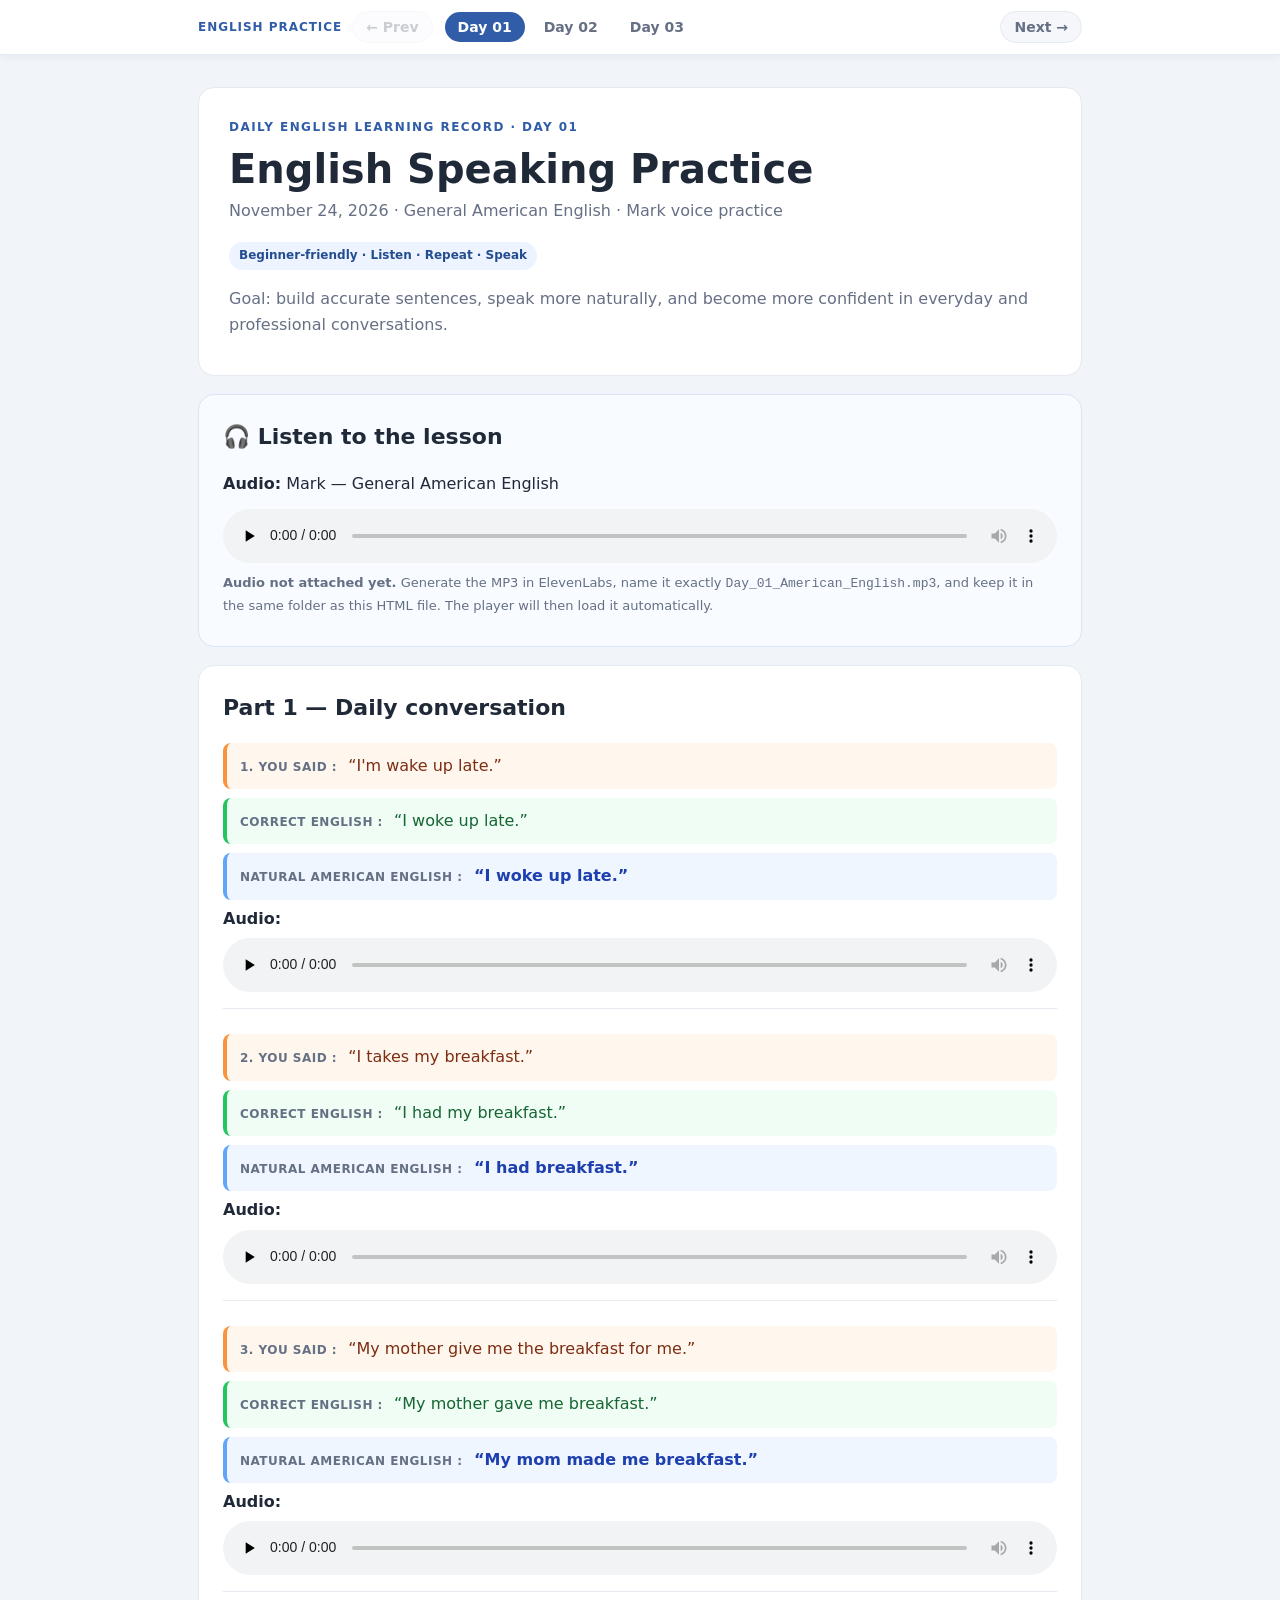
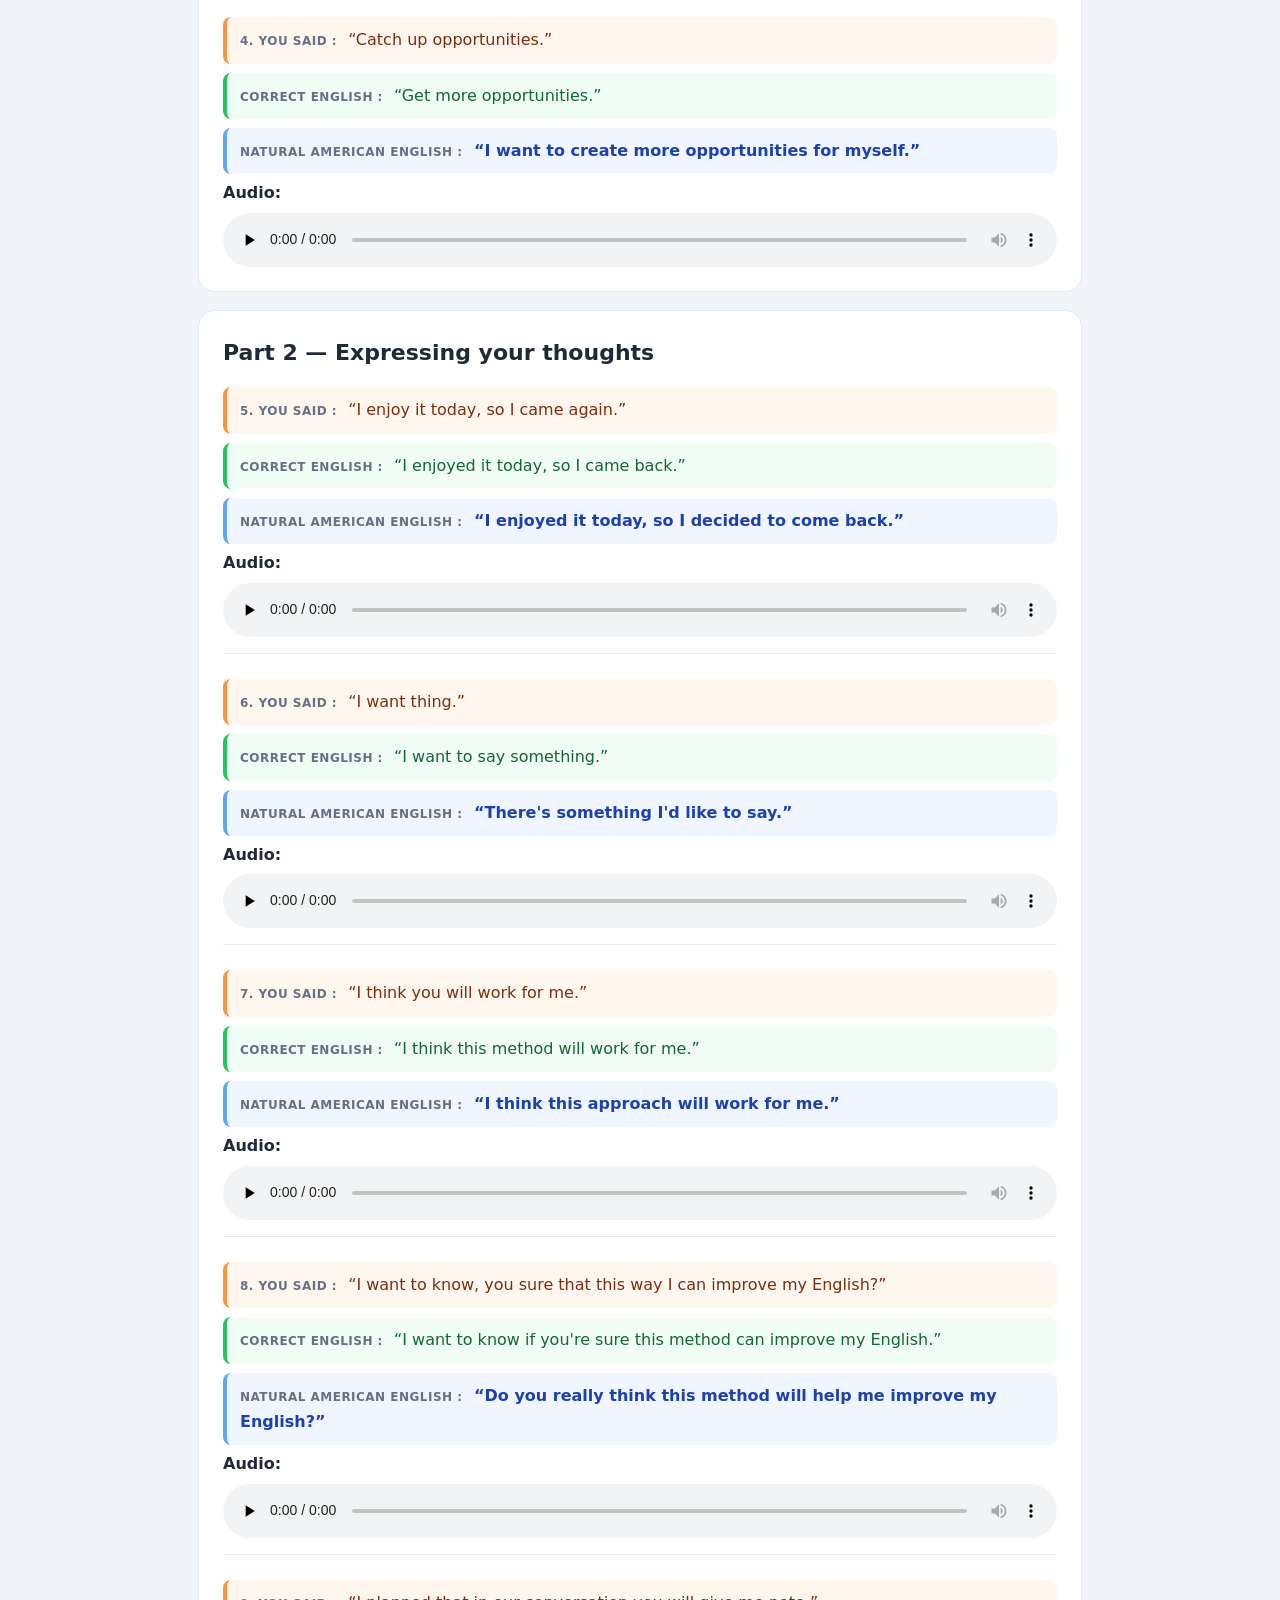
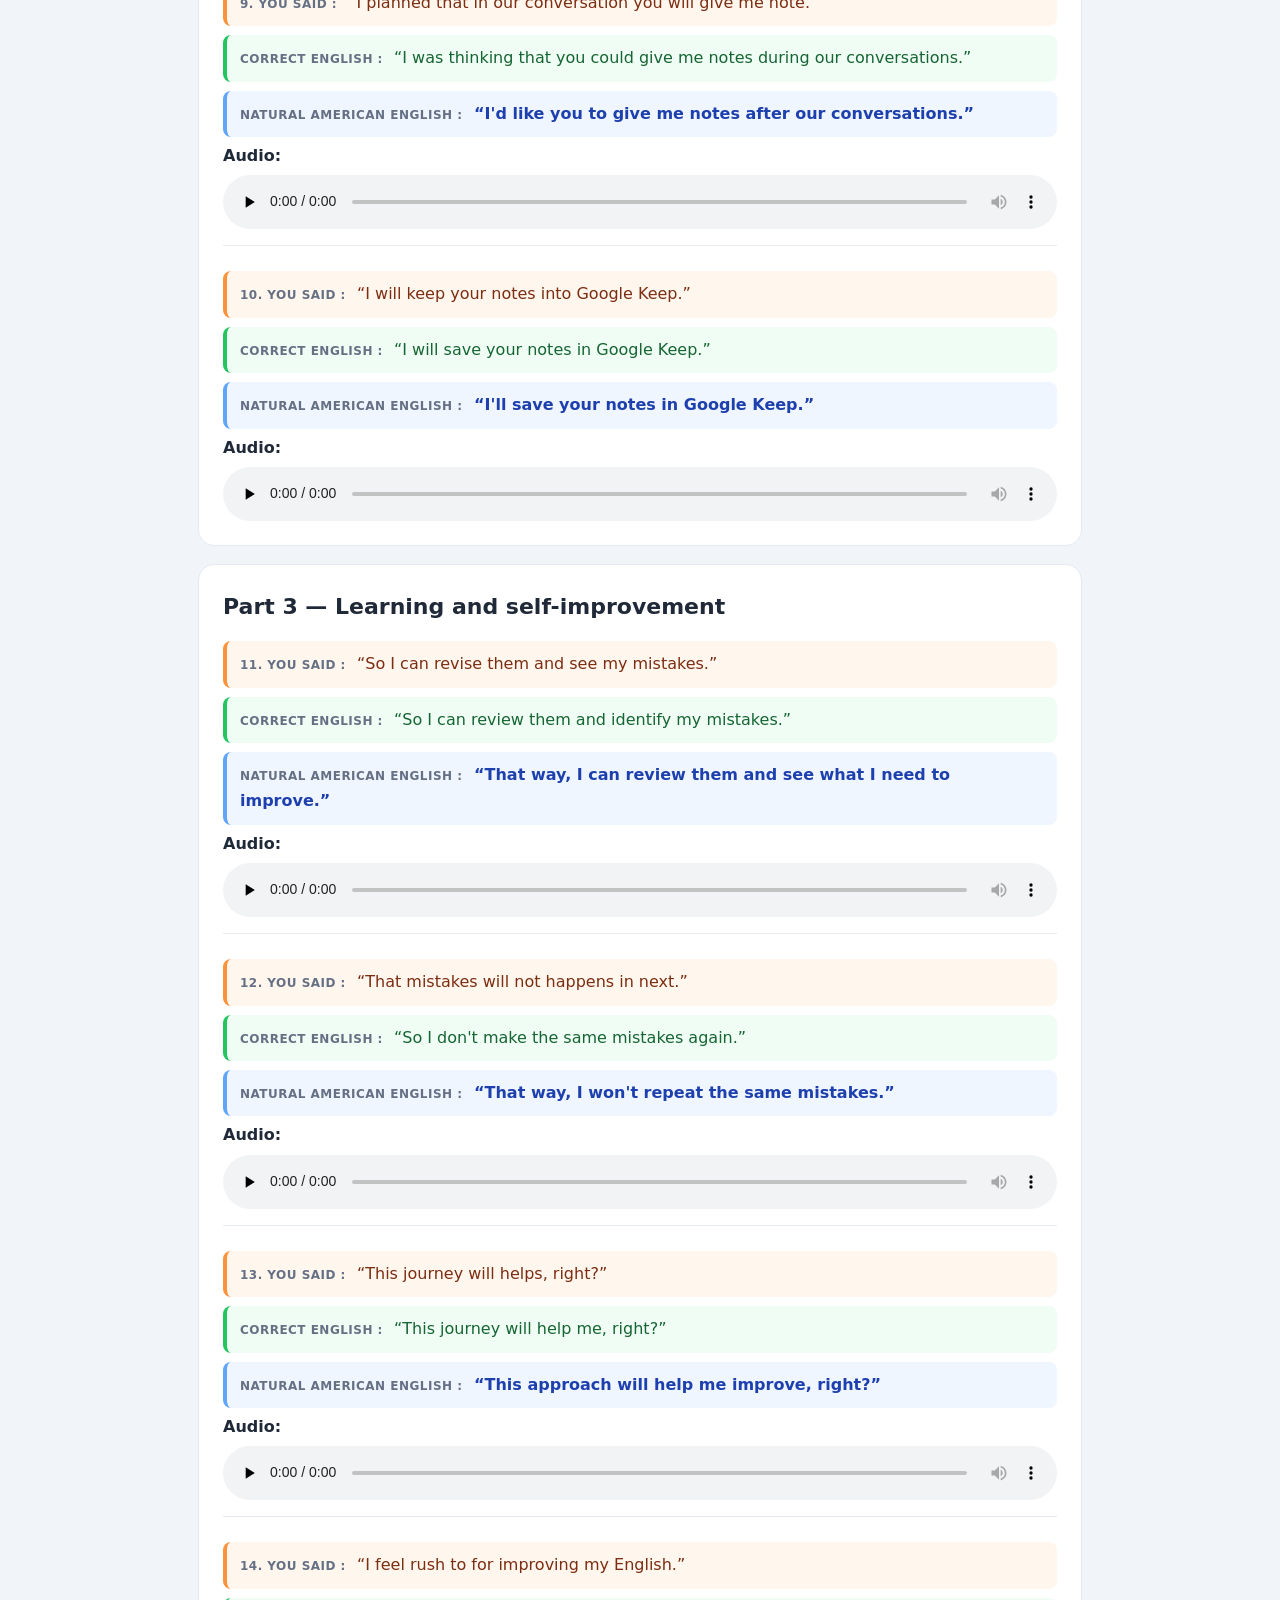
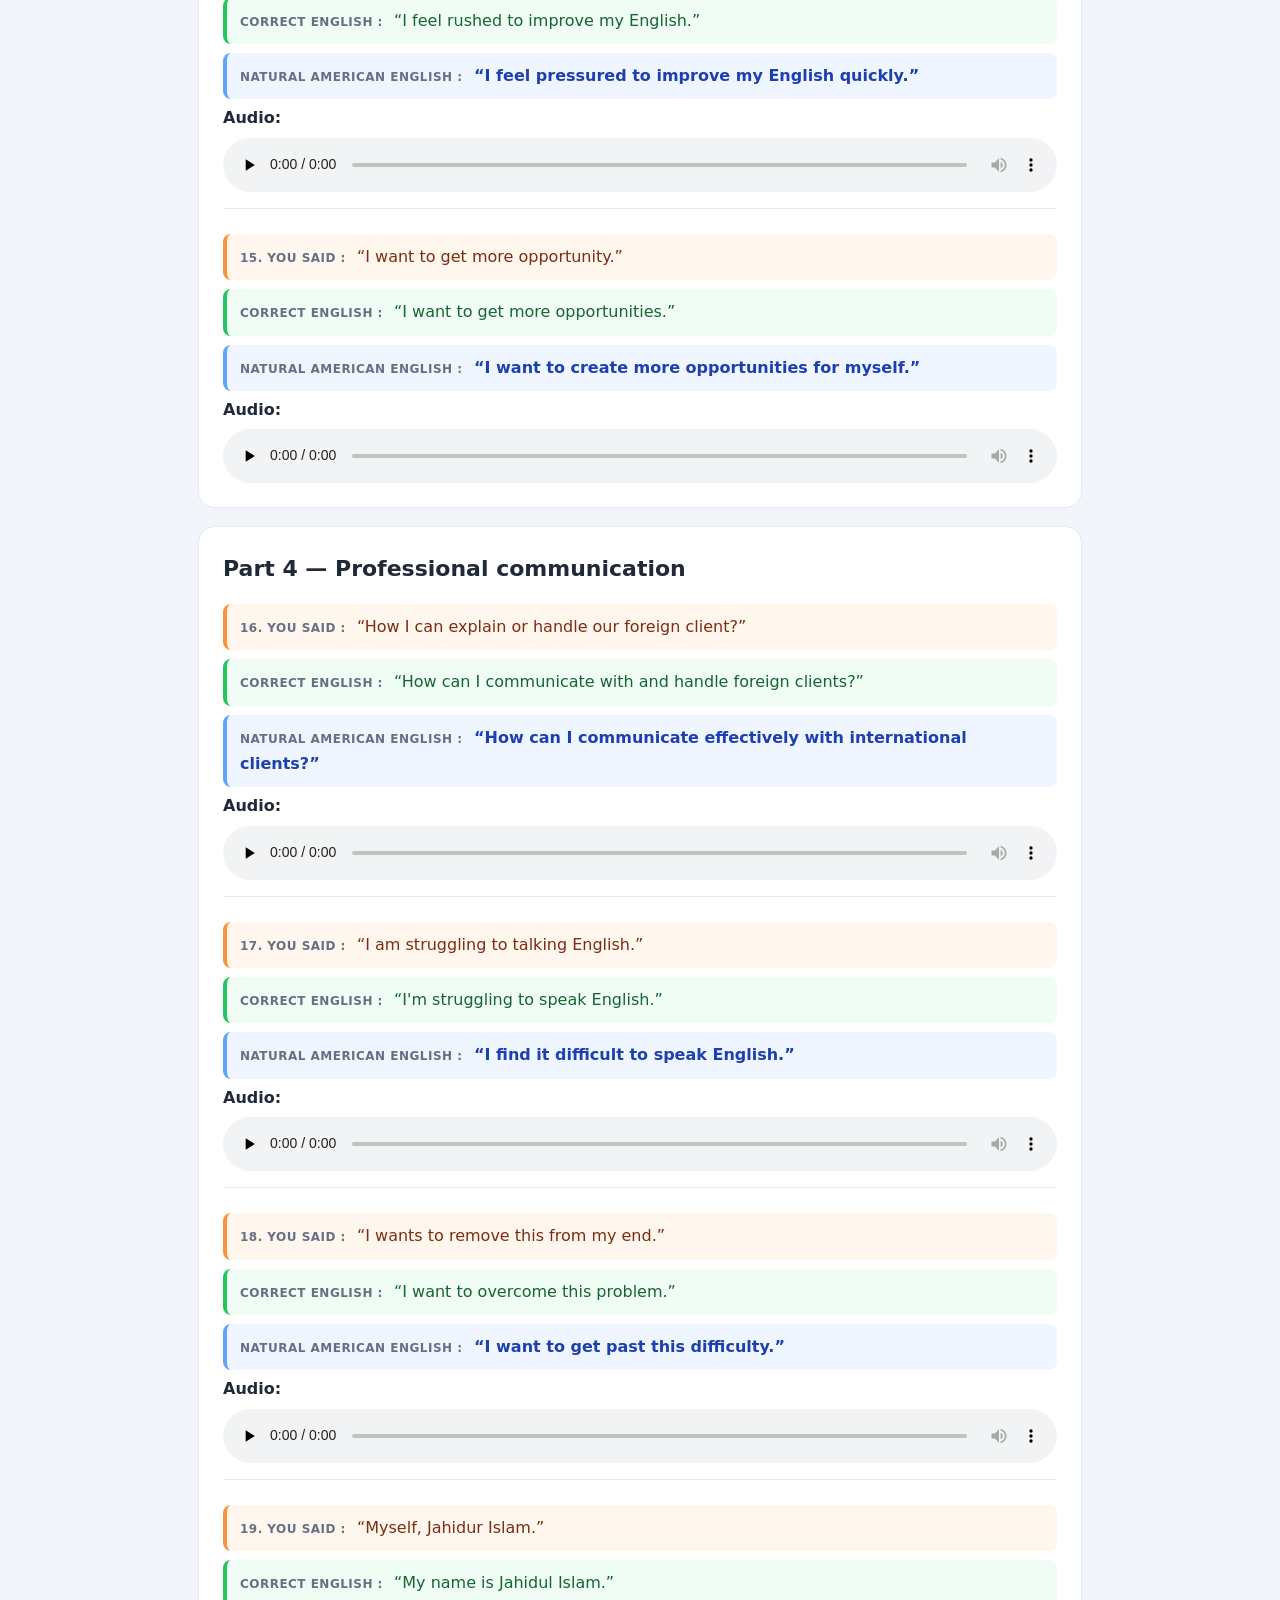
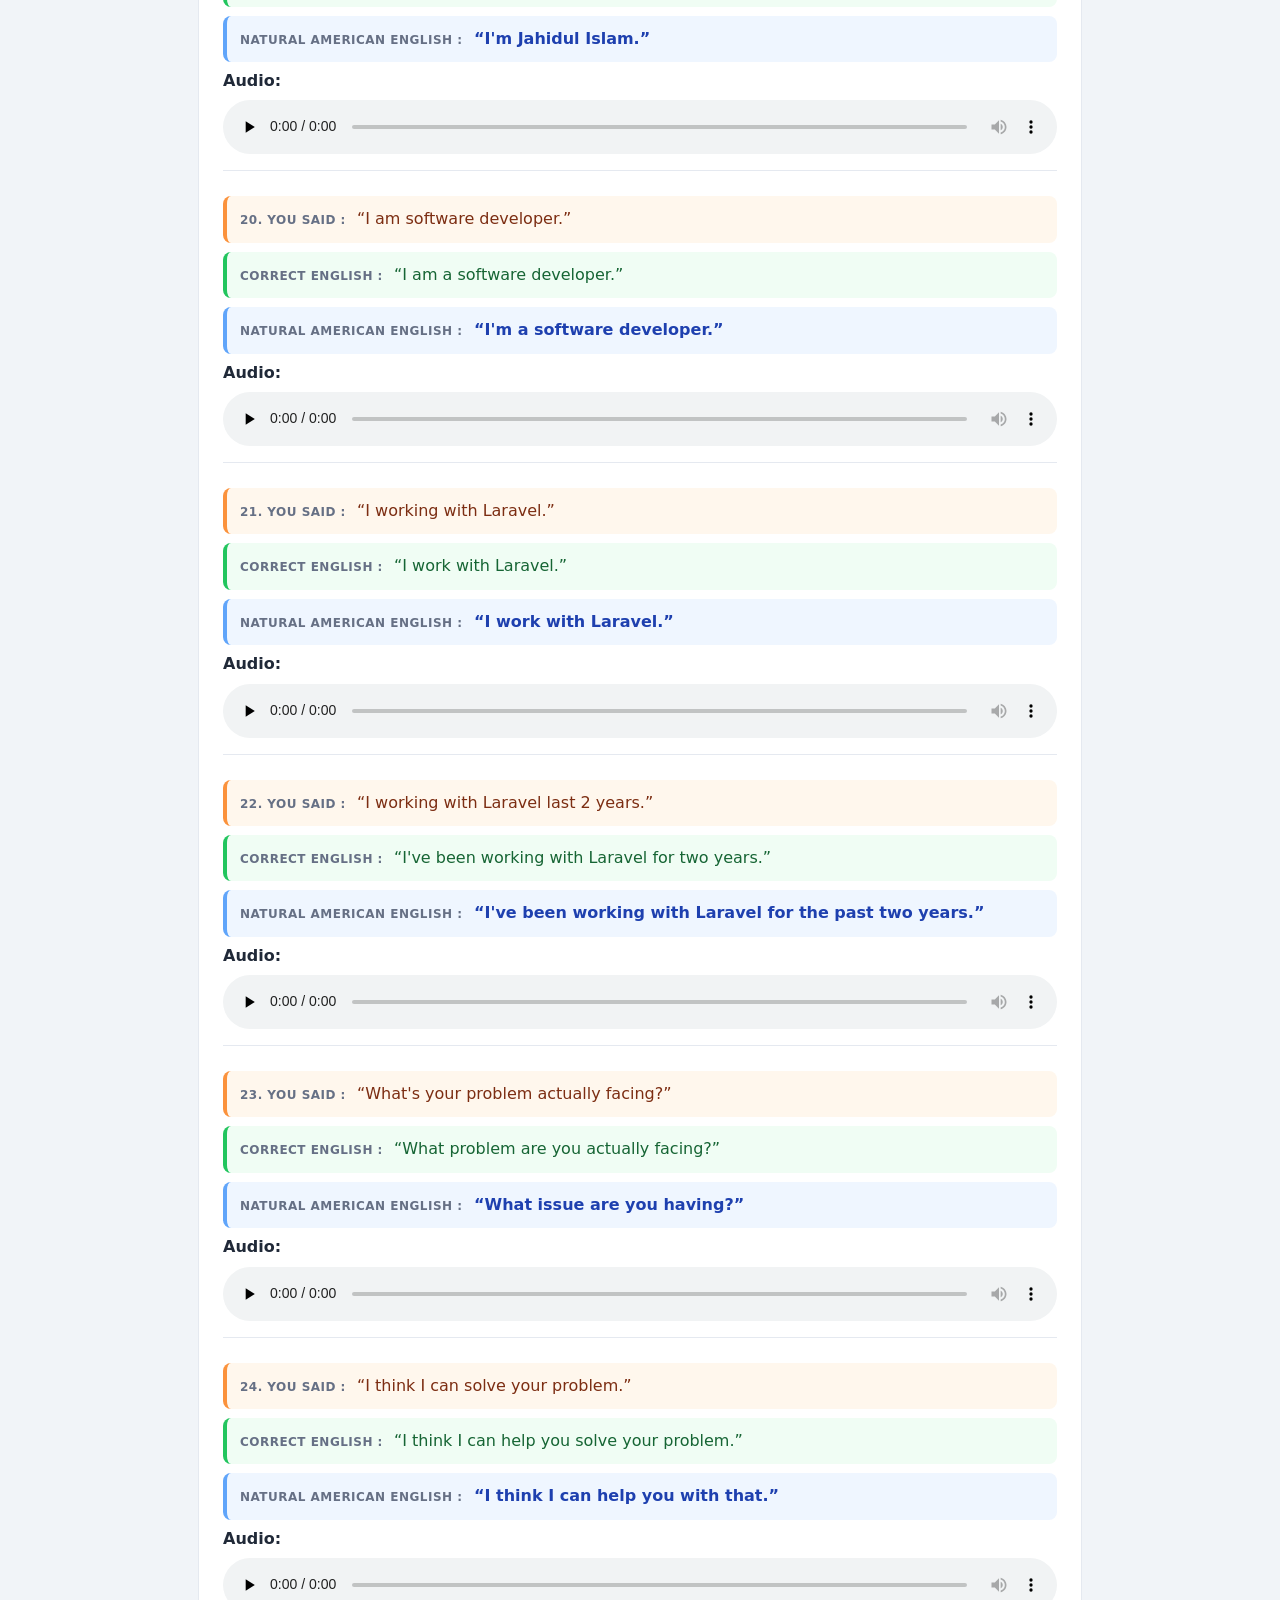
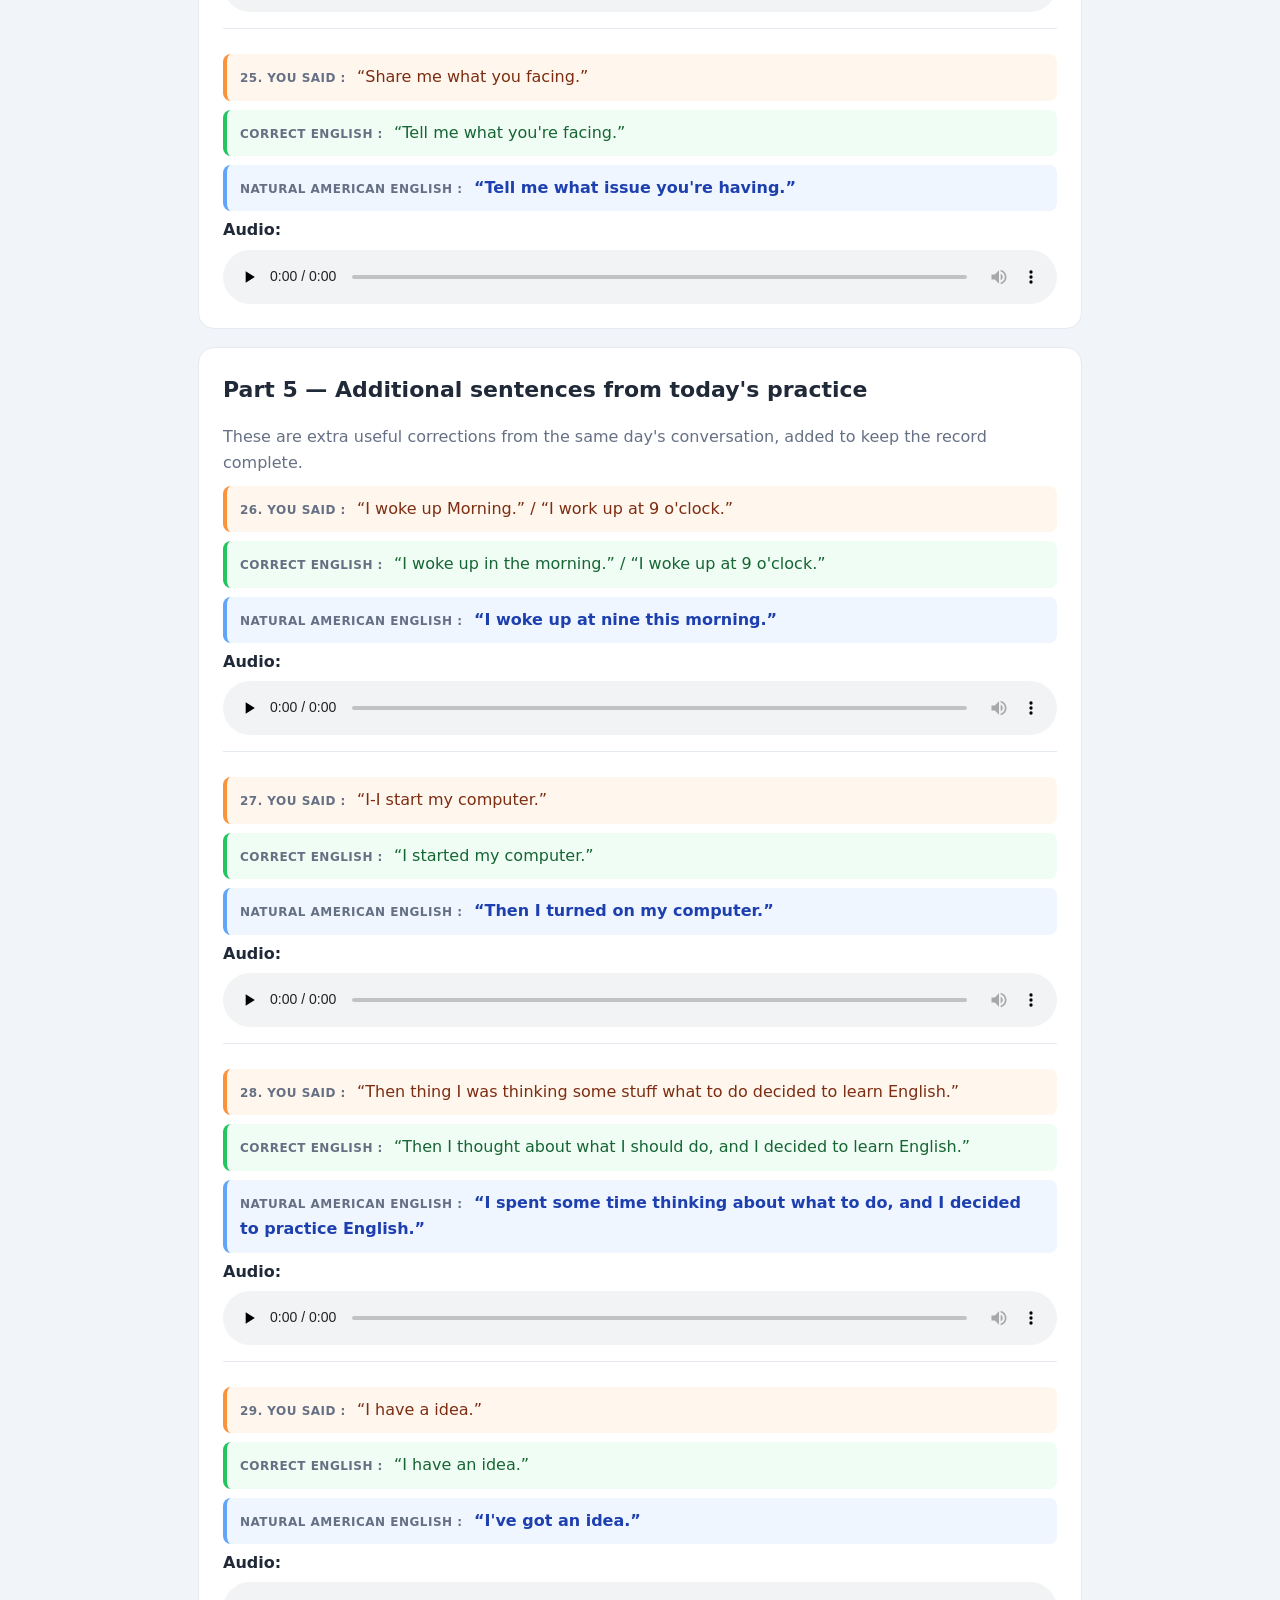
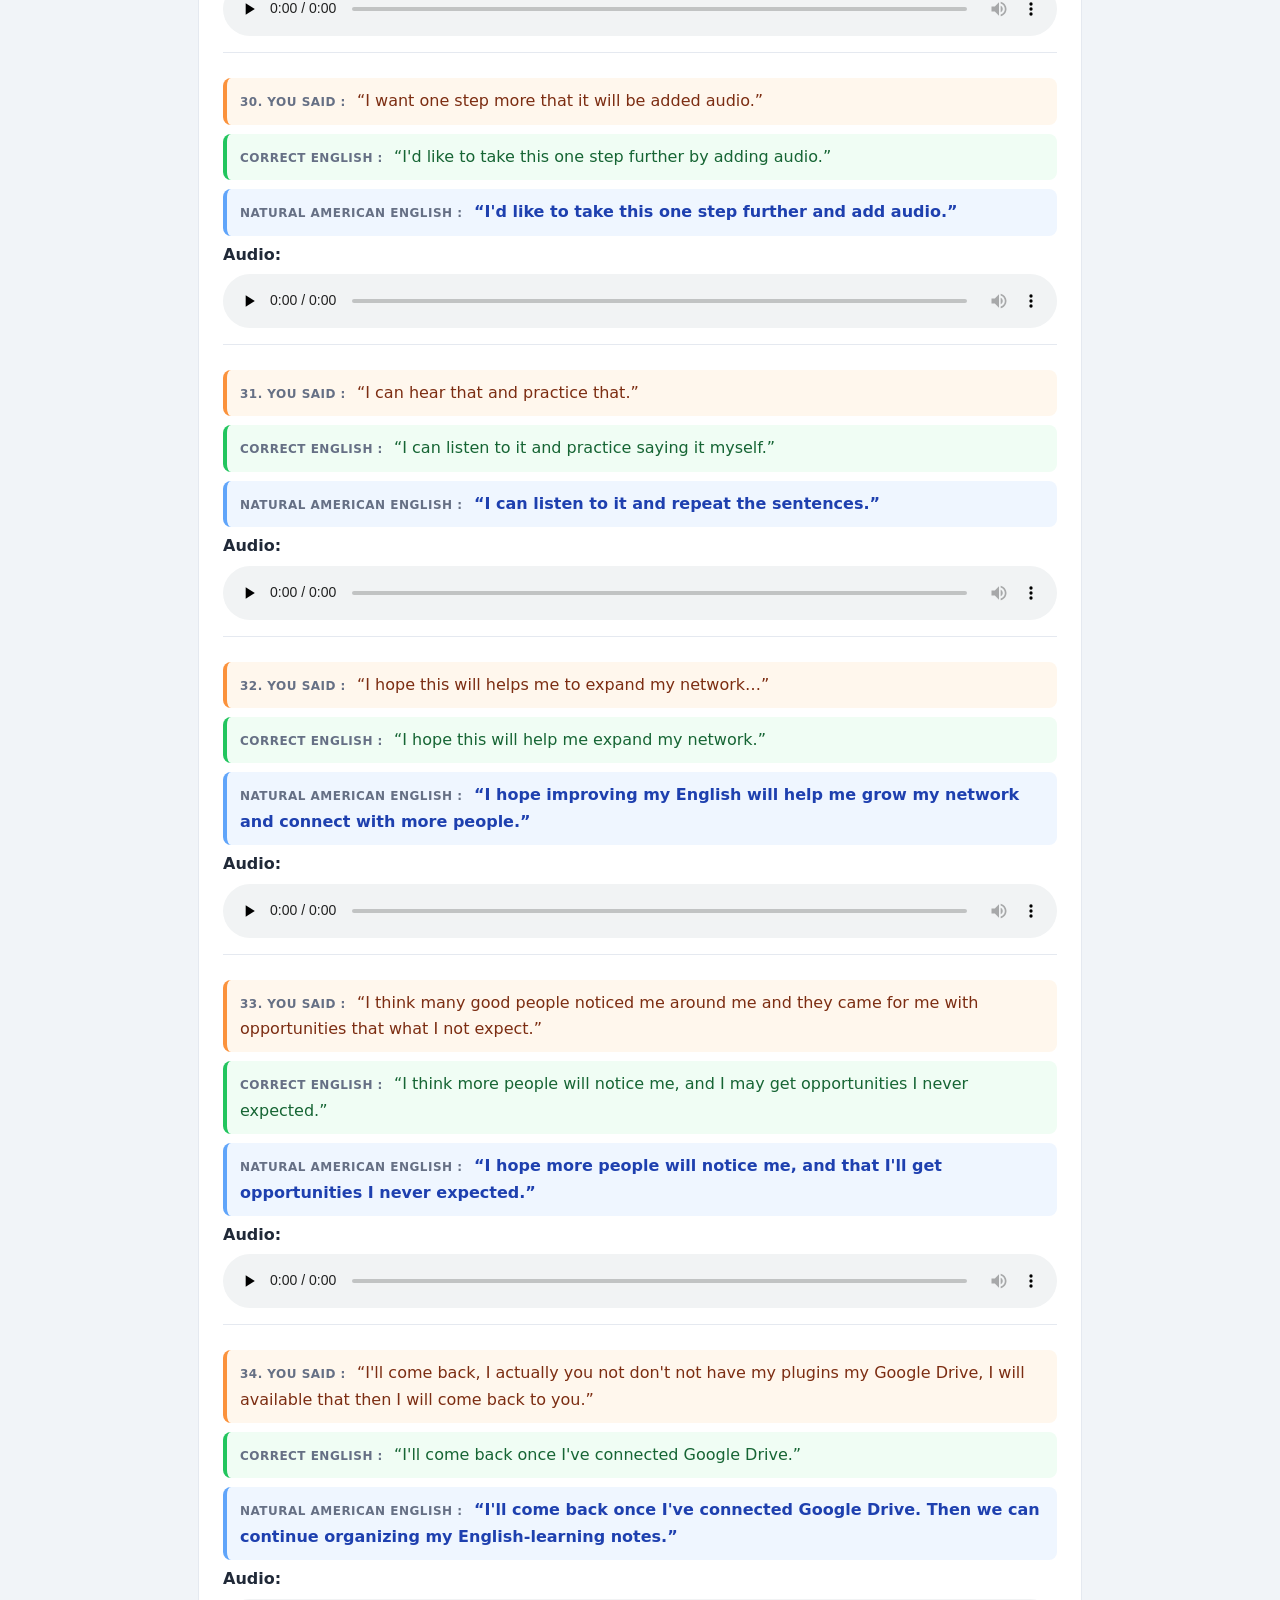
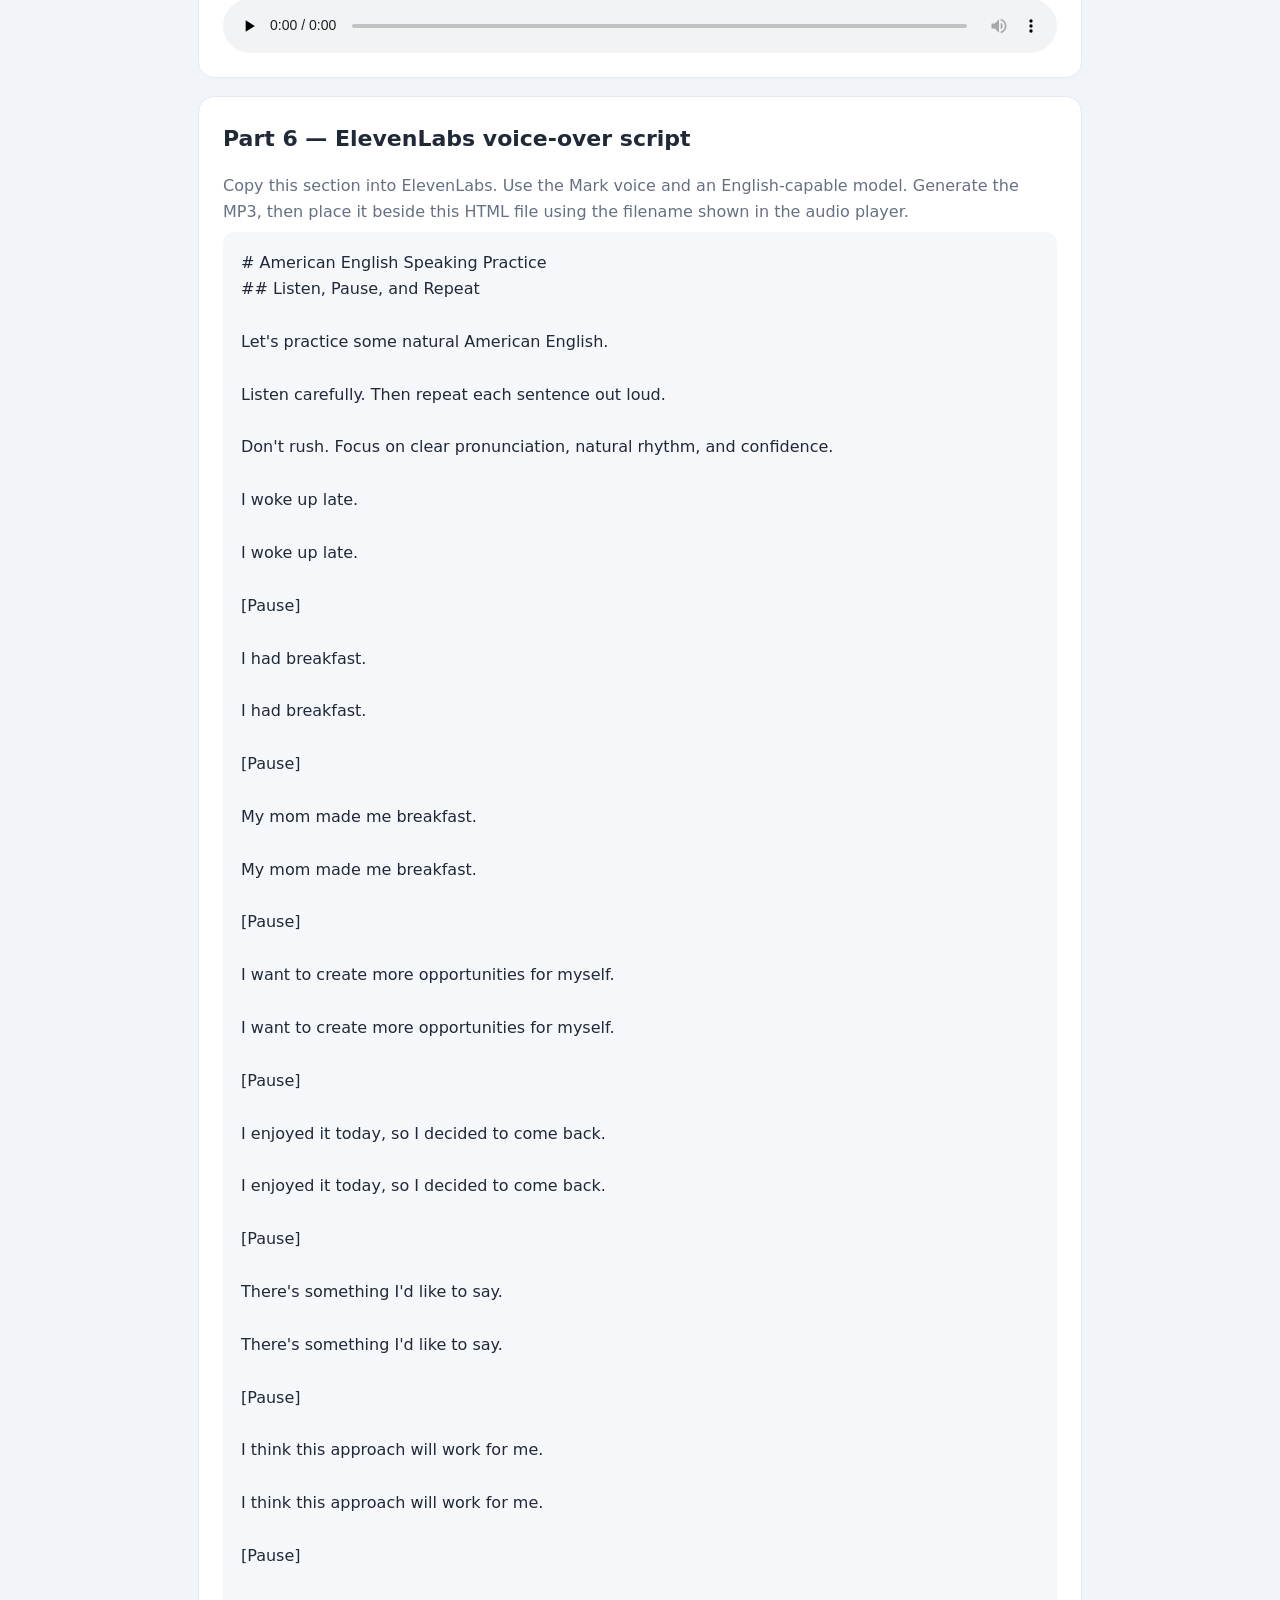
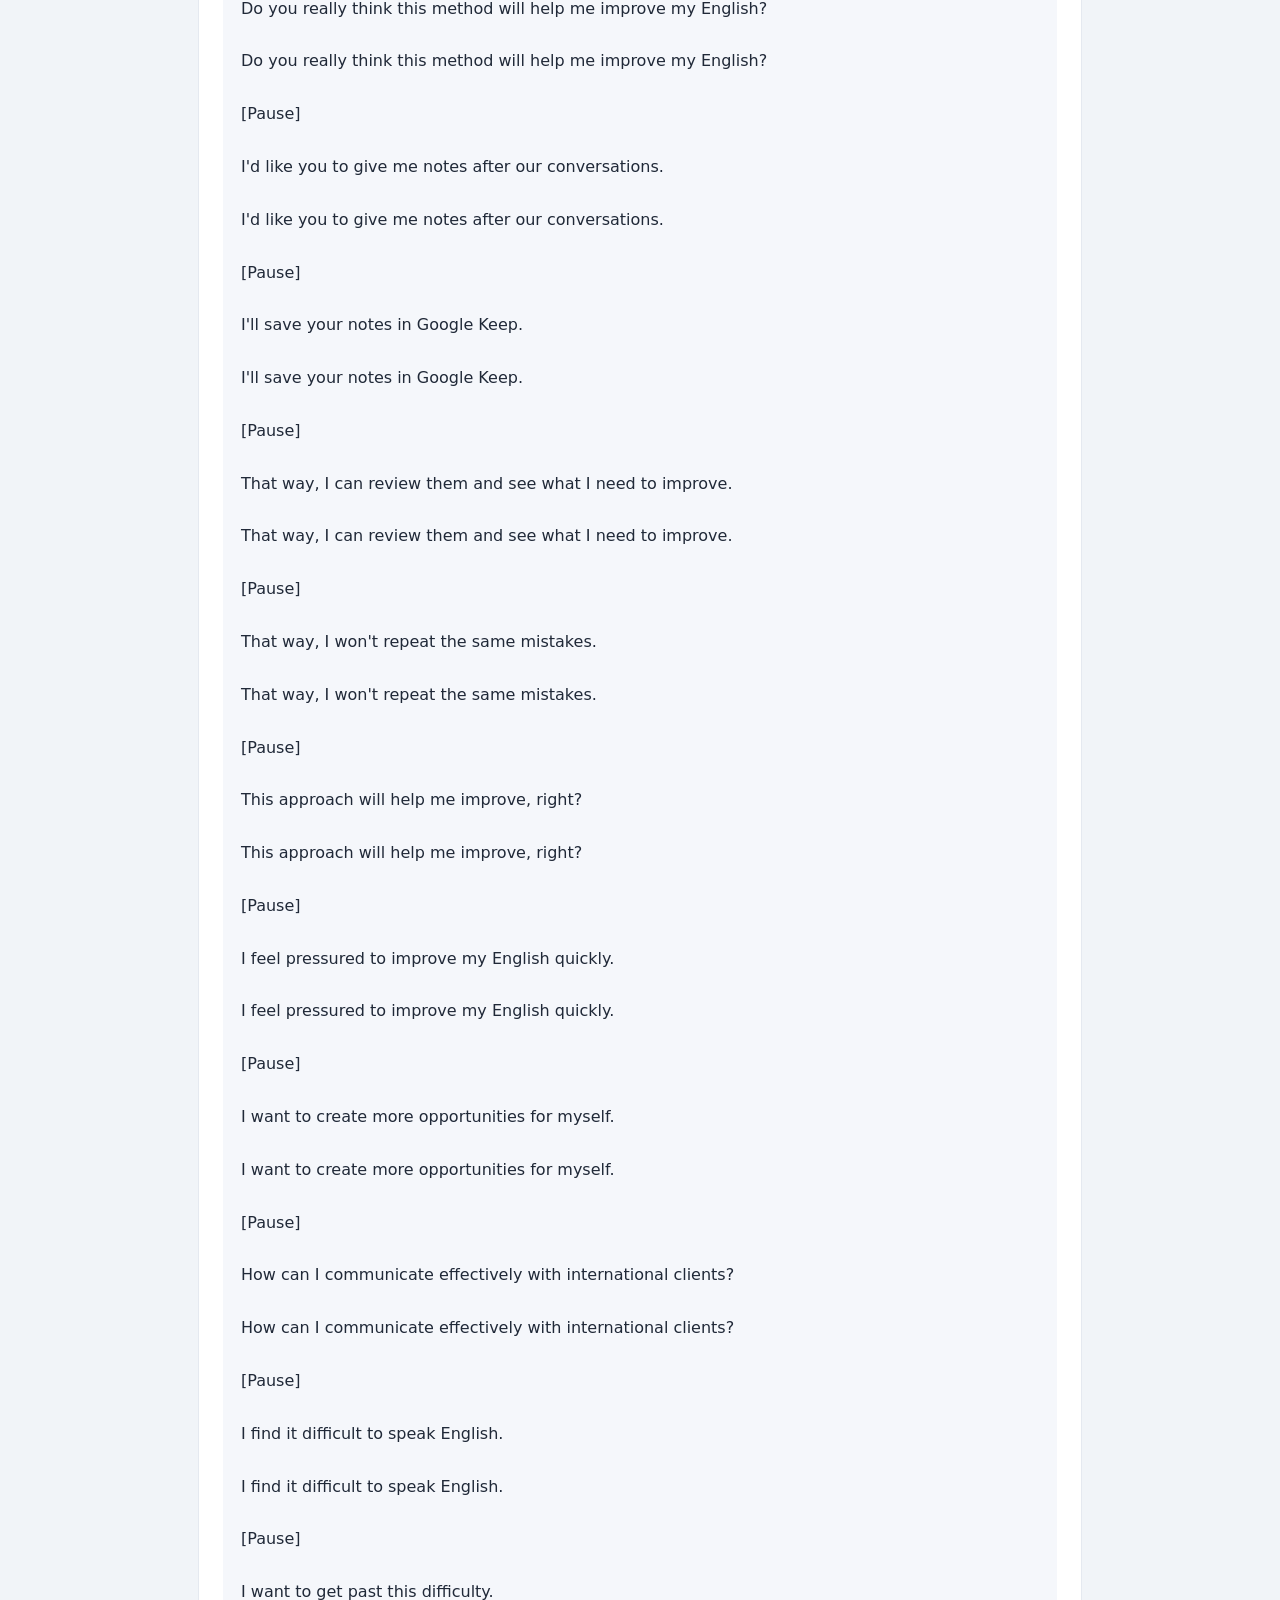
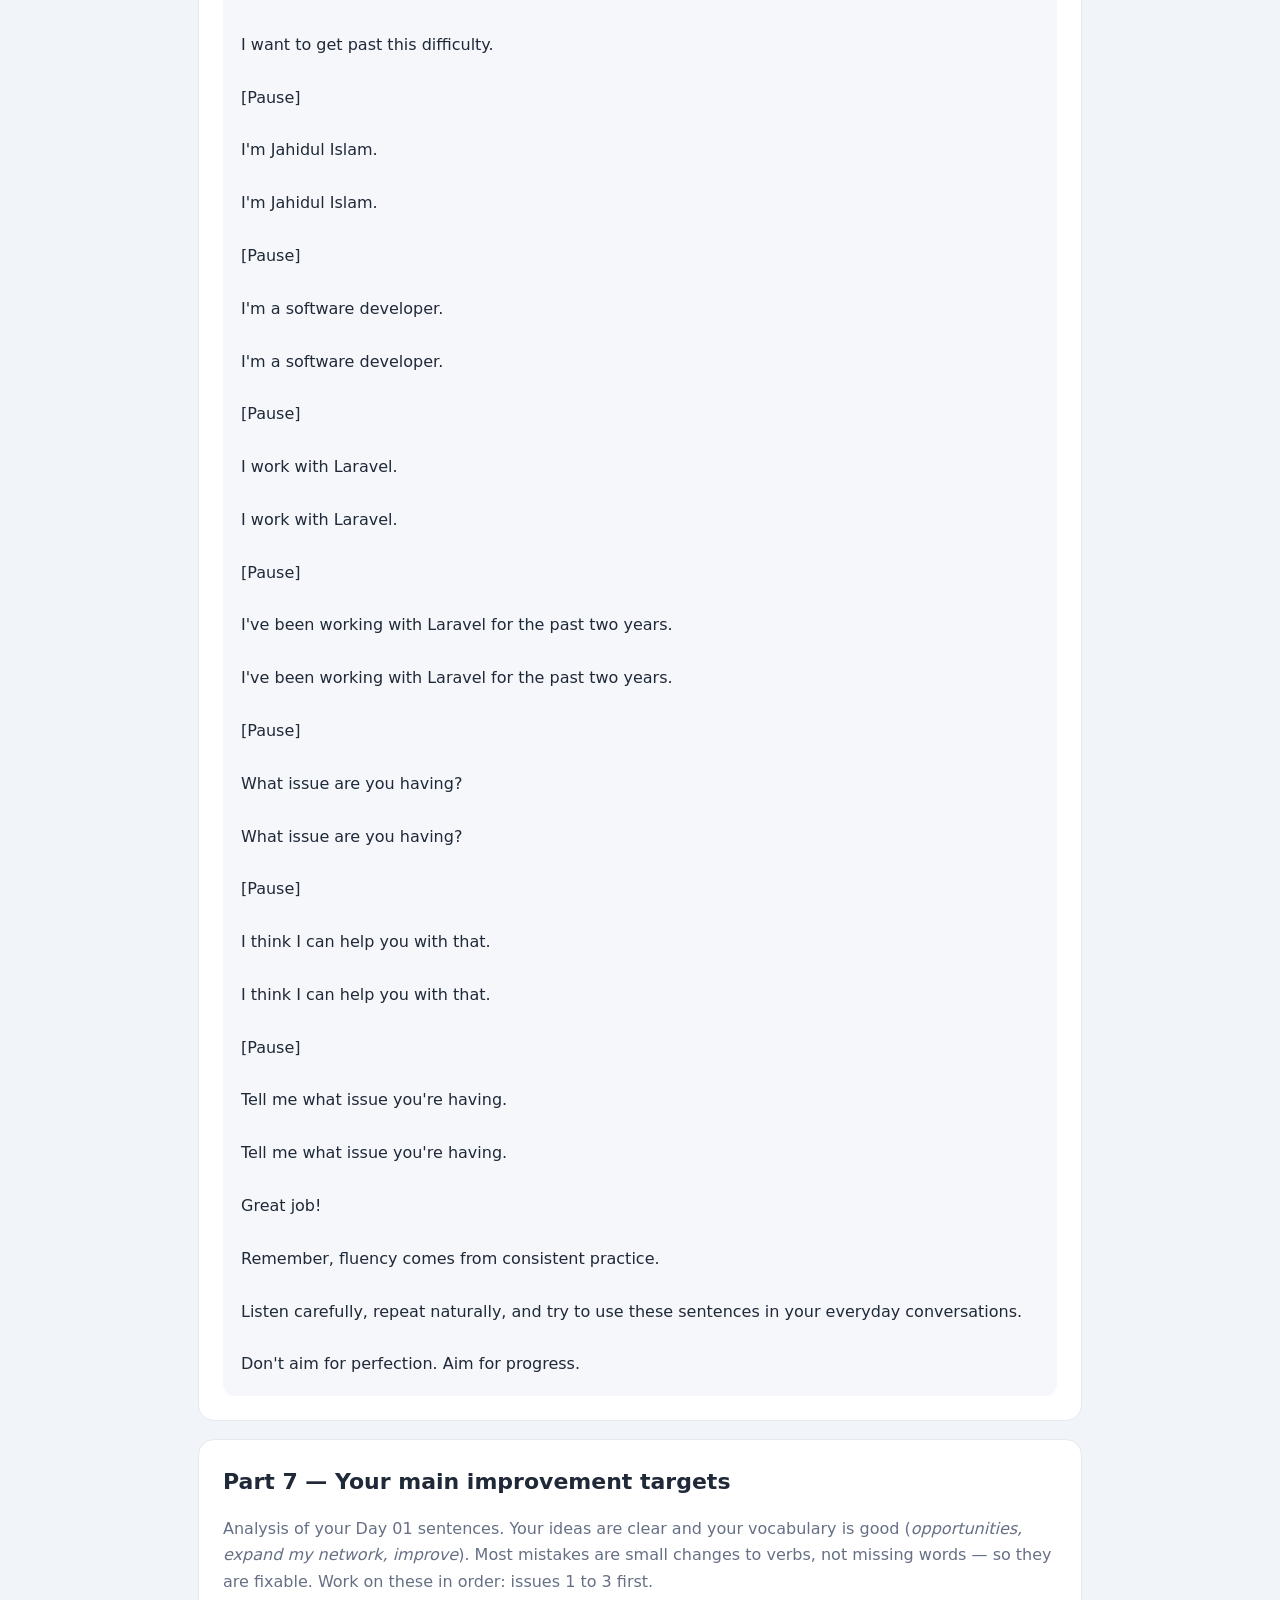
<file: index.html>
<!DOCTYPE html>
<html lang="en">
<head>
<meta charset="UTF-8">
<meta name="viewport" content="width=device-width, initial-scale=1.0">
<meta http-equiv="refresh" content="0; url=Day_01_English_Speaking_Practice.html">
<title>English Speaking Practice</title>
</head>
<body>
<p>Redirecting to <a href="Day_01_English_Speaking_Practice.html">Day 01</a>…</p>
</body>
</html>
</file>
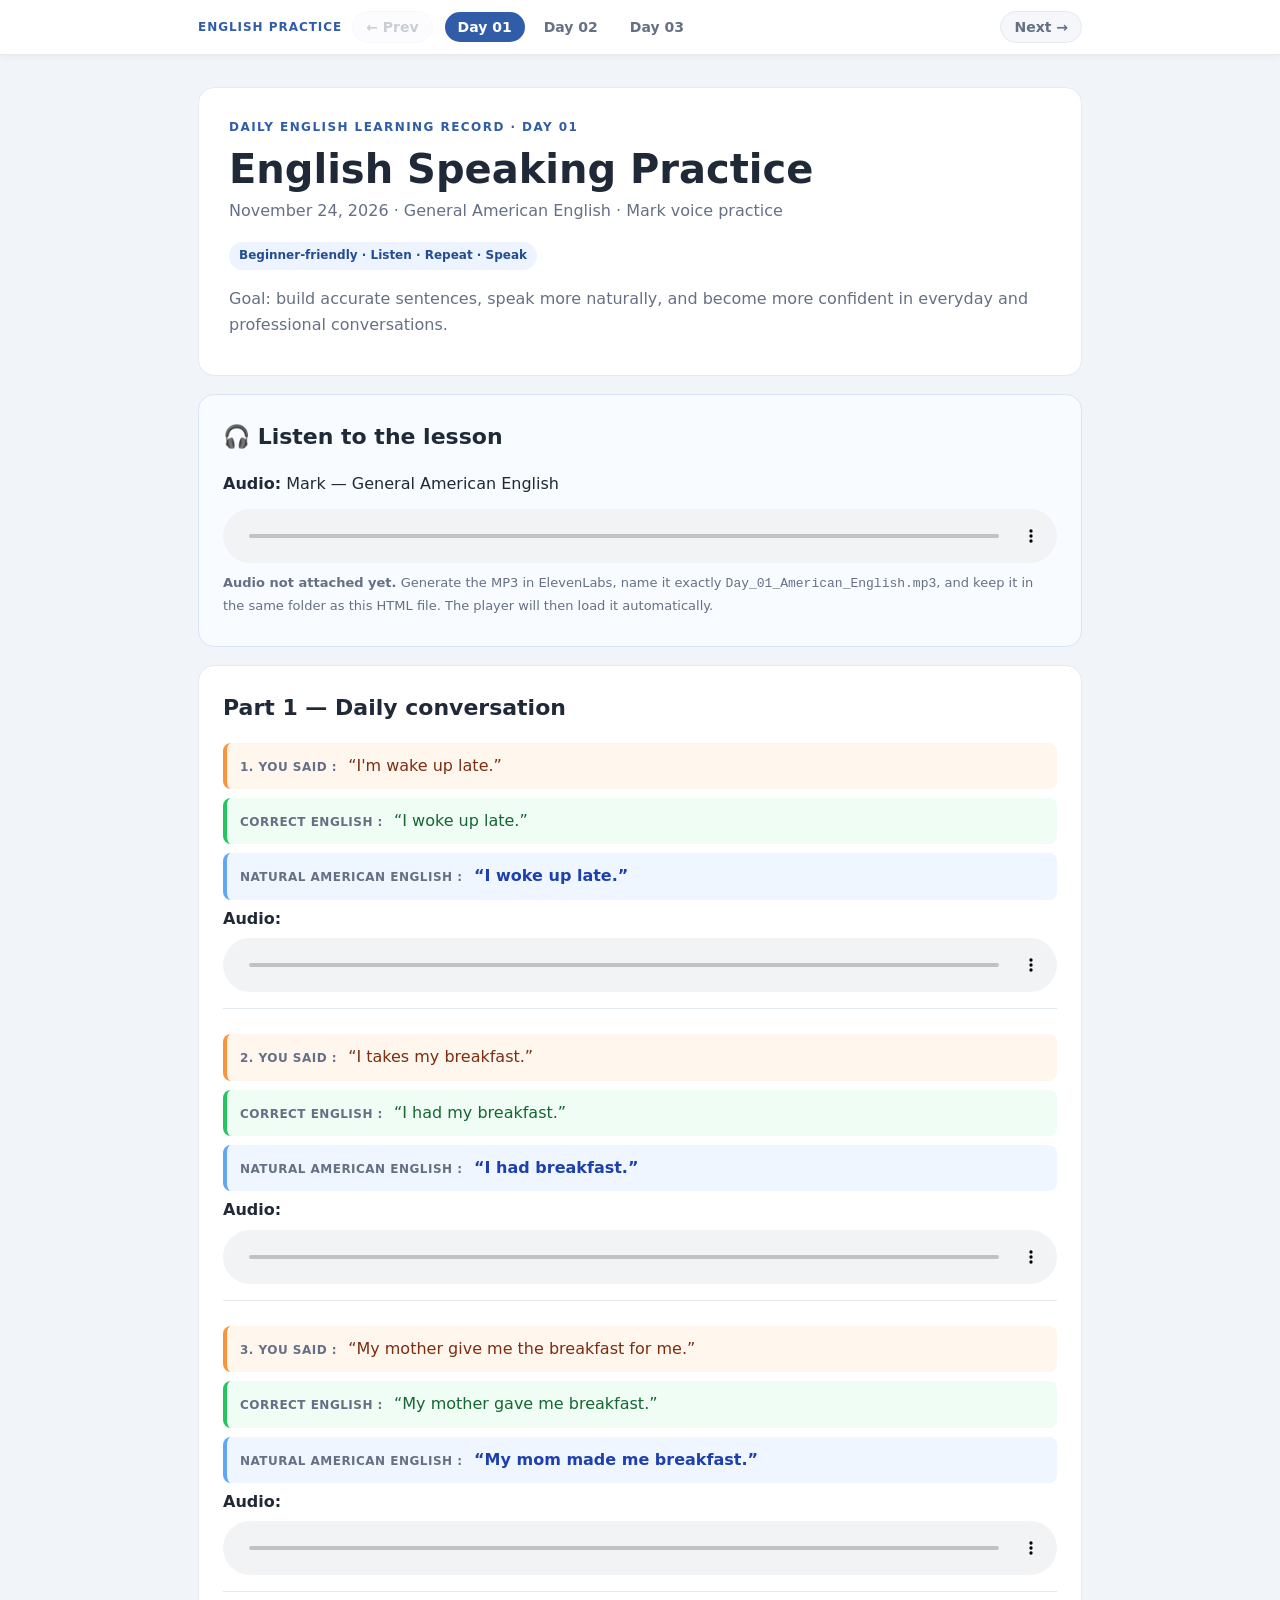
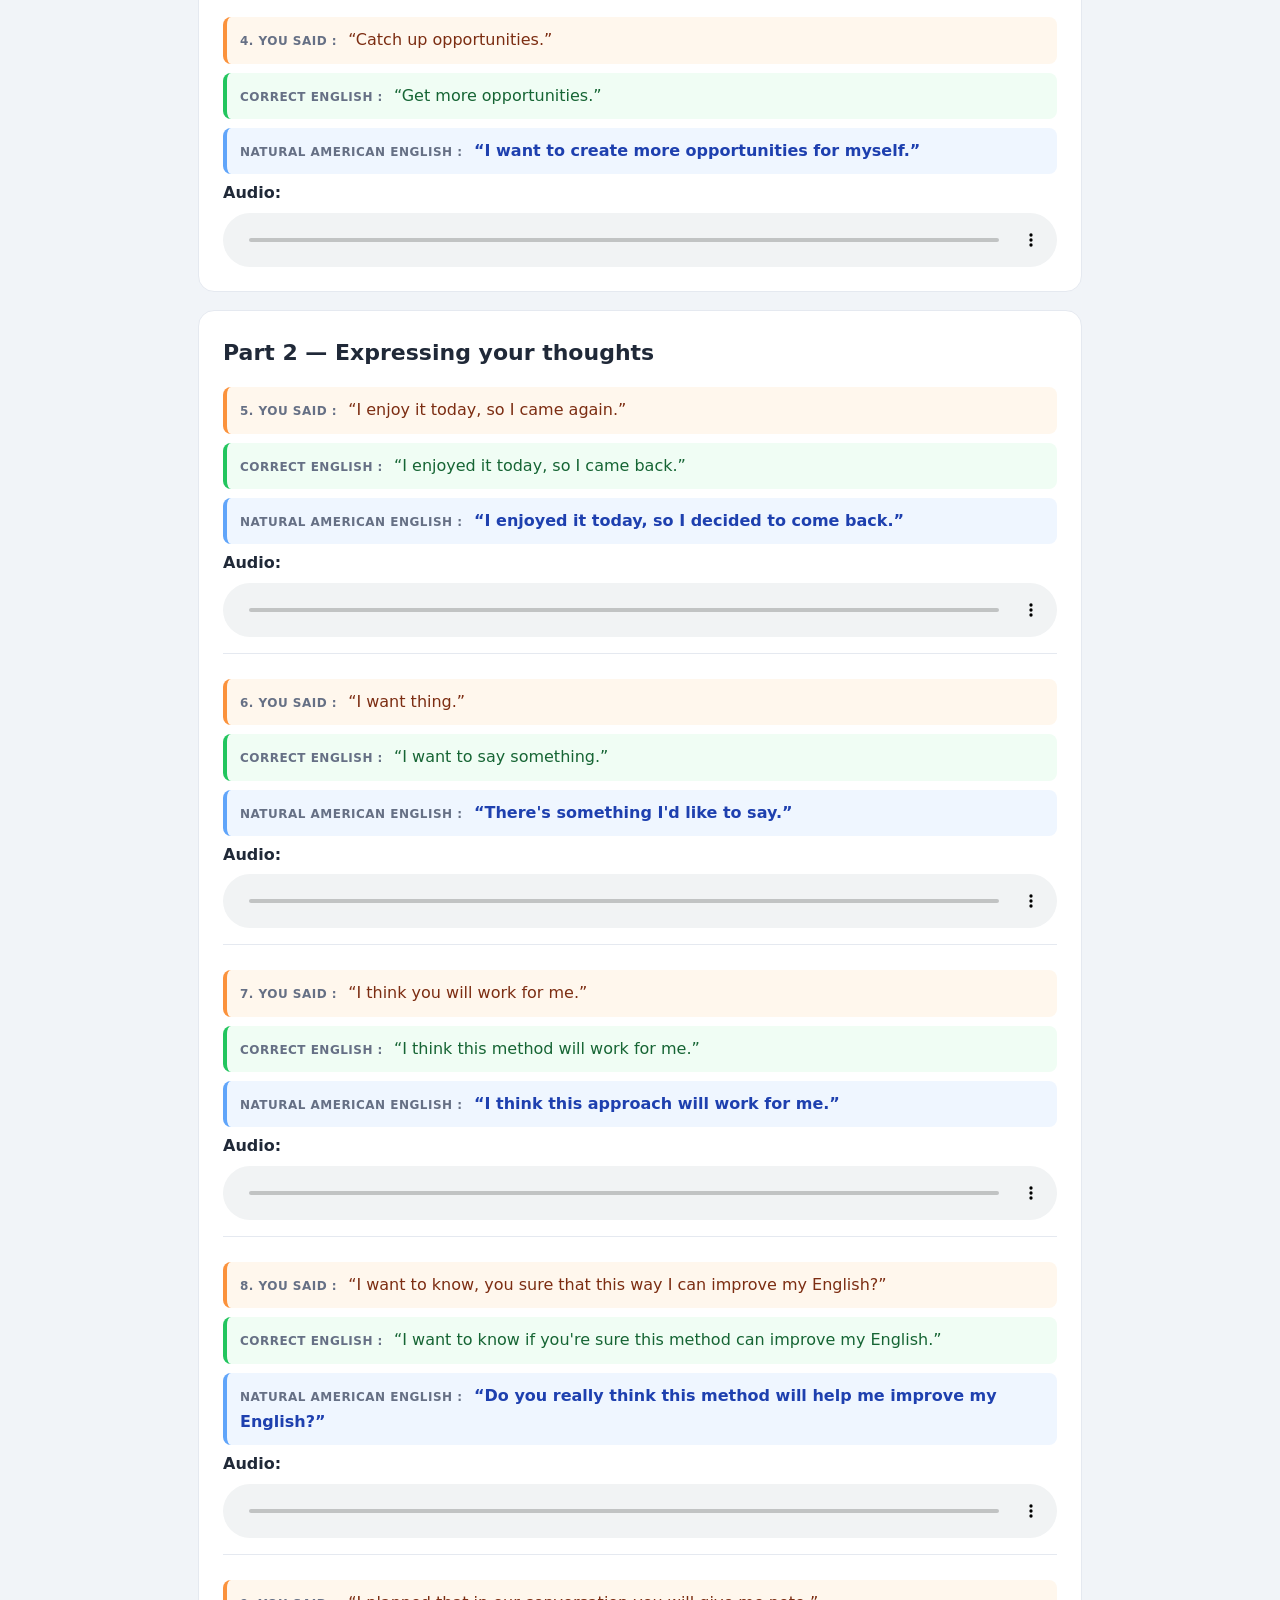
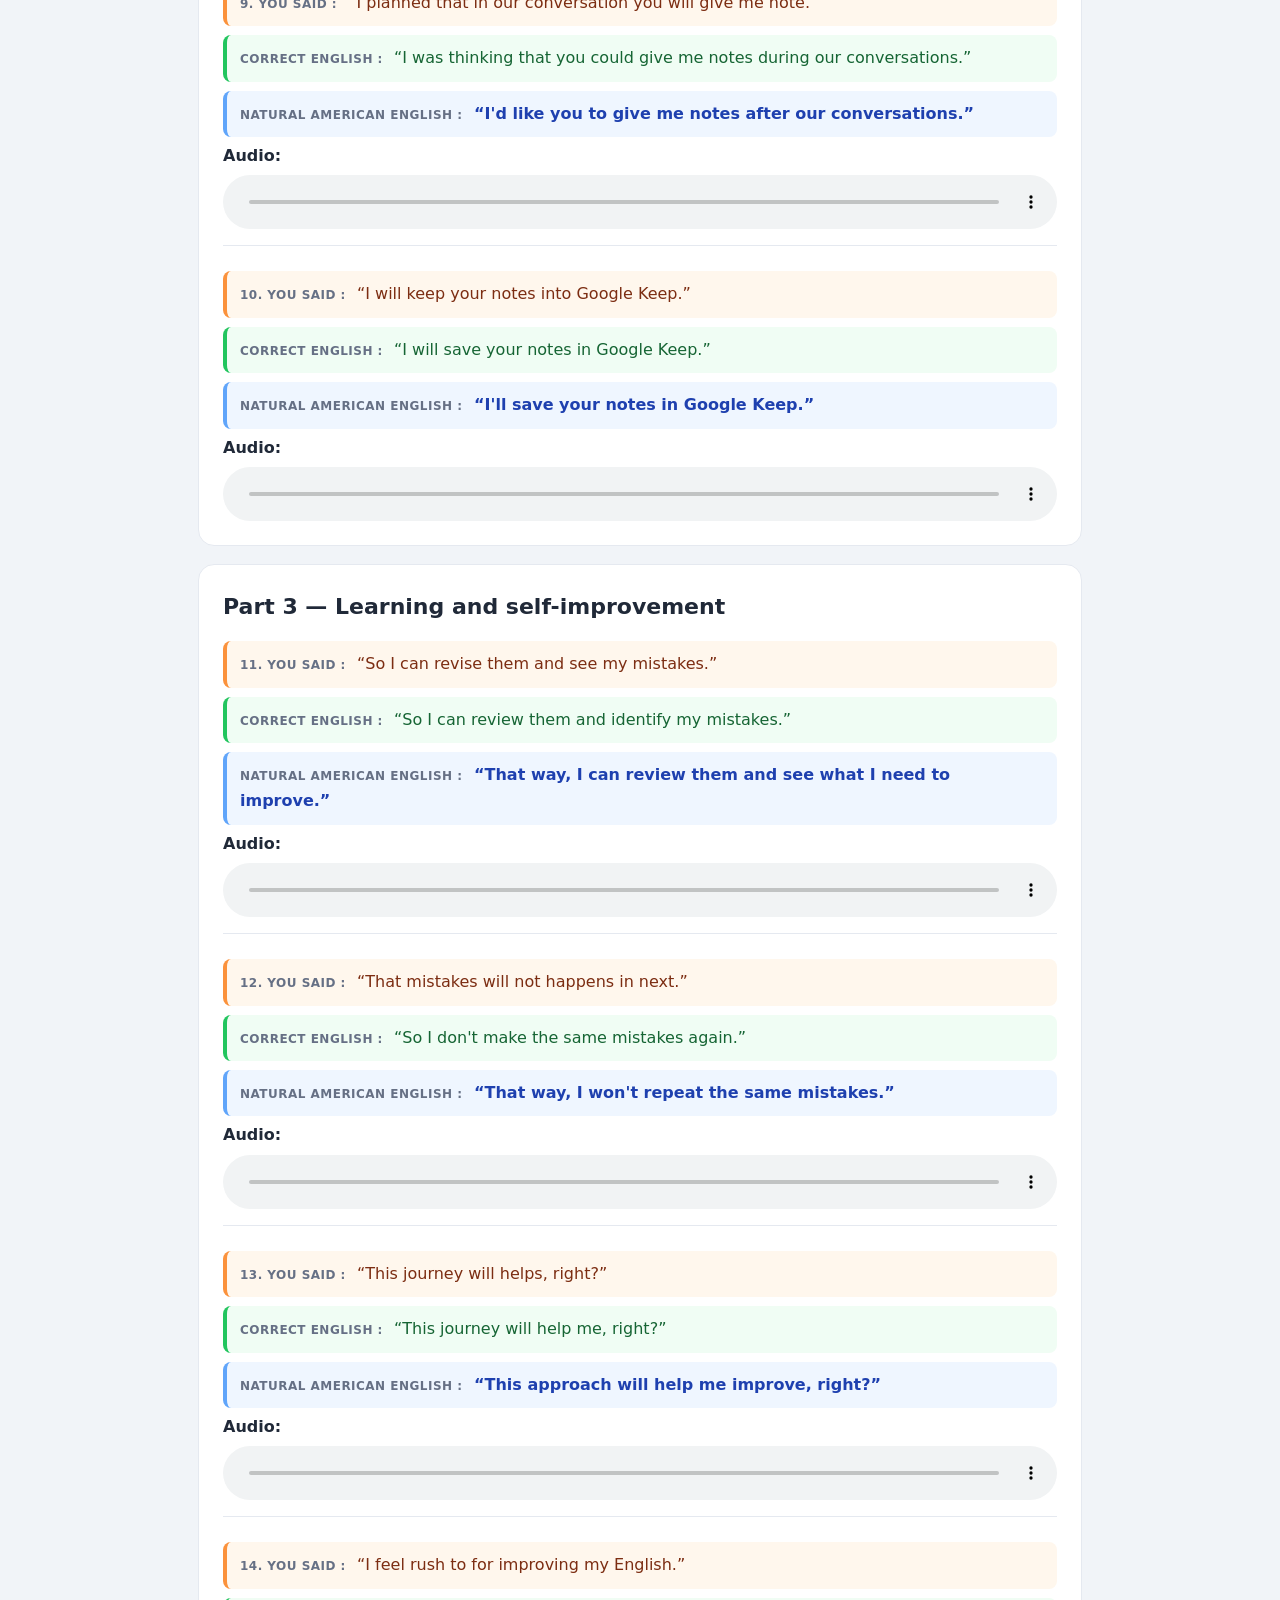
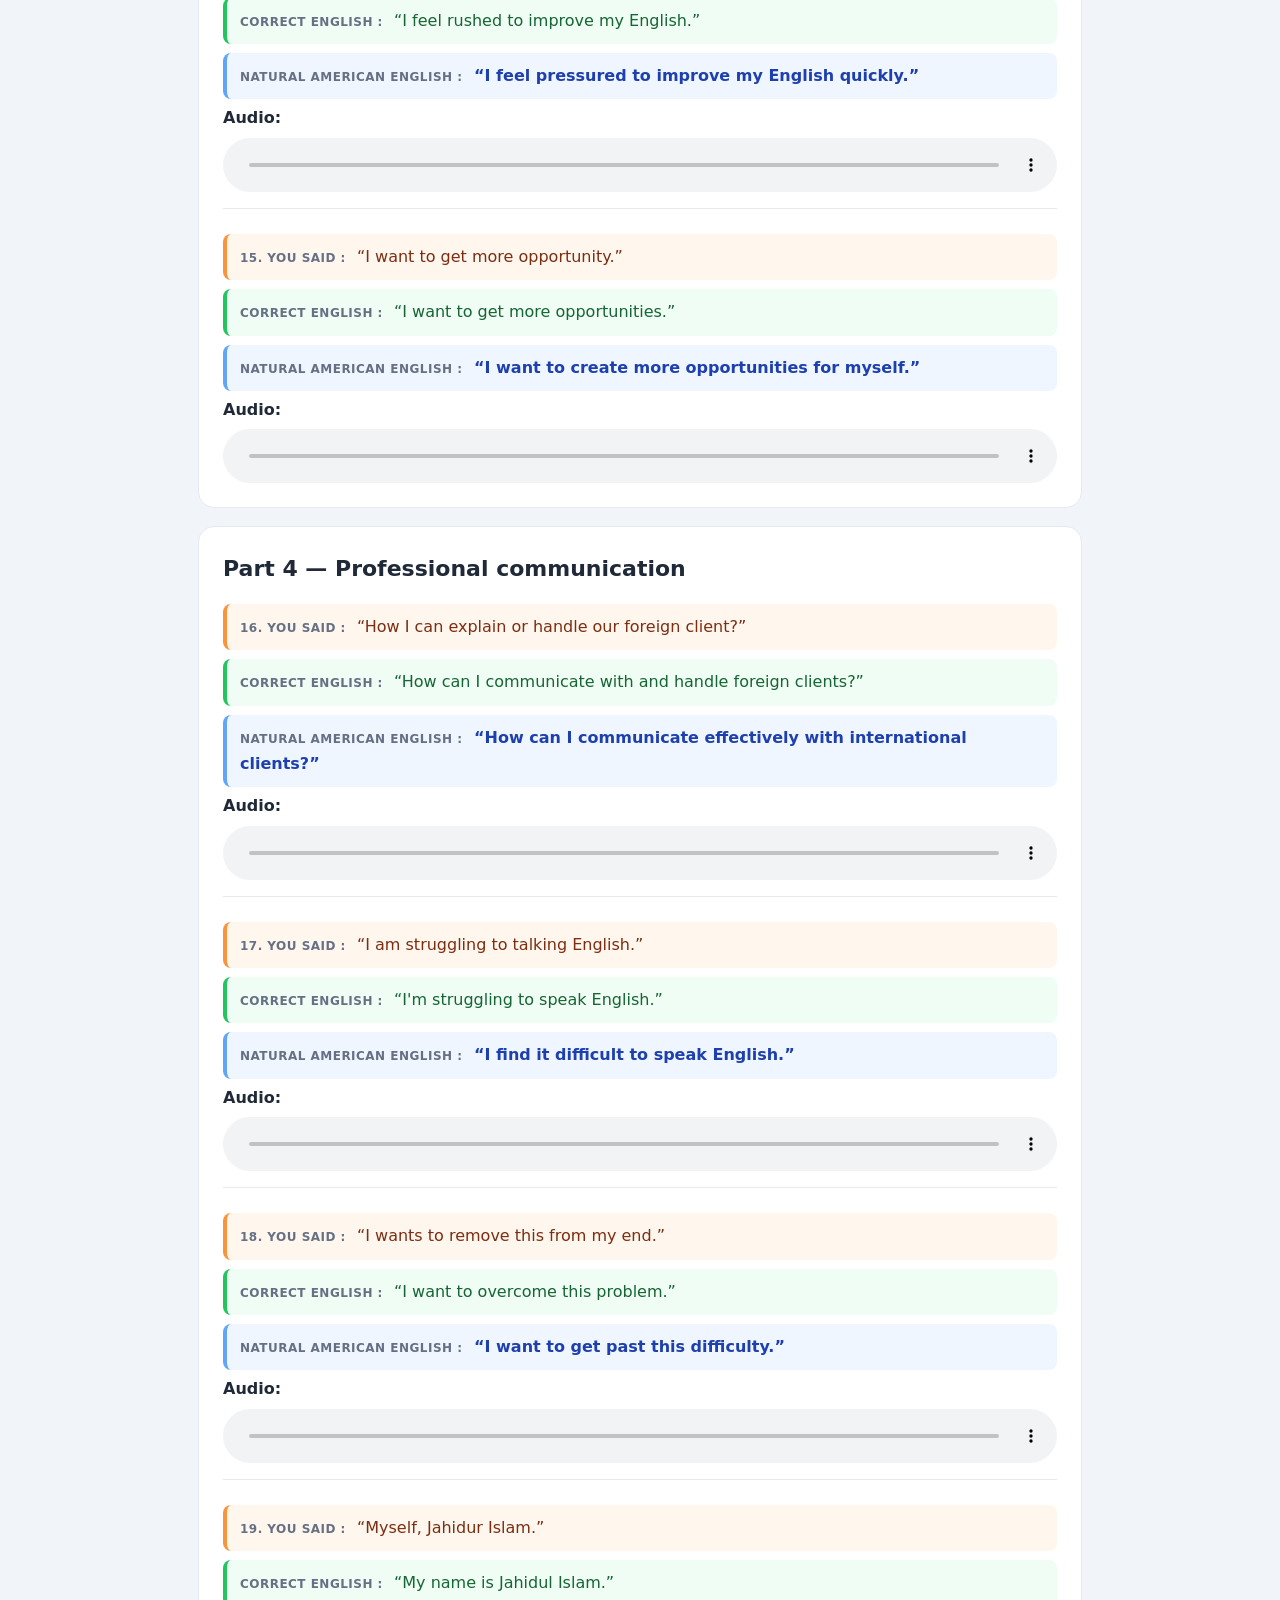
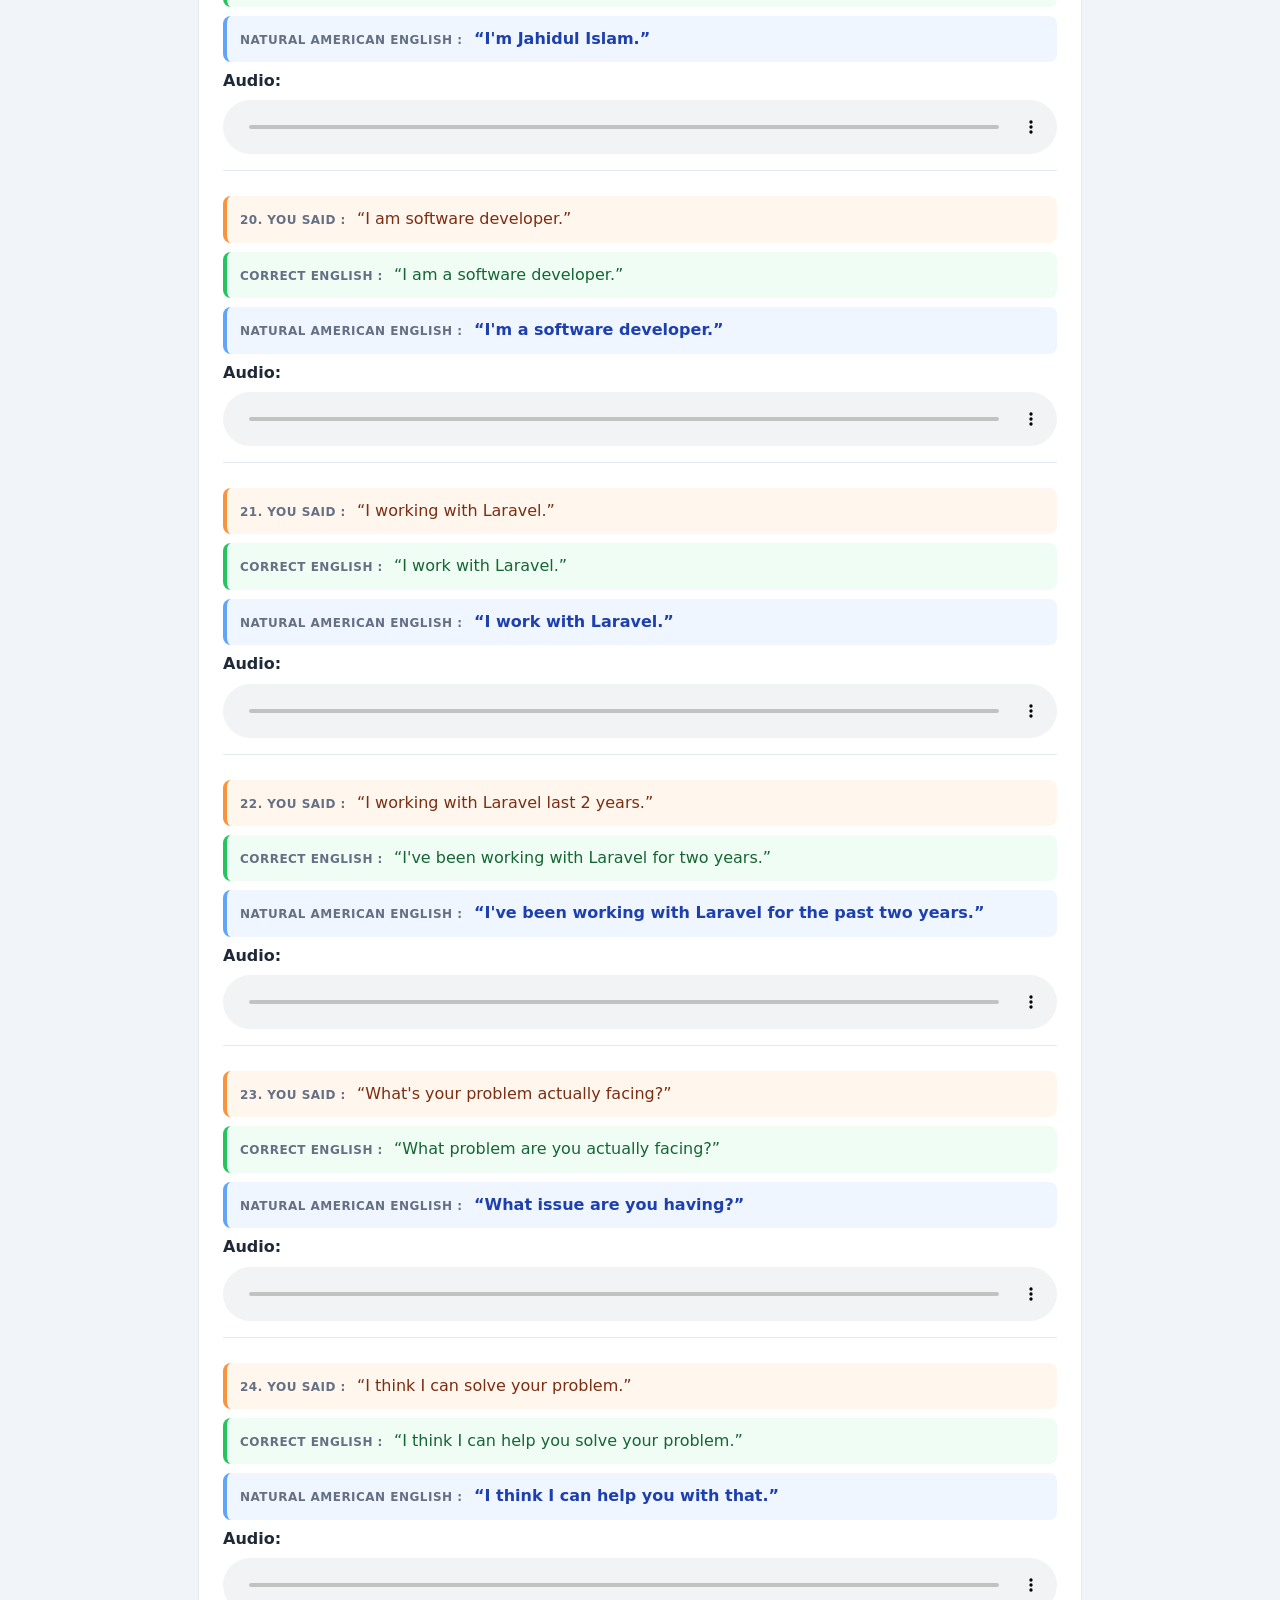
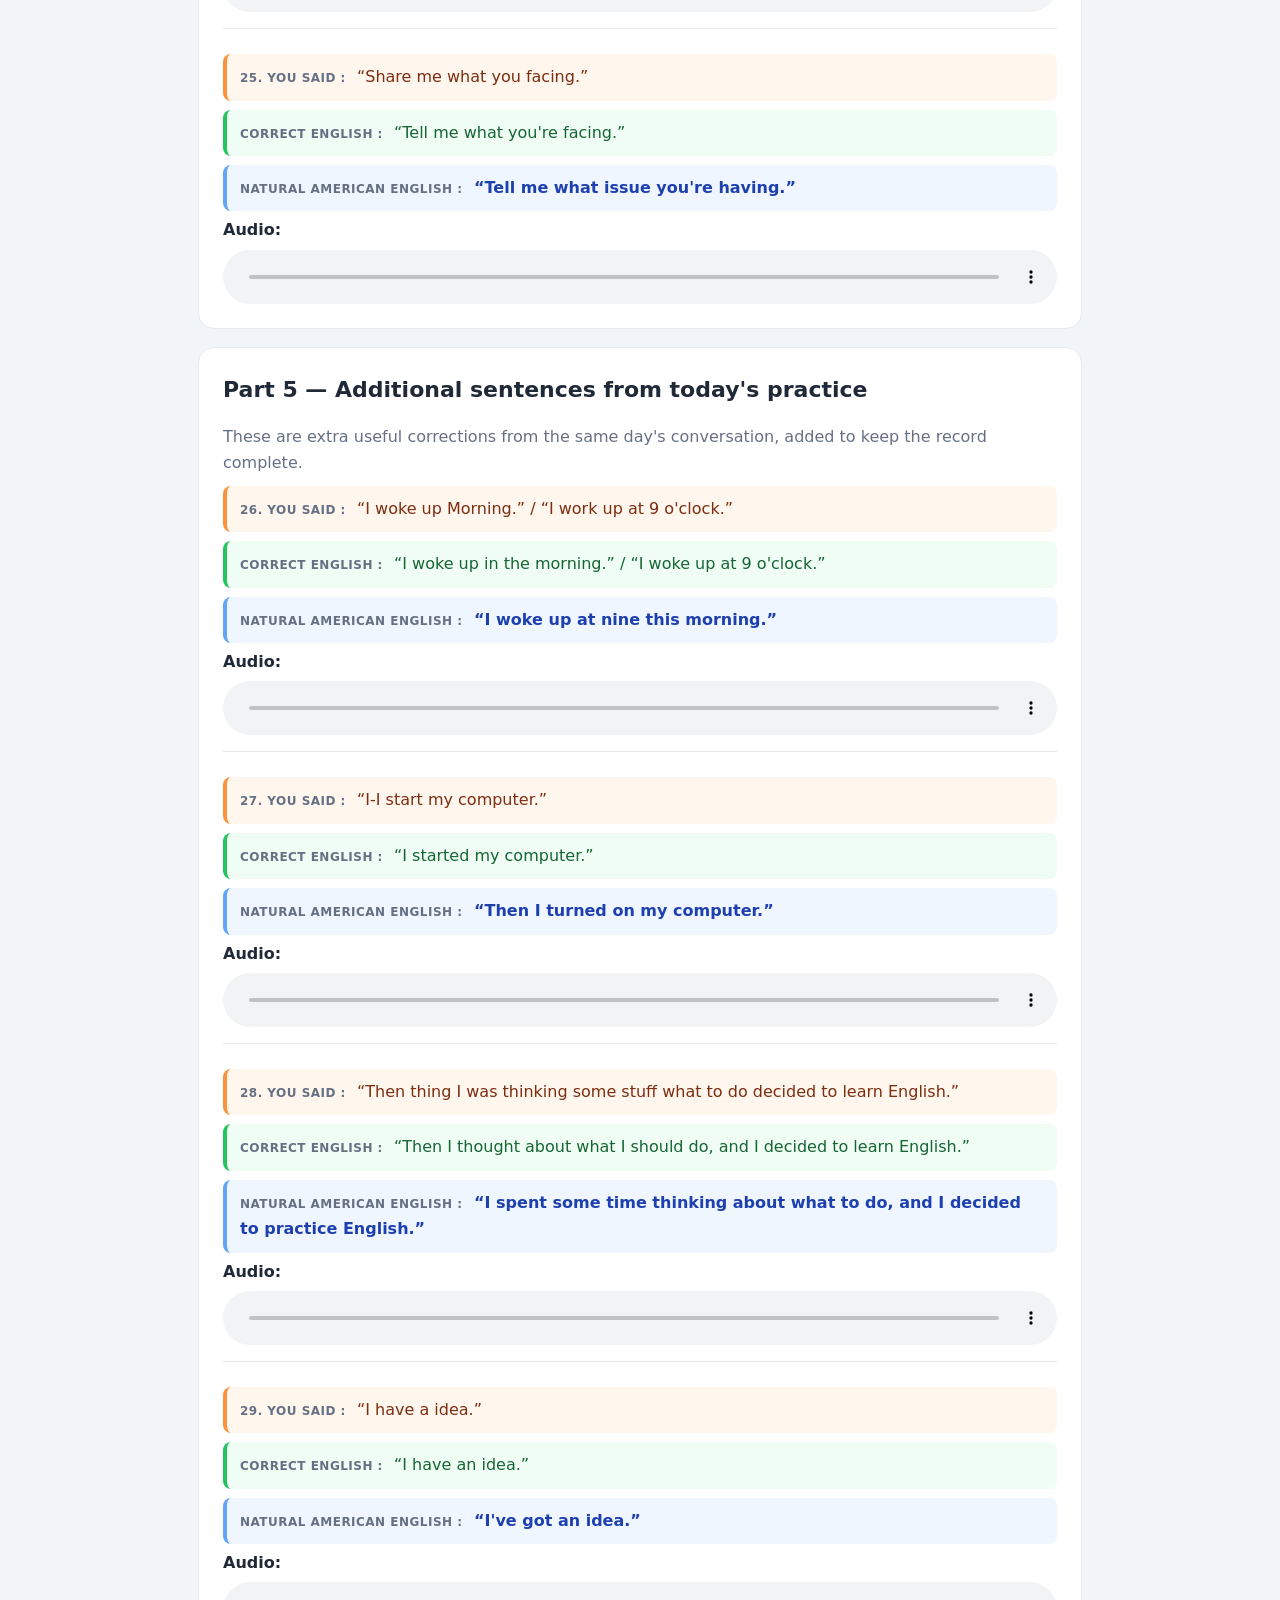
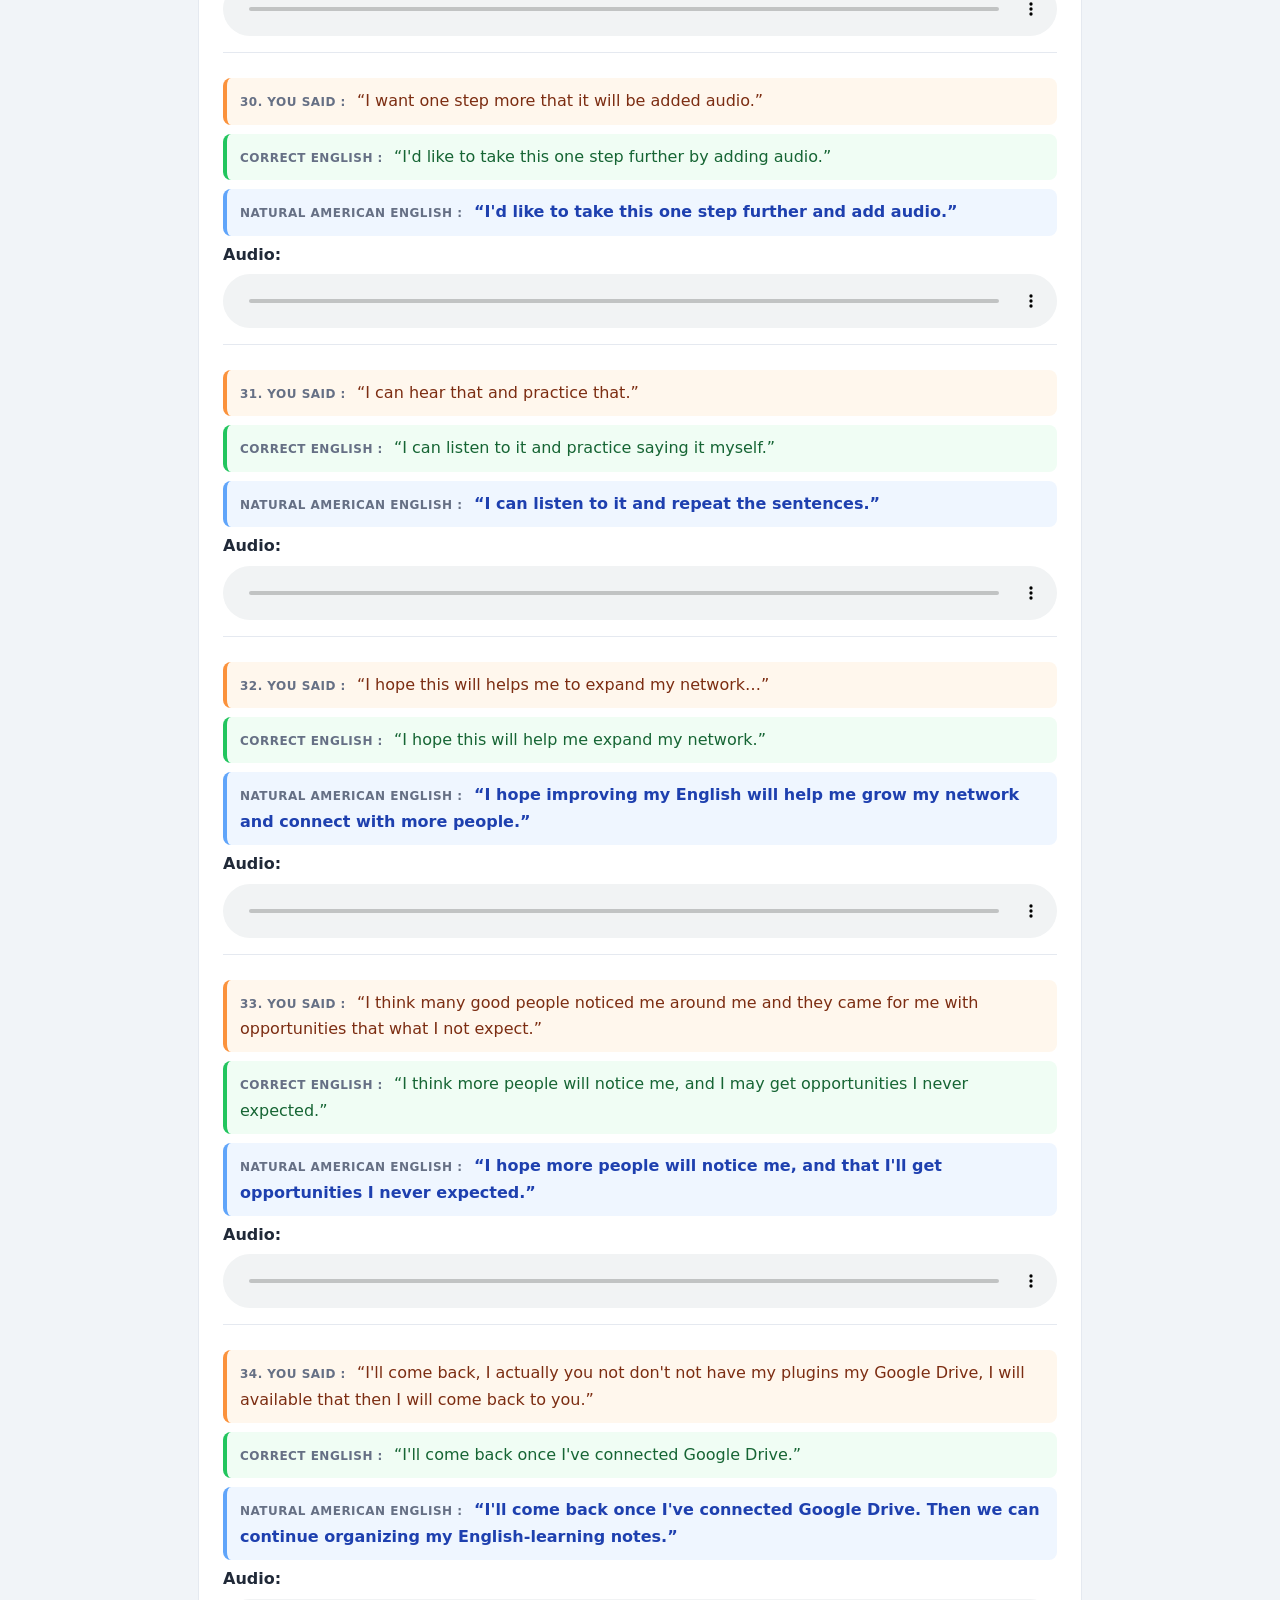
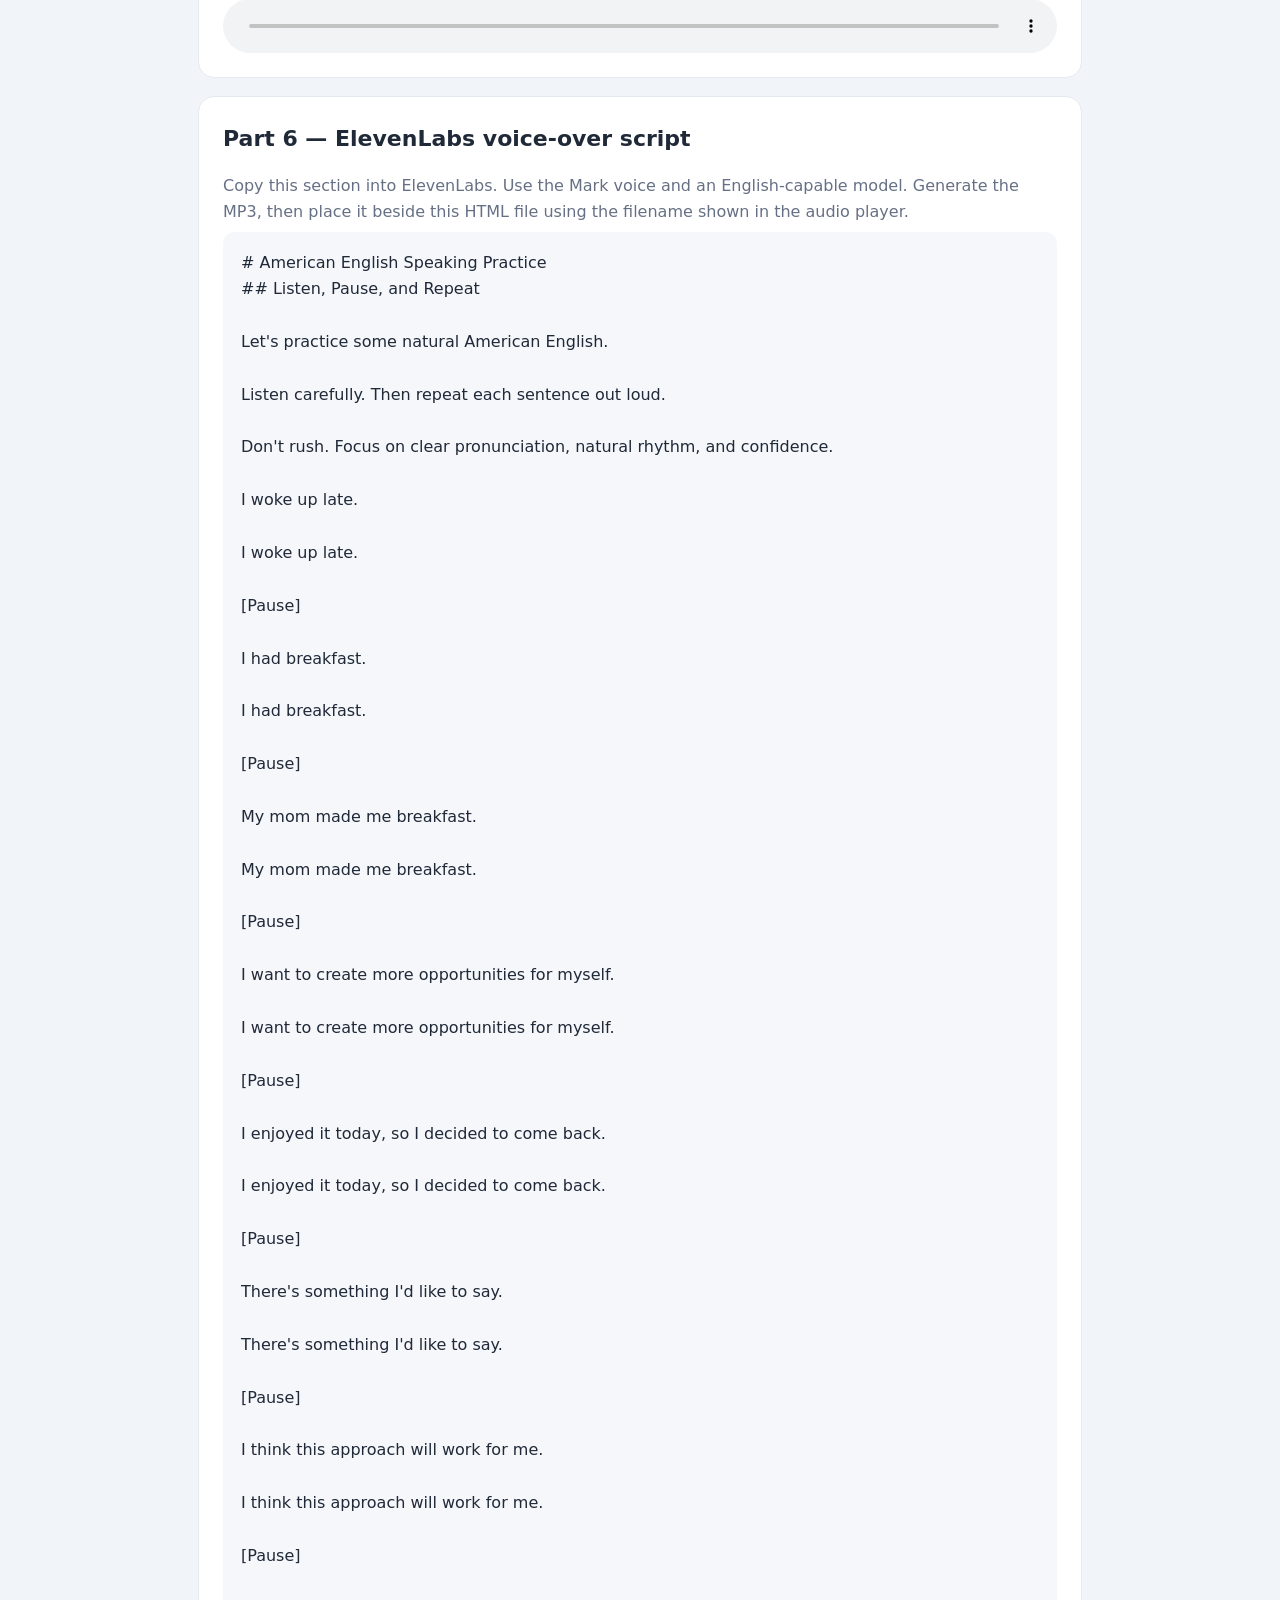
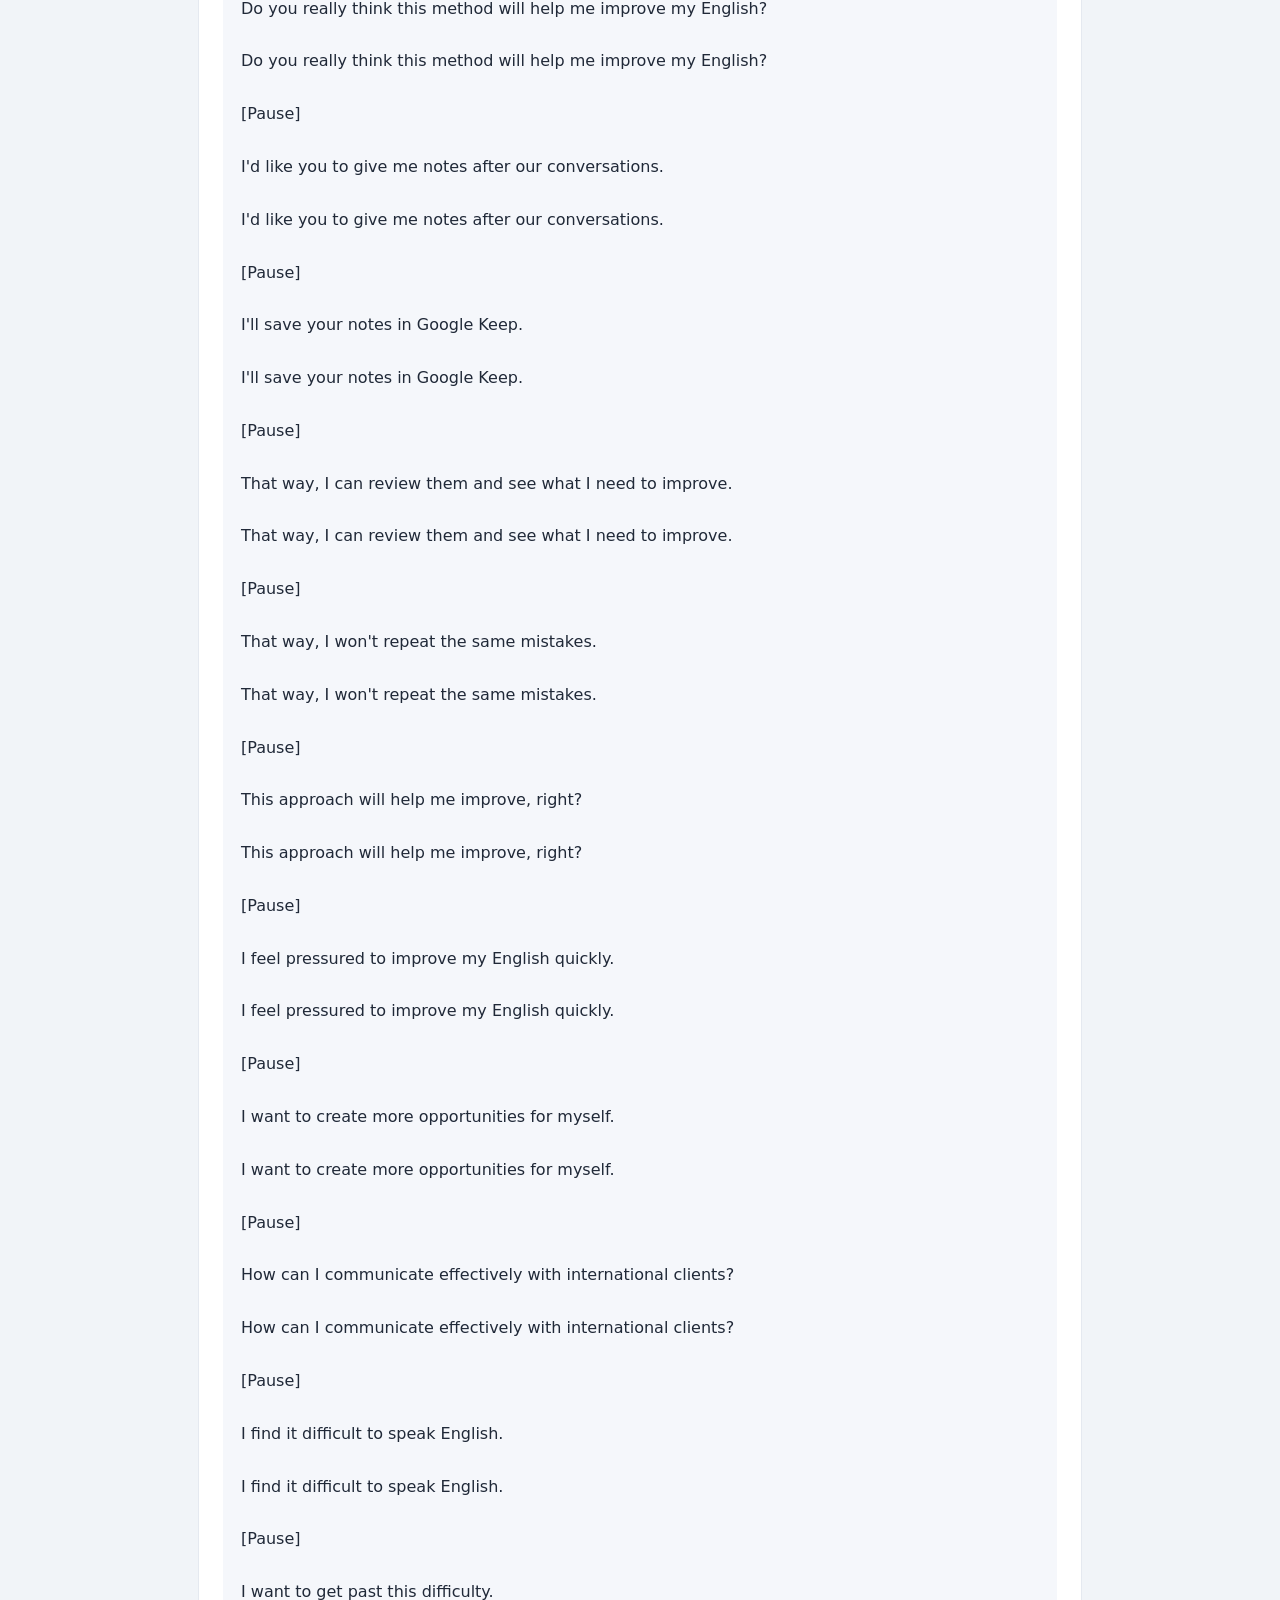
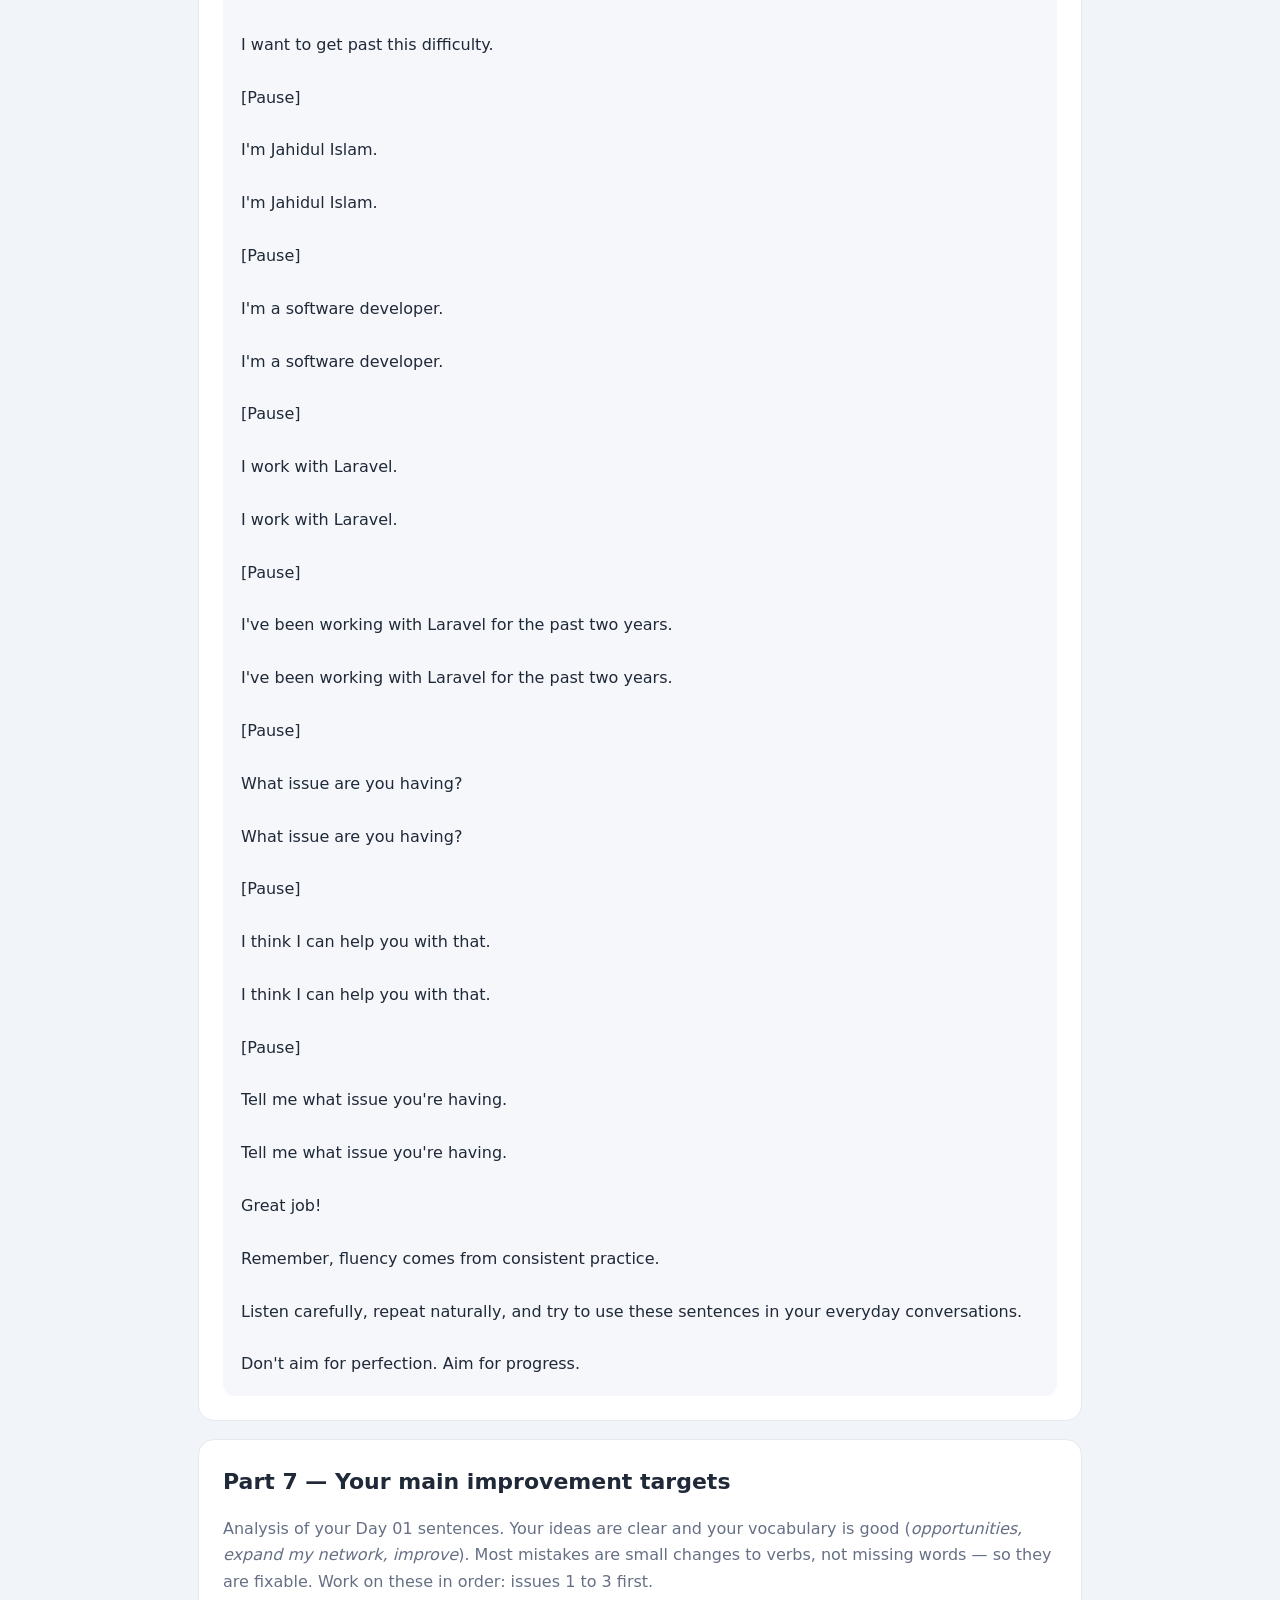
<file: Day_01_English_Speaking_Practice.html>
<!DOCTYPE html>
<html lang="en">
<head>
<meta charset="UTF-8">
<meta name="viewport" content="width=device-width, initial-scale=1.0">
<title>Day 01 — English Speaking Practice</title>
<link rel="stylesheet" href="style.css">
</head>
<body class="colorful">
<div class="page">
  <header>
    <div class="eyebrow">Daily English learning record · Day 01</div>
    <h1>English Speaking Practice</h1>
    <p class="sub">November 24, 2026 · General American English · Mark voice practice</p>
    <span class="pill">Beginner-friendly · Listen · Repeat · Speak</span>
    <p class="sub" style="margin-top:16px">Goal: build accurate sentences, speak more naturally, and become more confident in everyday and professional conversations.</p>
  </header>

  <div class="audio-card">
    <h2>🎧 Listen to the lesson</h2>
    <p><strong>Audio:</strong> Mark — General American English</p>
    <audio controls preload="none">
      <source src="Day_01_American_English.mp3" type="audio/mpeg">
      Your browser does not support the audio player.
    </audio>
    <p class="audio-note"><strong>Audio not attached yet.</strong> Generate the MP3 in ElevenLabs, name it exactly <code>Day_01_American_English.mp3</code>, and keep it in the same folder as this HTML file. The player will then load it automatically.</p>
  </div>

  <section>
    <h2>Part 1 — Daily conversation</h2>

    <article class="lesson">
      <p class="said"><span class="label">1. You said :</span> “I'm wake up late.”</p>
      <p class="correct"><span class="label">Correct English :</span> “I woke up late.”</p>
      <p class="natural"><span class="label">Natural American English :</span> “I woke up late.”</p>
      <p><strong>Audio:</strong></p>
      <audio controls preload="none">
        <source src="audio/I_woke_up_late.mp3" type="audio/mpeg">
        Your browser does not support the audio player.
      </audio>
    </article>

    <article class="lesson">
      <p class="said"><span class="label">2. You said :</span> “I takes my breakfast.”</p>
      <p class="correct"><span class="label">Correct English :</span> “I had my breakfast.”</p>
      <p class="natural"><span class="label">Natural American English :</span> “I had breakfast.”</p>
      <p><strong>Audio:</strong></p>
      <audio controls preload="none">
        <source src="audio/I_had_breakfast.mp3" type="audio/mpeg">
        Your browser does not support the audio player.
      </audio>
    </article>

    <article class="lesson">
      <p class="said"><span class="label">3. You said :</span> “My mother give me the breakfast for me.”</p>
      <p class="correct"><span class="label">Correct English :</span> “My mother gave me breakfast.”</p>
      <p class="natural"><span class="label">Natural American English :</span> “My mom made me breakfast.”</p>
      <p><strong>Audio:</strong></p>
      <audio controls preload="none">
        <source src="audio/My_mom_made_me_breakfast.mp3" type="audio/mpeg">
        Your browser does not support the audio player.
      </audio>
    </article>

    <article class="lesson">
      <p class="said"><span class="label">4. You said :</span> “Catch up opportunities.”</p>
      <p class="correct"><span class="label">Correct English :</span> “Get more opportunities.”</p>
      <p class="natural"><span class="label">Natural American English :</span> “I want to create more opportunities for myself.”</p>
      <p><strong>Audio:</strong></p>
      <audio controls preload="none">
        <source src="audio/I_want_to_create_more_opportunities_for_myself.mp3" type="audio/mpeg">
        Your browser does not support the audio player.
      </audio>
    </article>
  </section>

  <section>
    <h2>Part 2 — Expressing your thoughts</h2>

    <article class="lesson">
      <p class="said"><span class="label">5. You said :</span> “I enjoy it today, so I came again.”</p>
      <p class="correct"><span class="label">Correct English :</span> “I enjoyed it today, so I came back.”</p>
      <p class="natural"><span class="label">Natural American English :</span> “I enjoyed it today, so I decided to come back.”</p>
      <p><strong>Audio:</strong></p>
      <audio controls preload="none">
        <source src="audio/I_enjoyed_it_today_so_I_decided_to_come_back.mp3" type="audio/mpeg">
        Your browser does not support the audio player.
      </audio>
    </article>

    <article class="lesson">
      <p class="said"><span class="label">6. You said :</span> “I want thing.”</p>
      <p class="correct"><span class="label">Correct English :</span> “I want to say something.”</p>
      <p class="natural"><span class="label">Natural American English :</span> “There's something I'd like to say.”</p>
      <p><strong>Audio:</strong></p>
      <audio controls preload="none">
        <source src="audio/Theres_something_Id_like_to_say.mp3" type="audio/mpeg">
        Your browser does not support the audio player.
      </audio>
    </article>

    <article class="lesson">
      <p class="said"><span class="label">7. You said :</span> “I think you will work for me.”</p>
      <p class="correct"><span class="label">Correct English :</span> “I think this method will work for me.”</p>
      <p class="natural"><span class="label">Natural American English :</span> “I think this approach will work for me.”</p>
      <p><strong>Audio:</strong></p>
      <audio controls preload="none">
        <source src="audio/I_think_this_approach_will_work_for_me.mp3" type="audio/mpeg">
        Your browser does not support the audio player.
      </audio>
    </article>

    <article class="lesson">
      <p class="said"><span class="label">8. You said :</span> “I want to know, you sure that this way I can improve my English?”</p>
      <p class="correct"><span class="label">Correct English :</span> “I want to know if you're sure this method can improve my English.”</p>
      <p class="natural"><span class="label">Natural American English :</span> “Do you really think this method will help me improve my English?”</p>
      <p><strong>Audio:</strong></p>
      <audio controls preload="none">
        <source src="audio/Do_you_really_think_this_method_will_help_me_improve_my.mp3" type="audio/mpeg">
        Your browser does not support the audio player.
      </audio>
    </article>

    <article class="lesson">
      <p class="said"><span class="label">9. You said :</span> “I planned that in our conversation you will give me note.”</p>
      <p class="correct"><span class="label">Correct English :</span> “I was thinking that you could give me notes during our conversations.”</p>
      <p class="natural"><span class="label">Natural American English :</span> “I'd like you to give me notes after our conversations.”</p>
      <p><strong>Audio:</strong></p>
      <audio controls preload="none">
        <source src="audio/Id_like_you_to_give_me_notes_after_our_conversations.mp3" type="audio/mpeg">
        Your browser does not support the audio player.
      </audio>
    </article>

    <article class="lesson">
      <p class="said"><span class="label">10. You said :</span> “I will keep your notes into Google Keep.”</p>
      <p class="correct"><span class="label">Correct English :</span> “I will save your notes in Google Keep.”</p>
      <p class="natural"><span class="label">Natural American English :</span> “I'll save your notes in Google Keep.”</p>
      <p><strong>Audio:</strong></p>
      <audio controls preload="none">
        <source src="audio/Ill_save_your_notes_in_Google_Keep.mp3" type="audio/mpeg">
        Your browser does not support the audio player.
      </audio>
    </article>
  </section>

  <section>
    <h2>Part 3 — Learning and self-improvement</h2>

    <article class="lesson">
      <p class="said"><span class="label">11. You said :</span> “So I can revise them and see my mistakes.”</p>
      <p class="correct"><span class="label">Correct English :</span> “So I can review them and identify my mistakes.”</p>
      <p class="natural"><span class="label">Natural American English :</span> “That way, I can review them and see what I need to improve.”</p>
      <p><strong>Audio:</strong></p>
      <audio controls preload="none">
        <source src="audio/That_way_I_can_review_them_and_see_what_I_need_to_improve.mp3" type="audio/mpeg">
        Your browser does not support the audio player.
      </audio>
    </article>

    <article class="lesson">
      <p class="said"><span class="label">12. You said :</span> “That mistakes will not happens in next.”</p>
      <p class="correct"><span class="label">Correct English :</span> “So I don't make the same mistakes again.”</p>
      <p class="natural"><span class="label">Natural American English :</span> “That way, I won't repeat the same mistakes.”</p>
      <p><strong>Audio:</strong></p>
      <audio controls preload="none">
        <source src="audio/That_way_I_wont_repeat_the_same_mistakes.mp3" type="audio/mpeg">
        Your browser does not support the audio player.
      </audio>
    </article>

    <article class="lesson">
      <p class="said"><span class="label">13. You said :</span> “This journey will helps, right?”</p>
      <p class="correct"><span class="label">Correct English :</span> “This journey will help me, right?”</p>
      <p class="natural"><span class="label">Natural American English :</span> “This approach will help me improve, right?”</p>
      <p><strong>Audio:</strong></p>
      <audio controls preload="none">
        <source src="audio/This_approach_will_help_me_improve_right.mp3" type="audio/mpeg">
        Your browser does not support the audio player.
      </audio>
    </article>

    <article class="lesson">
      <p class="said"><span class="label">14. You said :</span> “I feel rush to for improving my English.”</p>
      <p class="correct"><span class="label">Correct English :</span> “I feel rushed to improve my English.”</p>
      <p class="natural"><span class="label">Natural American English :</span> “I feel pressured to improve my English quickly.”</p>
      <p><strong>Audio:</strong></p>
      <audio controls preload="none">
        <source src="audio/I_feel_pressured_to_improve_my_English_quickly.mp3" type="audio/mpeg">
        Your browser does not support the audio player.
      </audio>
    </article>

    <article class="lesson">
      <p class="said"><span class="label">15. You said :</span> “I want to get more opportunity.”</p>
      <p class="correct"><span class="label">Correct English :</span> “I want to get more opportunities.”</p>
      <p class="natural"><span class="label">Natural American English :</span> “I want to create more opportunities for myself.”</p>
      <p><strong>Audio:</strong></p>
      <audio controls preload="none">
        <source src="audio/I_want_to_create_more_opportunities_for_myself.mp3" type="audio/mpeg">
        Your browser does not support the audio player.
      </audio>
    </article>
  </section>

  <section>
    <h2>Part 4 — Professional communication</h2>

    <article class="lesson">
      <p class="said"><span class="label">16. You said :</span> “How I can explain or handle our foreign client?”</p>
      <p class="correct"><span class="label">Correct English :</span> “How can I communicate with and handle foreign clients?”</p>
      <p class="natural"><span class="label">Natural American English :</span> “How can I communicate effectively with international clients?”</p>
      <p><strong>Audio:</strong></p>
      <audio controls preload="none">
        <source src="audio/How_can_I_communicate_effectively_with_international_clients.mp3" type="audio/mpeg">
        Your browser does not support the audio player.
      </audio>
    </article>

    <article class="lesson">
      <p class="said"><span class="label">17. You said :</span> “I am struggling to talking English.”</p>
      <p class="correct"><span class="label">Correct English :</span> “I'm struggling to speak English.”</p>
      <p class="natural"><span class="label">Natural American English :</span> “I find it difficult to speak English.”</p>
      <p><strong>Audio:</strong></p>
      <audio controls preload="none">
        <source src="audio/I_find_it_difficult_to_speak_English.mp3" type="audio/mpeg">
        Your browser does not support the audio player.
      </audio>
    </article>

    <article class="lesson">
      <p class="said"><span class="label">18. You said :</span> “I wants to remove this from my end.”</p>
      <p class="correct"><span class="label">Correct English :</span> “I want to overcome this problem.”</p>
      <p class="natural"><span class="label">Natural American English :</span> “I want to get past this difficulty.”</p>
      <p><strong>Audio:</strong></p>
      <audio controls preload="none">
        <source src="audio/I_want_to_get_past_this_difficulty.mp3" type="audio/mpeg">
        Your browser does not support the audio player.
      </audio>
    </article>

    <article class="lesson">
      <p class="said"><span class="label">19. You said :</span> “Myself, Jahidur Islam.”</p>
      <p class="correct"><span class="label">Correct English :</span> “My name is Jahidul Islam.”</p>
      <p class="natural"><span class="label">Natural American English :</span> “I'm Jahidul Islam.”</p>
      <p><strong>Audio:</strong></p>
      <audio controls preload="none">
        <source src="audio/Im_Jahidul_Islam.mp3" type="audio/mpeg">
        Your browser does not support the audio player.
      </audio>
    </article>

    <article class="lesson">
      <p class="said"><span class="label">20. You said :</span> “I am software developer.”</p>
      <p class="correct"><span class="label">Correct English :</span> “I am a software developer.”</p>
      <p class="natural"><span class="label">Natural American English :</span> “I'm a software developer.”</p>
      <p><strong>Audio:</strong></p>
      <audio controls preload="none">
        <source src="audio/Im_a_software_developer.mp3" type="audio/mpeg">
        Your browser does not support the audio player.
      </audio>
    </article>

    <article class="lesson">
      <p class="said"><span class="label">21. You said :</span> “I working with Laravel.”</p>
      <p class="correct"><span class="label">Correct English :</span> “I work with Laravel.”</p>
      <p class="natural"><span class="label">Natural American English :</span> “I work with Laravel.”</p>
      <p><strong>Audio:</strong></p>
      <audio controls preload="none">
        <source src="audio/I_work_with_Laravel.mp3" type="audio/mpeg">
        Your browser does not support the audio player.
      </audio>
    </article>

    <article class="lesson">
      <p class="said"><span class="label">22. You said :</span> “I working with Laravel last 2 years.”</p>
      <p class="correct"><span class="label">Correct English :</span> “I've been working with Laravel for two years.”</p>
      <p class="natural"><span class="label">Natural American English :</span> “I've been working with Laravel for the past two years.”</p>
      <p><strong>Audio:</strong></p>
      <audio controls preload="none">
        <source src="audio/Ive_been_working_with_Laravel_for_the_past_two_years.mp3" type="audio/mpeg">
        Your browser does not support the audio player.
      </audio>
    </article>

    <article class="lesson">
      <p class="said"><span class="label">23. You said :</span> “What's your problem actually facing?”</p>
      <p class="correct"><span class="label">Correct English :</span> “What problem are you actually facing?”</p>
      <p class="natural"><span class="label">Natural American English :</span> “What issue are you having?”</p>
      <p><strong>Audio:</strong></p>
      <audio controls preload="none">
        <source src="audio/What_issue_are_you_having.mp3" type="audio/mpeg">
        Your browser does not support the audio player.
      </audio>
    </article>

    <article class="lesson">
      <p class="said"><span class="label">24. You said :</span> “I think I can solve your problem.”</p>
      <p class="correct"><span class="label">Correct English :</span> “I think I can help you solve your problem.”</p>
      <p class="natural"><span class="label">Natural American English :</span> “I think I can help you with that.”</p>
      <p><strong>Audio:</strong></p>
      <audio controls preload="none">
        <source src="audio/I_think_I_can_help_you_with_that.mp3" type="audio/mpeg">
        Your browser does not support the audio player.
      </audio>
    </article>

    <article class="lesson">
      <p class="said"><span class="label">25. You said :</span> “Share me what you facing.”</p>
      <p class="correct"><span class="label">Correct English :</span> “Tell me what you're facing.”</p>
      <p class="natural"><span class="label">Natural American English :</span> “Tell me what issue you're having.”</p>
      <p><strong>Audio:</strong></p>
      <audio controls preload="none">
        <source src="audio/Tell_me_what_issue_youre_having.mp3" type="audio/mpeg">
        Your browser does not support the audio player.
      </audio>
    </article>
  </section>

  <section>
    <h2>Part 5 — Additional sentences from today's practice</h2>
    <p class="sub">These are extra useful corrections from the same day's conversation, added to keep the record complete.</p>

    <article class="lesson">
      <p class="said"><span class="label">26. You said :</span> “I woke up Morning.” / “I work up at 9 o'clock.”</p>
      <p class="correct"><span class="label">Correct English :</span> “I woke up in the morning.” / “I woke up at 9 o'clock.”</p>
      <p class="natural"><span class="label">Natural American English :</span> “I woke up at nine this morning.”</p>
      <p><strong>Audio:</strong></p>
      <audio controls preload="none">
        <source src="audio/I_woke_up_at_nine_this_morning.mp3" type="audio/mpeg">
        Your browser does not support the audio player.
      </audio>
    </article>

    <article class="lesson">
      <p class="said"><span class="label">27. You said :</span> “I-I start my computer.”</p>
      <p class="correct"><span class="label">Correct English :</span> “I started my computer.”</p>
      <p class="natural"><span class="label">Natural American English :</span> “Then I turned on my computer.”</p>
      <p><strong>Audio:</strong></p>
      <audio controls preload="none">
        <source src="audio/Then_I_turned_on_my_computer.mp3" type="audio/mpeg">
        Your browser does not support the audio player.
      </audio>
    </article>

    <article class="lesson">
      <p class="said"><span class="label">28. You said :</span> “Then thing I was thinking some stuff what to do decided to learn English.”</p>
      <p class="correct"><span class="label">Correct English :</span> “Then I thought about what I should do, and I decided to learn English.”</p>
      <p class="natural"><span class="label">Natural American English :</span> “I spent some time thinking about what to do, and I decided to practice English.”</p>
      <p><strong>Audio:</strong></p>
      <audio controls preload="none">
        <source src="audio/I_spent_some_time_thinking_about_what_to_do_and_I_decided_to.mp3" type="audio/mpeg">
        Your browser does not support the audio player.
      </audio>
    </article>

    <article class="lesson">
      <p class="said"><span class="label">29. You said :</span> “I have a idea.”</p>
      <p class="correct"><span class="label">Correct English :</span> “I have an idea.”</p>
      <p class="natural"><span class="label">Natural American English :</span> “I've got an idea.”</p>
      <p><strong>Audio:</strong></p>
      <audio controls preload="none">
        <source src="audio/Ive_got_an_idea.mp3" type="audio/mpeg">
        Your browser does not support the audio player.
      </audio>
    </article>

    <article class="lesson">
      <p class="said"><span class="label">30. You said :</span> “I want one step more that it will be added audio.”</p>
      <p class="correct"><span class="label">Correct English :</span> “I'd like to take this one step further by adding audio.”</p>
      <p class="natural"><span class="label">Natural American English :</span> “I'd like to take this one step further and add audio.”</p>
      <p><strong>Audio:</strong></p>
      <audio controls preload="none">
        <source src="audio/Id_like_to_take_this_one_step_further_and_add_audio.mp3" type="audio/mpeg">
        Your browser does not support the audio player.
      </audio>
    </article>

    <article class="lesson">
      <p class="said"><span class="label">31. You said :</span> “I can hear that and practice that.”</p>
      <p class="correct"><span class="label">Correct English :</span> “I can listen to it and practice saying it myself.”</p>
      <p class="natural"><span class="label">Natural American English :</span> “I can listen to it and repeat the sentences.”</p>
      <p><strong>Audio:</strong></p>
      <audio controls preload="none">
        <source src="audio/I_can_listen_to_it_and_repeat_the_sentences.mp3" type="audio/mpeg">
        Your browser does not support the audio player.
      </audio>
    </article>

    <article class="lesson">
      <p class="said"><span class="label">32. You said :</span> “I hope this will helps me to expand my network…”</p>
      <p class="correct"><span class="label">Correct English :</span> “I hope this will help me expand my network.”</p>
      <p class="natural"><span class="label">Natural American English :</span> “I hope improving my English will help me grow my network and connect with more people.”</p>
      <p><strong>Audio:</strong></p>
      <audio controls preload="none">
        <source src="audio/I_hope_improving_my_English_will_help_me_grow_my_network_and.mp3" type="audio/mpeg">
        Your browser does not support the audio player.
      </audio>
    </article>

    <article class="lesson">
      <p class="said"><span class="label">33. You said :</span> “I think many good people noticed me around me and they came for me with opportunities that what I not expect.”</p>
      <p class="correct"><span class="label">Correct English :</span> “I think more people will notice me, and I may get opportunities I never expected.”</p>
      <p class="natural"><span class="label">Natural American English :</span> “I hope more people will notice me, and that I'll get opportunities I never expected.”</p>
      <p><strong>Audio:</strong></p>
      <audio controls preload="none">
        <source src="audio/I_hope_more_people_will_notice_me_and_that_Ill_get.mp3" type="audio/mpeg">
        Your browser does not support the audio player.
      </audio>
    </article>

    <article class="lesson">
      <p class="said"><span class="label">34. You said :</span> “I'll come back, I actually you not don't not have my plugins my Google Drive, I will available that then I will come back to you.”</p>
      <p class="correct"><span class="label">Correct English :</span> “I'll come back once I've connected Google Drive.”</p>
      <p class="natural"><span class="label">Natural American English :</span> “I'll come back once I've connected Google Drive. Then we can continue organizing my English-learning notes.”</p>
      <p><strong>Audio:</strong></p>
      <audio controls preload="none">
        <source src="audio/Ill_come_back_once_Ive_connected_Google_Drive_Then_we_can.mp3" type="audio/mpeg">
        Your browser does not support the audio player.
      </audio>
    </article>
  </section>

  <section>
    <h2>Part 6 — ElevenLabs voice-over script</h2>
    <p class="sub">Copy this section into ElevenLabs. Use the Mark voice and an English-capable model. Generate the MP3, then place it beside this HTML file using the filename shown in the audio player.</p>
    <div class="script"># American English Speaking Practice
## Listen, Pause, and Repeat

Let's practice some natural American English.

Listen carefully. Then repeat each sentence out loud.

Don't rush. Focus on clear pronunciation, natural rhythm, and confidence.

I woke up late.

I woke up late.

[Pause]

I had breakfast.

I had breakfast.

[Pause]

My mom made me breakfast.

My mom made me breakfast.

[Pause]

I want to create more opportunities for myself.

I want to create more opportunities for myself.

[Pause]

I enjoyed it today, so I decided to come back.

I enjoyed it today, so I decided to come back.

[Pause]

There's something I'd like to say.

There's something I'd like to say.

[Pause]

I think this approach will work for me.

I think this approach will work for me.

[Pause]

Do you really think this method will help me improve my English?

Do you really think this method will help me improve my English?

[Pause]

I'd like you to give me notes after our conversations.

I'd like you to give me notes after our conversations.

[Pause]

I'll save your notes in Google Keep.

I'll save your notes in Google Keep.

[Pause]

That way, I can review them and see what I need to improve.

That way, I can review them and see what I need to improve.

[Pause]

That way, I won't repeat the same mistakes.

That way, I won't repeat the same mistakes.

[Pause]

This approach will help me improve, right?

This approach will help me improve, right?

[Pause]

I feel pressured to improve my English quickly.

I feel pressured to improve my English quickly.

[Pause]

I want to create more opportunities for myself.

I want to create more opportunities for myself.

[Pause]

How can I communicate effectively with international clients?

How can I communicate effectively with international clients?

[Pause]

I find it difficult to speak English.

I find it difficult to speak English.

[Pause]

I want to get past this difficulty.

I want to get past this difficulty.

[Pause]

I'm Jahidul Islam.

I'm Jahidul Islam.

[Pause]

I'm a software developer.

I'm a software developer.

[Pause]

I work with Laravel.

I work with Laravel.

[Pause]

I've been working with Laravel for the past two years.

I've been working with Laravel for the past two years.

[Pause]

What issue are you having?

What issue are you having?

[Pause]

I think I can help you with that.

I think I can help you with that.

[Pause]

Tell me what issue you're having.

Tell me what issue you're having.

Great job!

Remember, fluency comes from consistent practice.

Listen carefully, repeat naturally, and try to use these sentences in your everyday conversations.

Don't aim for perfection. Aim for progress.</div>
  </section>

  <section>
    <h2>Part 7 — Your main improvement targets</h2>
    <p class="sub">Analysis of your Day 01 sentences. Your ideas are clear and your vocabulary is good (<em>opportunities, expand my network, improve</em>). Most mistakes are small changes to verbs, not missing words — so they are fixable. Work on these in order: issues 1 to 3 first.</p>
    <div class="tip">
      <h3>1. You add -s and -ing to verbs that should stay plain</h3>
      <p class="sub">Your biggest issue — about 10 sentences.</p>
      <p><span class="said">❌ I takes my breakfast</span> &nbsp;→&nbsp; <span class="natural">✅ I take / I had breakfast</span></p>
      <p><span class="said">❌ I wants to remove this</span> &nbsp;→&nbsp; <span class="natural">✅ I want to overcome this</span></p>
      <p><span class="said">❌ This will helps</span> &nbsp;→&nbsp; <span class="natural">✅ This will help</span></p>
      <p><span class="said">❌ Mistakes will not happens</span> &nbsp;→&nbsp; <span class="natural">✅ Mistakes will not happen</span></p>
      <p><span class="said">❌ I am struggling to talking</span> &nbsp;→&nbsp; <span class="natural">✅ I'm struggling to talk</span></p>
      <p><strong>Rule:</strong> The verb stays in its plain form after <em>I / you / we / they</em>, after <em>will / can</em>, and after <em>to</em>. The -s only appears with <em>he / she / it</em> (<em>she works</em>).</p>
      <p><strong>Practice:</strong> Write 10 sentences a day using these frames and say each one out loud: <em>I ___ every day. · I will ___. · I want to ___. · I can ___.</em> Then repeat the same sentence with <em>she</em> to feel the difference.</p>
    </div>
    <div class="tip">
      <h3>2. You tell past stories in the present tense</h3>
      <p class="sub">About 8 sentences.</p>
      <p><span class="said">❌ I'm wake up late</span> &nbsp;→&nbsp; <span class="natural">✅ I woke up late</span></p>
      <p><span class="said">❌ I start my computer</span> &nbsp;→&nbsp; <span class="natural">✅ I started my computer</span></p>
      <p><span class="said">❌ I enjoy it today, so I came again</span> &nbsp;→&nbsp; <span class="natural">✅ I enjoyed it today, so I came back</span></p>
      <p><span class="said">❌ I work up at 9 o'clock</span> &nbsp;→&nbsp; <span class="natural">✅ I woke up at 9 o'clock</span></p>
      <p><strong>Rule:</strong> If the time is <em>yesterday, this morning, last week, today (already finished)</em>, every verb in the story is past.</p>
      <p><strong>Practice:</strong> Every night tell your day in 5 sentences starting with <em>“This morning I…”</em>. Keep a short list and check it before speaking: <em>wake → woke · take → took · give → gave · come → came · start → started</em>.</p>
    </div>
    <div class="tip">
      <h3>3. You skip or mix up “am / is / are”</h3>
      <p class="sub">About 6 sentences.</p>
      <p><span class="said">❌ I working with Laravel</span> &nbsp;→&nbsp; <span class="natural">✅ I work with Laravel</span></p>
      <p><span class="said">❌ You sure</span> &nbsp;→&nbsp; <span class="natural">✅ You're sure</span></p>
      <p><span class="said">❌ What you facing?</span> &nbsp;→&nbsp; <span class="natural">✅ What are you facing?</span></p>
      <p><span class="said">❌ I'm wake up</span> &nbsp;→&nbsp; <span class="natural">✅ I woke up</span></p>
      <p><strong>Rule:</strong> <em>am / is / are</em> goes only before an <em>-ing</em> word or an adjective (<em>I'm working, I'm sure</em>). If the verb is not <em>-ing</em>, do not use <em>am</em>.</p>
      <p><strong>Practice:</strong> Make two columns. Left (happening now): <em>I'm working on… I'm learning… I'm trying to…</em> Right (always true): <em>I work with… I use… I build…</em> Say 3 of each daily about your Laravel work.</p>
    </div>
    <div class="tip">
      <h3>4. You translate word for word, so the phrase sounds wrong</h3>
      <p class="sub">About 10 sentences. This looks like Bangla thinking put straight into English.</p>
      <p><span class="said">❌ Share me what you're facing</span> &nbsp;→&nbsp; <span class="natural">✅ Tell me what you're facing</span></p>
      <p><span class="said">❌ Myself, Jahidul Islam</span> &nbsp;→&nbsp; <span class="natural">✅ I'm Jahidul Islam</span></p>
      <p><span class="said">❌ I want to remove this from my end</span> &nbsp;→&nbsp; <span class="natural">✅ I want to overcome this</span></p>
      <p><span class="said">❌ I feel rush</span> &nbsp;→&nbsp; <span class="natural">✅ I feel rushed</span></p>
      <p><span class="said">❌ Keep notes into Google Keep</span> &nbsp;→&nbsp; <span class="natural">✅ Save notes in Google Keep</span></p>
      <p><strong>Rule:</strong> Single words will not fix this. Learn whole ready-made chunks instead.</p>
      <p><strong>Practice:</strong> Keep a “phrase bank” in Google Keep with chunks only: <em>tell me about… · help me with… · I'm struggling with… · I'd like to… · Do you think…?</em> Learn 3 new chunks a day and use each in 2 sentences about your real work.</p>
    </div>
    <div class="tip">
      <h3>5. Long sentences fall apart</h3>
      <p class="sub">Sentences 28, 33 and 34.</p>
      <p><span class="said">❌ I actually you not don't not have my plugins my Google Drive, I will available that then I will come back</span> &nbsp;→&nbsp; <span class="natural">✅ I don't have Google Drive connected yet. Once I connect it, I'll come back.</span></p>
      <p><strong>Rule:</strong> You started speaking before you knew how the sentence would end. Use the 2-sentence rule: one idea, one short sentence, then a connector (<em>so, because, but, then, once</em>).</p>
      <p><strong>Practice:</strong> Say your idea slowly in two short sentences first. When that feels easy, speed up.</p>
    </div>
    <div class="tip">
      <h3>6. Questions are built in the wrong order</h3>
      <p class="sub">About 4 sentences.</p>
      <p><span class="said">❌ How I can explain or handle our foreign client?</span> &nbsp;→&nbsp; <span class="natural">✅ How can I communicate with foreign clients?</span></p>
      <p><span class="said">❌ What's your problem actually facing?</span> &nbsp;→&nbsp; <span class="natural">✅ What problem are you facing?</span></p>
      <p><strong>Rule:</strong> Question word + <em>can / do / are</em> + subject + verb.</p>
      <p><strong>Practice:</strong> Learn 5 fixed starters and only change the ending: <em>How can I…? · What do you…? · Why are you…? · Where can I…? · Do you think…?</em></p>
    </div>
    <div class="tip">
      <h3>7. Smaller issues: articles</h3>
      <p class="sub">About 3 sentences.</p>
      <p><span class="said">❌ I am software developer</span> &nbsp;→&nbsp; <span class="natural">✅ I'm a software developer</span></p>
      <p><span class="said">❌ I have a idea</span> &nbsp;→&nbsp; <span class="natural">✅ I have an idea</span></p>
      <p><strong>Rule:</strong> Use <em>a / an</em> before a job title and before a singular thing. <em>an</em> goes before a vowel sound.</p>
      <p><strong>Practice:</strong> Say the whole phrase <em>“I'm a ___”</em> until it feels automatic.</p>
    </div>
  </section>

  <section>
    <h2>Daily practice routine</h2>
    <ol class="sentence-list">
      <li><strong>Listen:</strong> Play the Mark audio and follow the text.</li>
      <li><strong>Repeat:</strong> Pause after each sentence and say it out loud.</li>
      <li><strong>Recall:</strong> Hide the text and try to say the sentence from memory.</li>
      <li><strong>Use:</strong> Make one new sentence using the same pattern.</li>
      <li><strong>Review:</strong> Revisit today's difficult sentences tomorrow.</li>
    </ol>
    <p class="sub">Aim for steady improvement, not a perfect accent. Clear, natural, confident communication is the goal.</p>
  </section>

  <section>
    <h2>Your daily 15-minute speaking plan</h2>
    <ol class="sentence-list">
      <li><strong>5 min — Past tense:</strong> Tell your day in 5 sentences, starting with “This morning I…” (issue 2).</li>
      <li><strong>5 min — Plain verbs:</strong> Say 10 sentences using the frames <em>I ___ / I will ___ / I want to ___</em> (issue 1).</li>
      <li><strong>3 min — Phrase bank:</strong> Add 3 chunks to Google Keep and use each one (issue 4).</li>
      <li><strong>2 min — Record:</strong> Record one 2-sentence idea and listen back (issue 5).</li>
    </ol>
    <p class="sub">Focus on issues 1 to 3 for the first two weeks. Add issue 4 after that.</p>
  </section>

  <footer>English Speaking Practice · Day 01 · November 24, 2026</footer>
</div>
<script src="nav.js"></script>
</body>
</html>
</file>
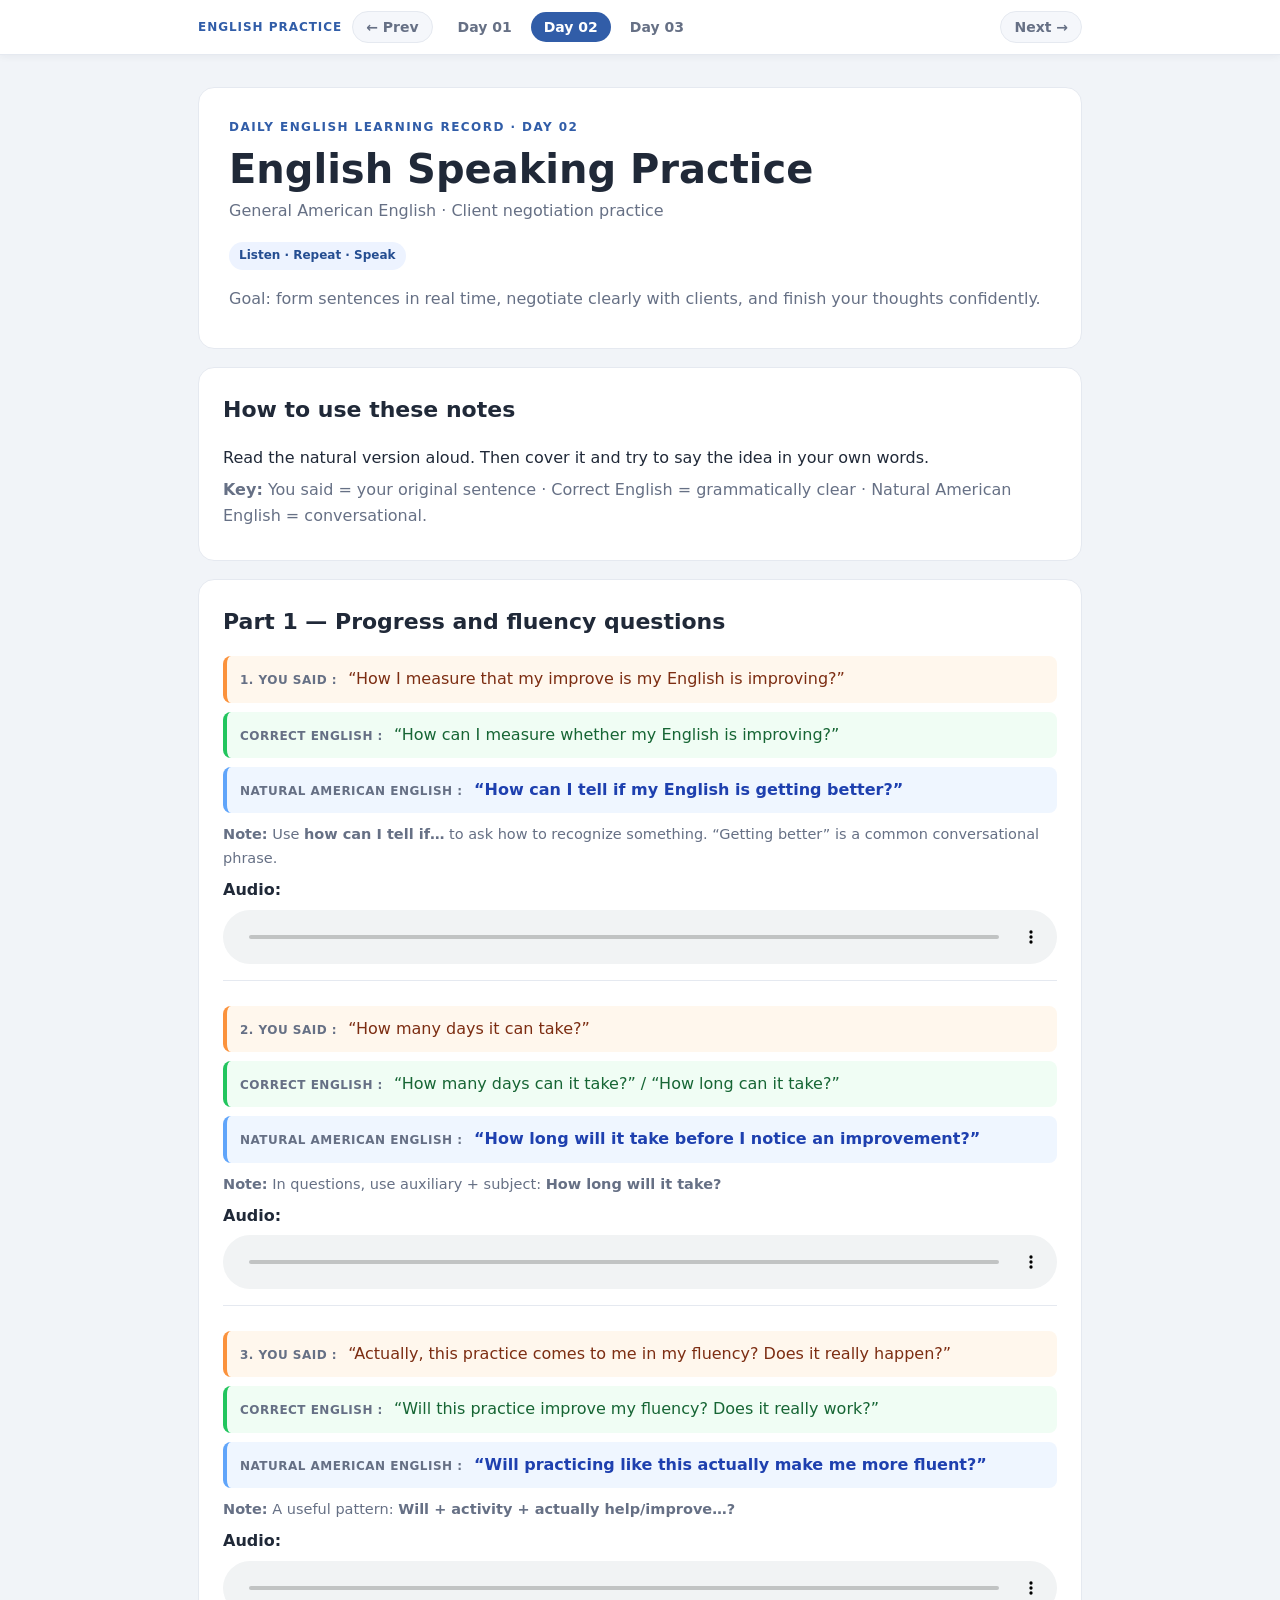
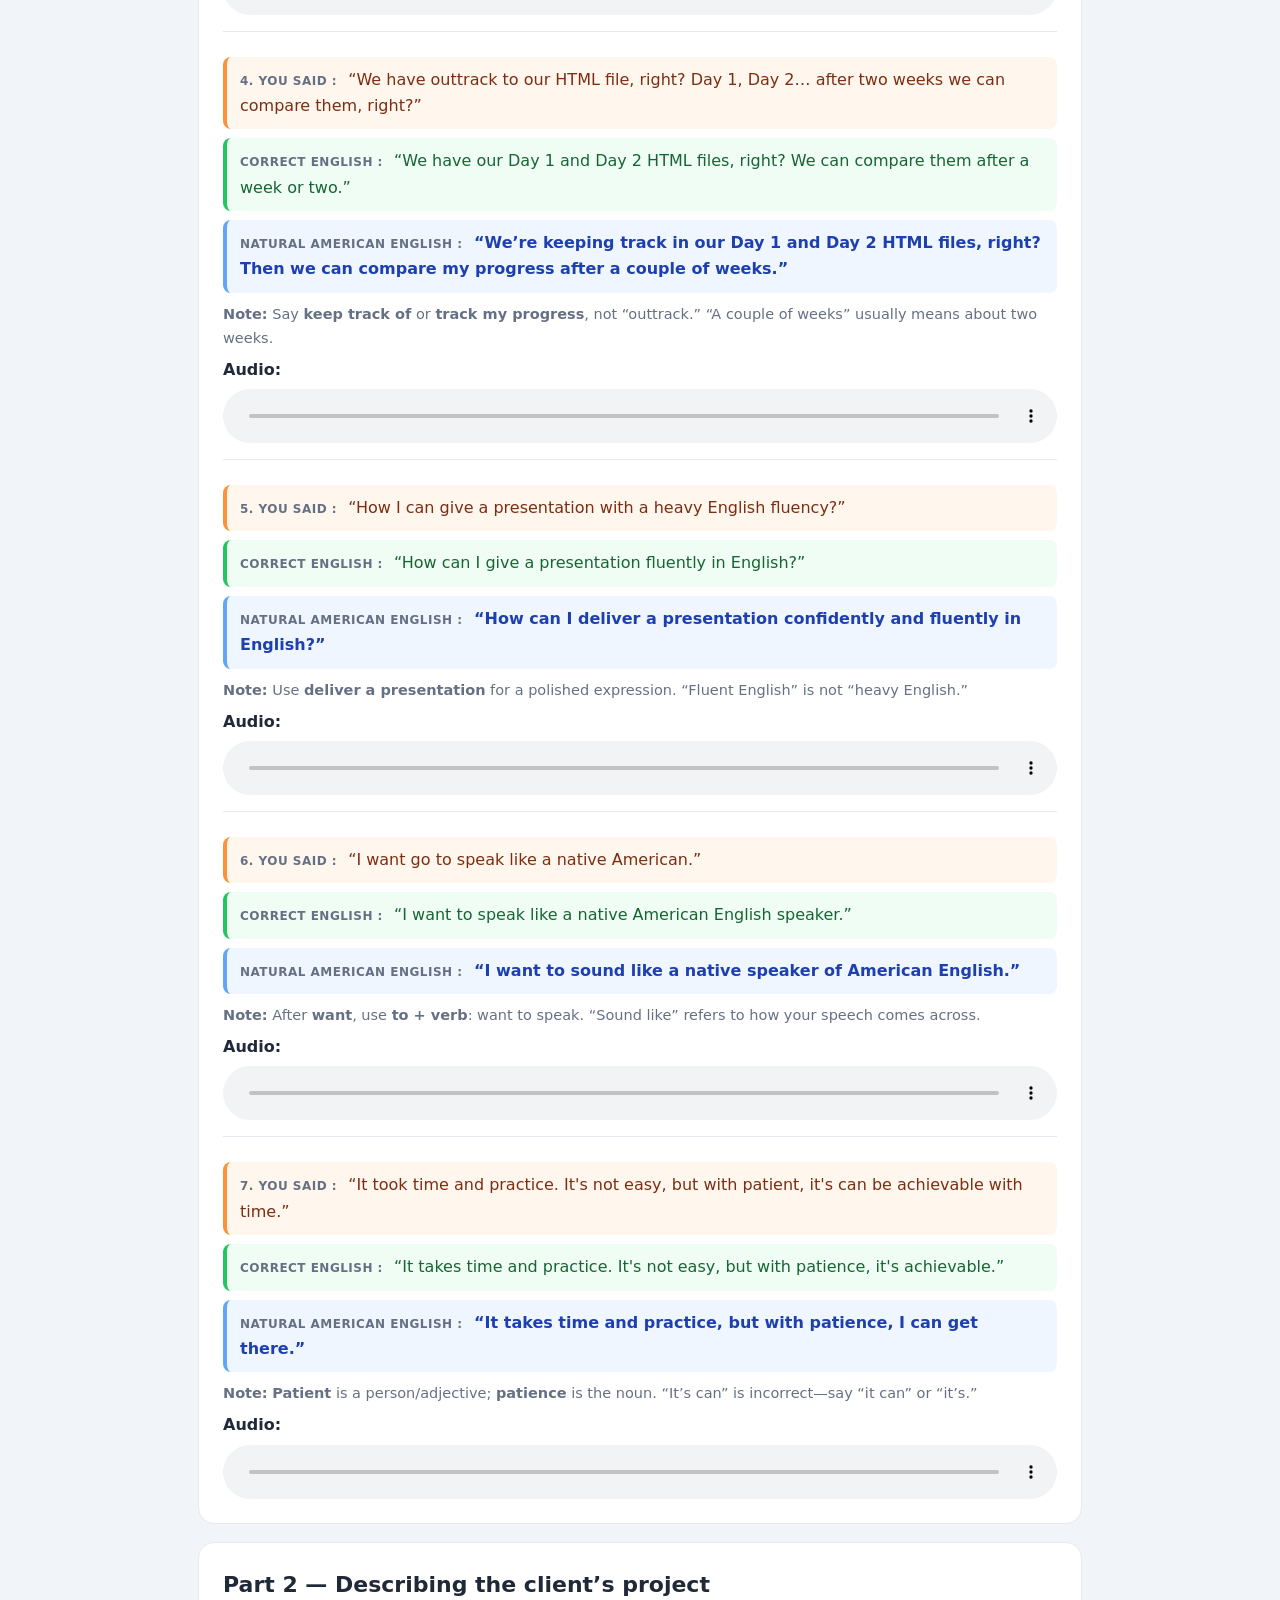
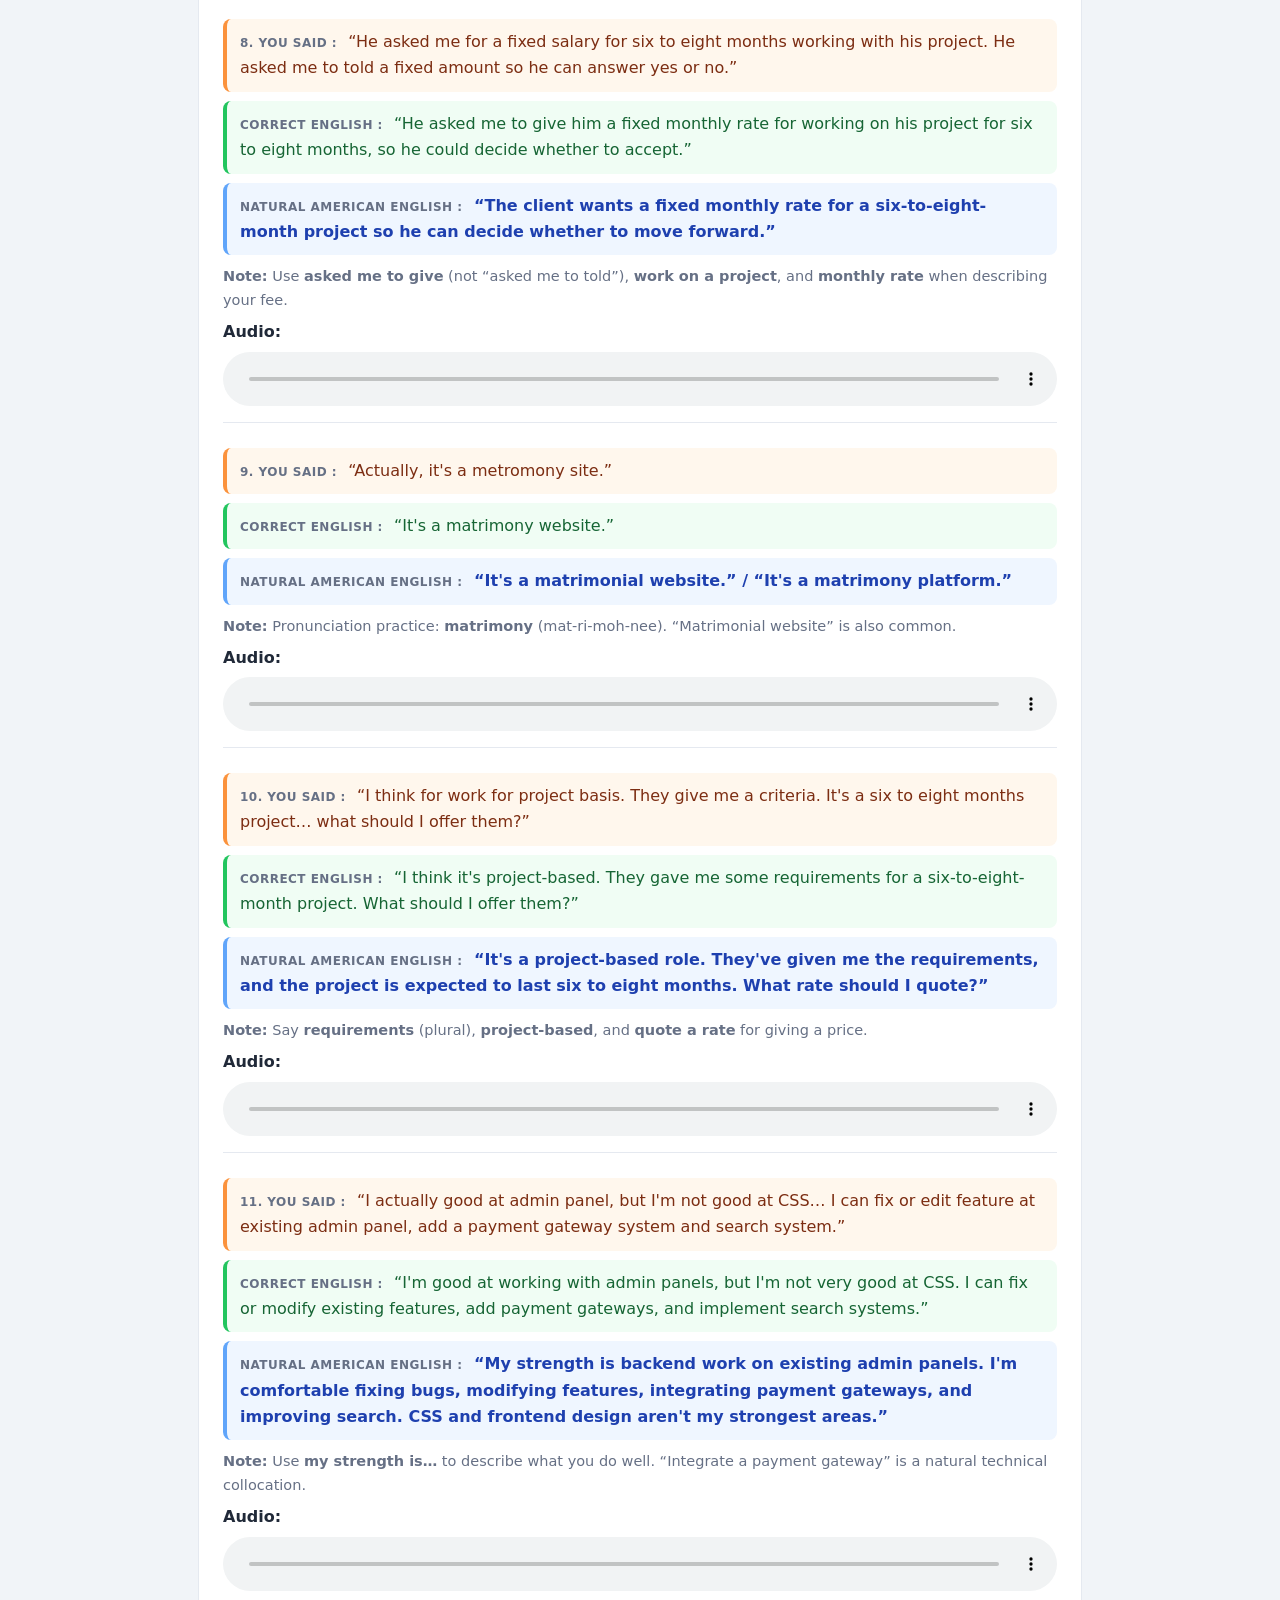
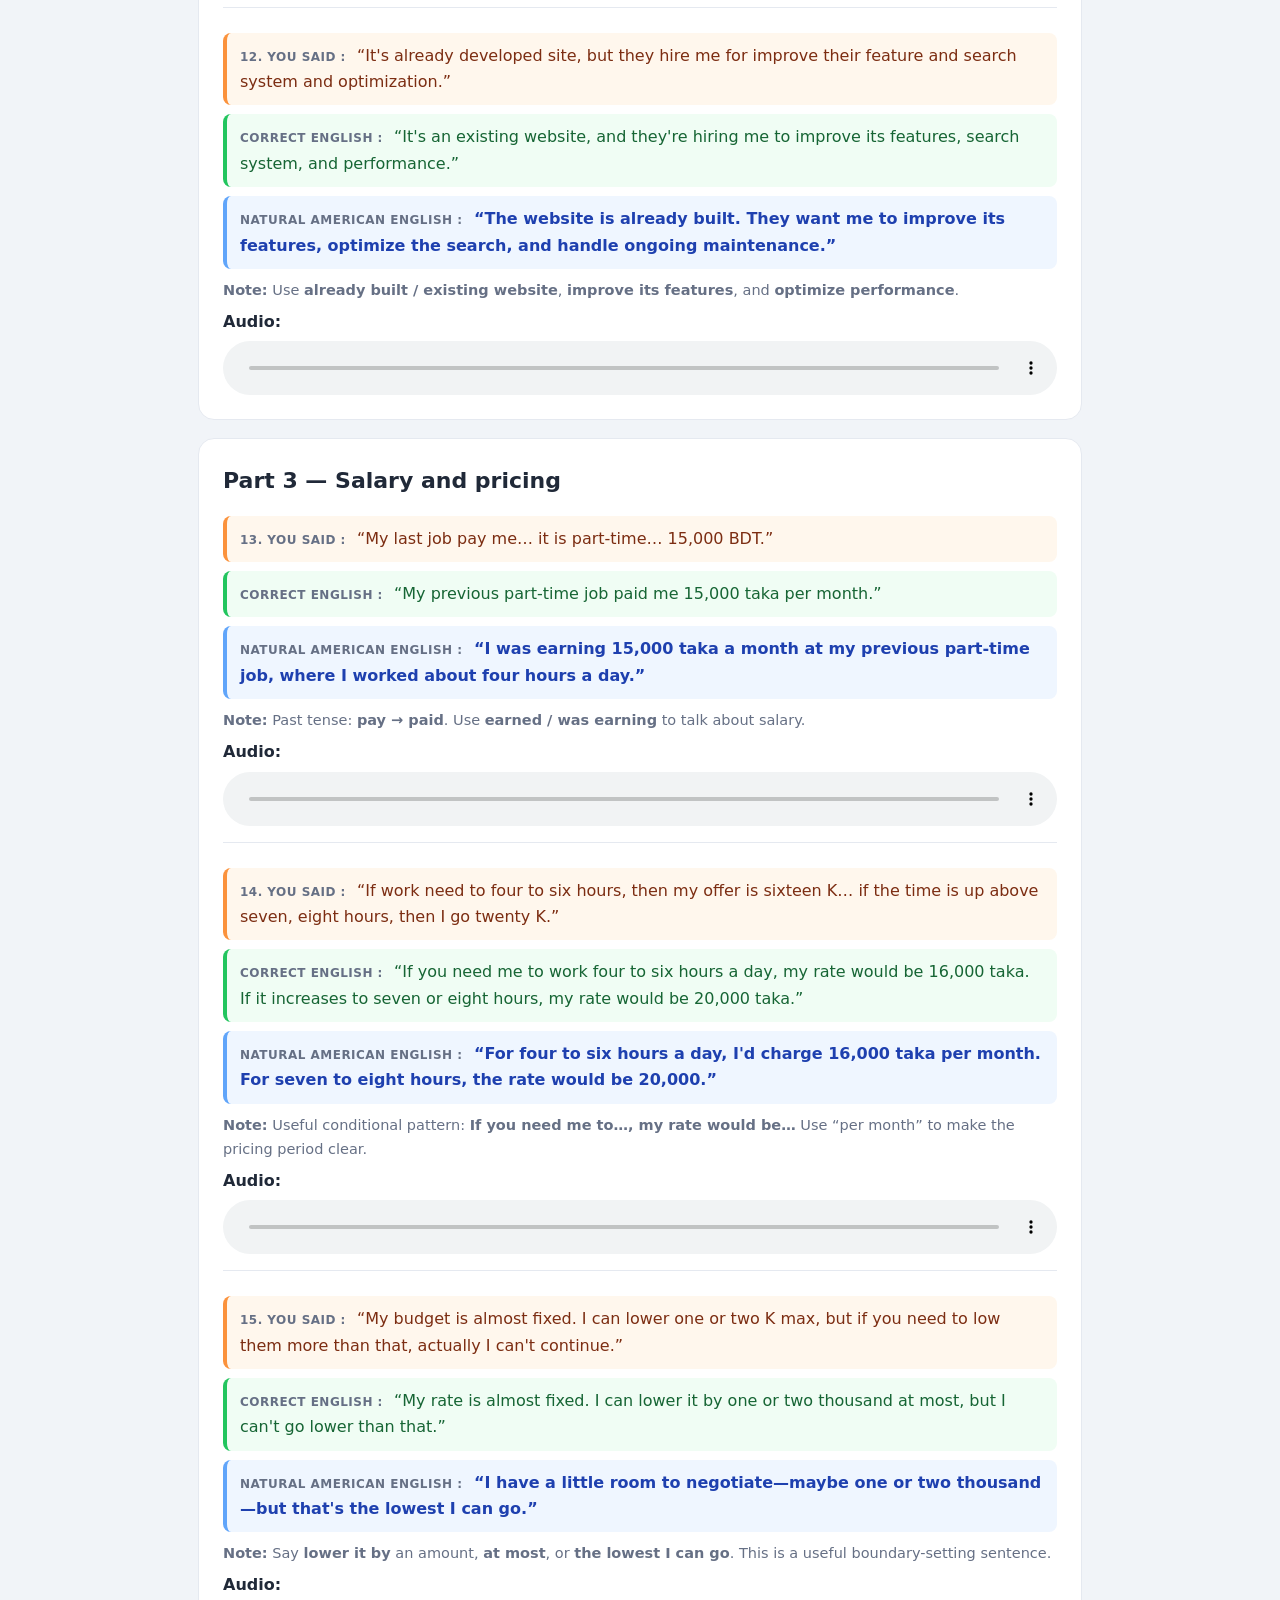
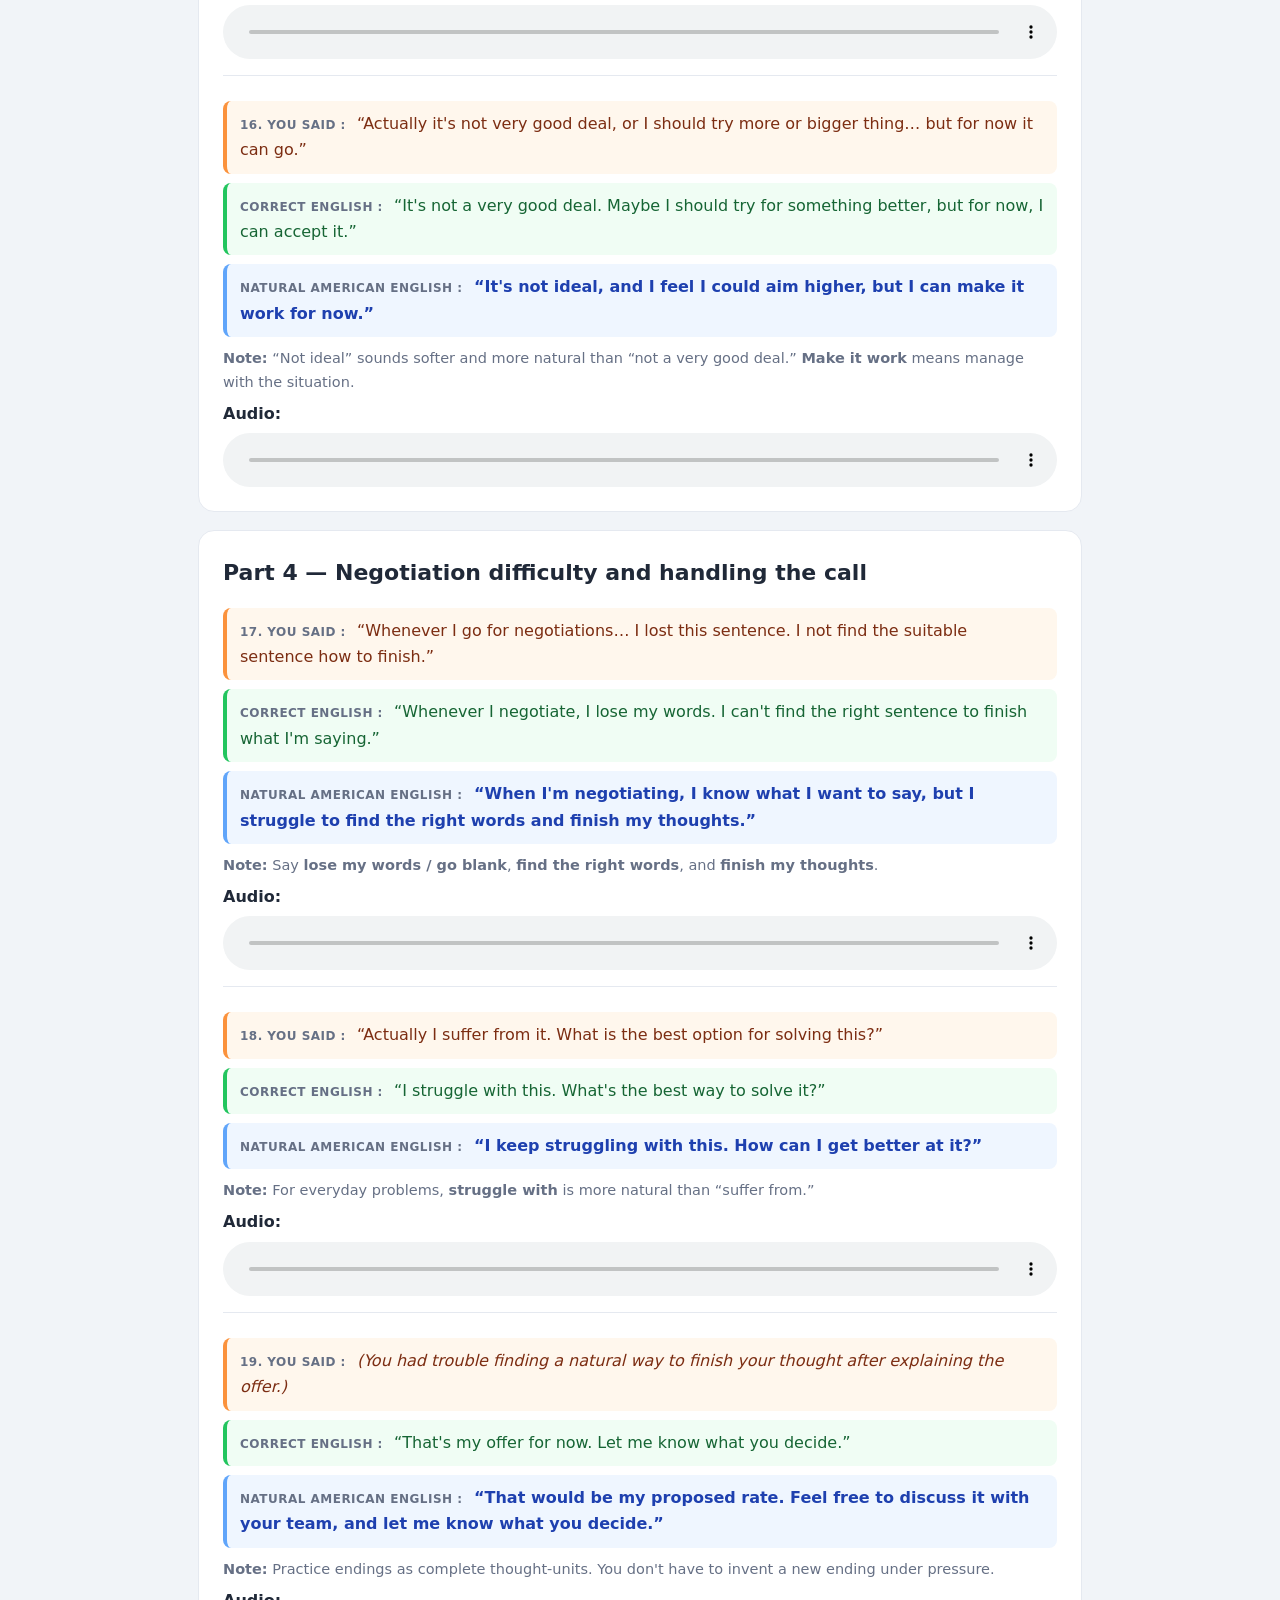
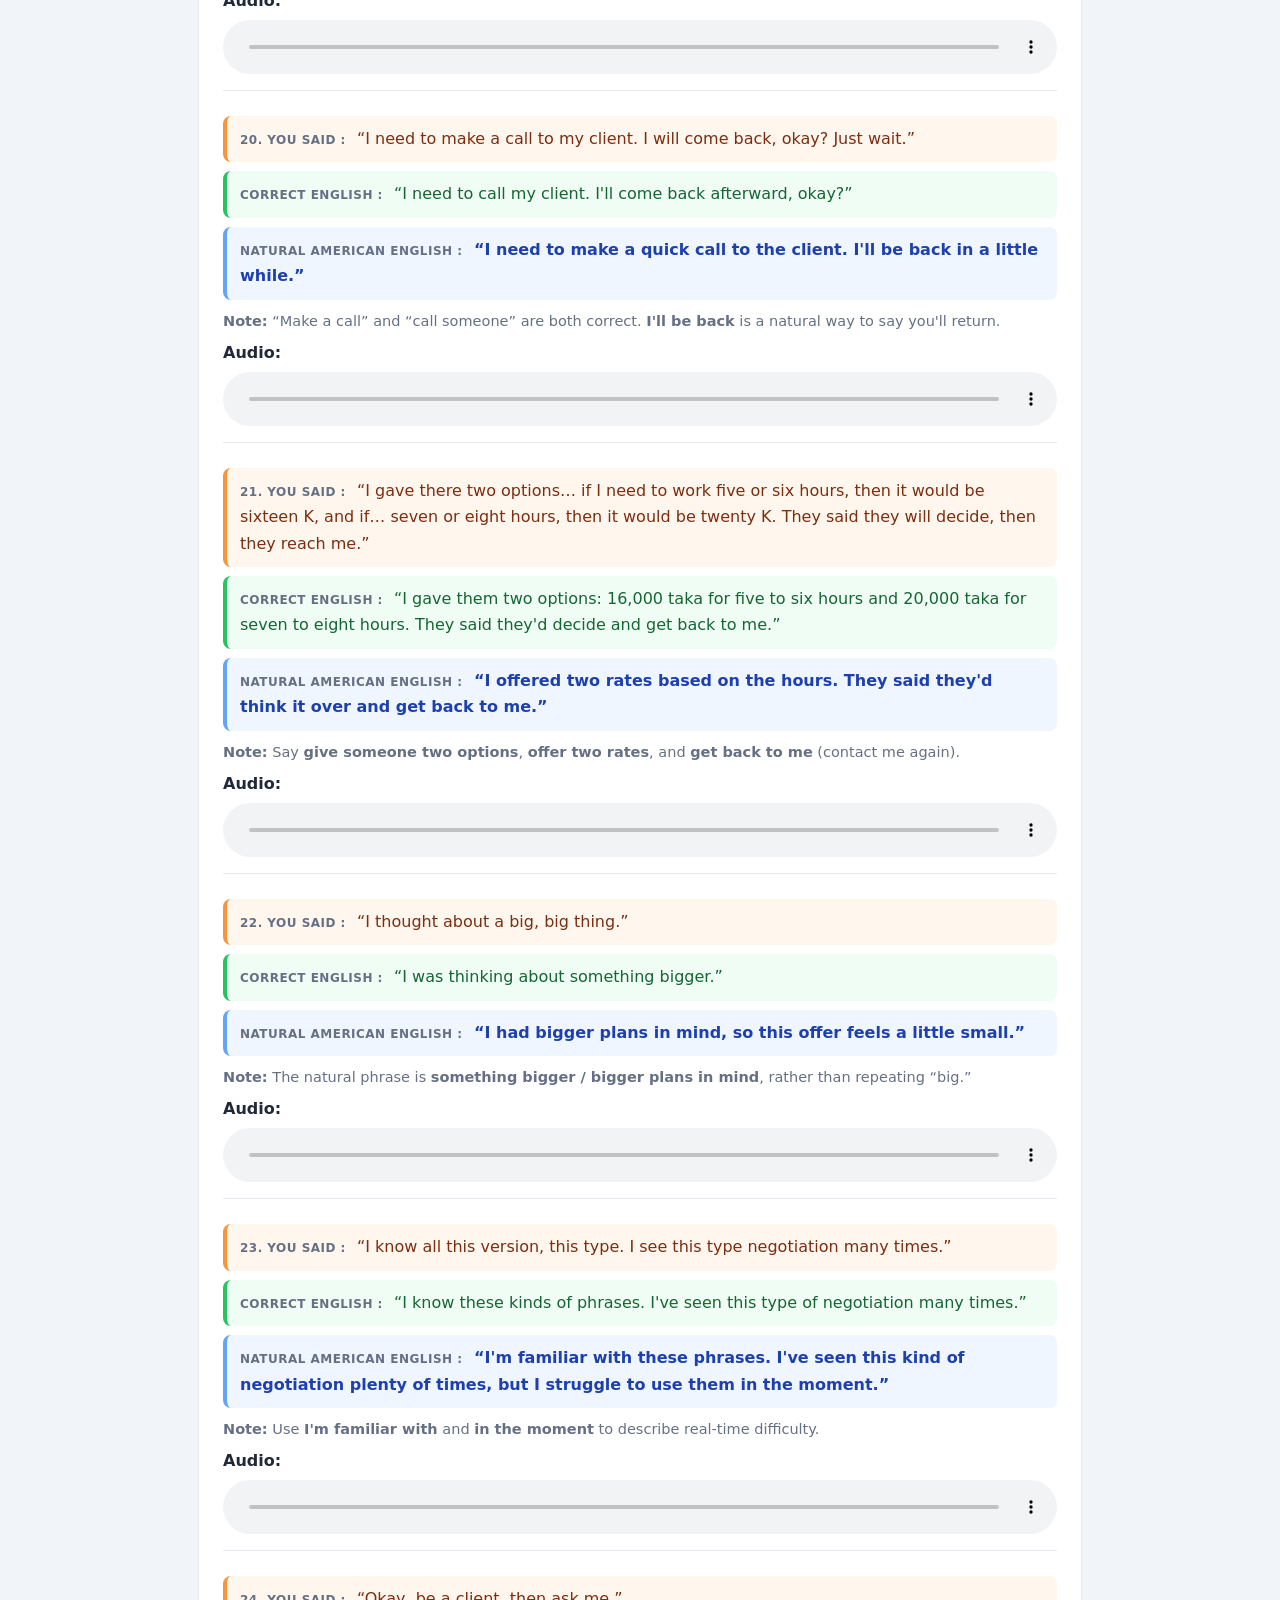
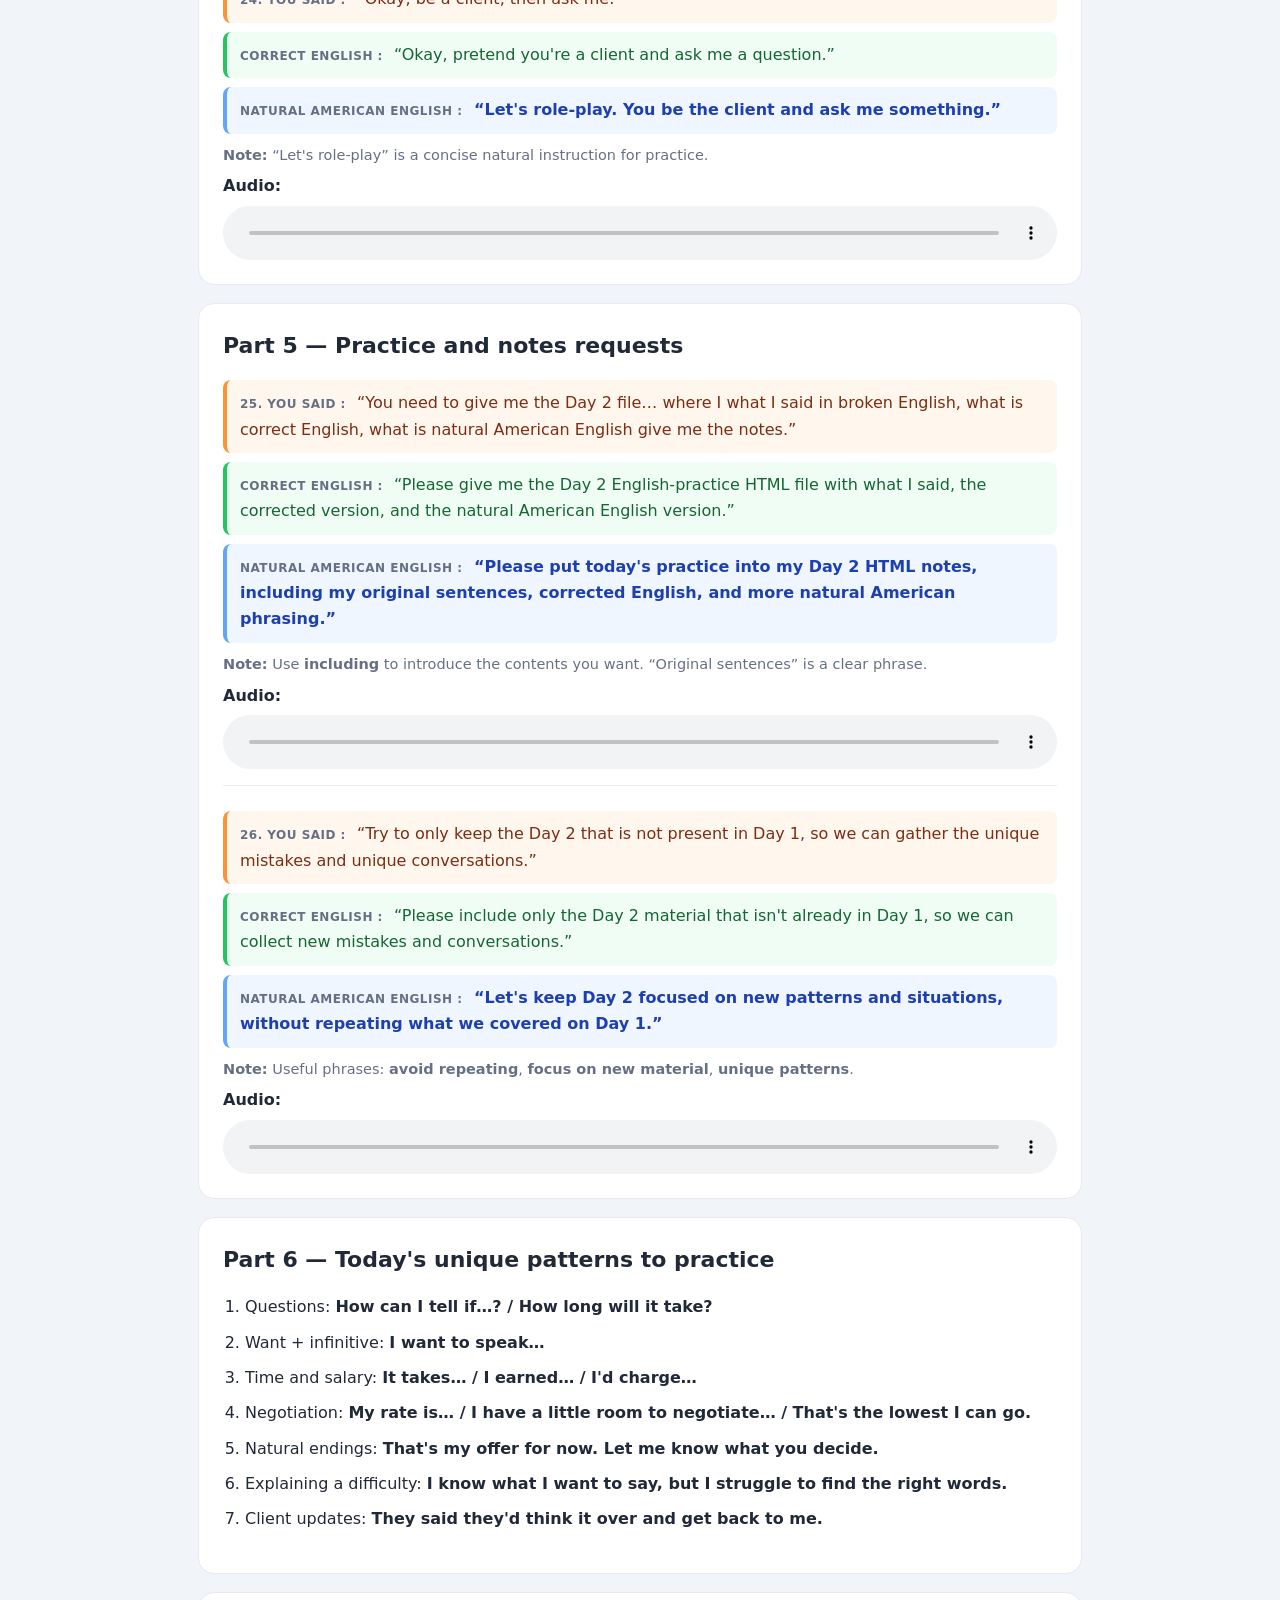
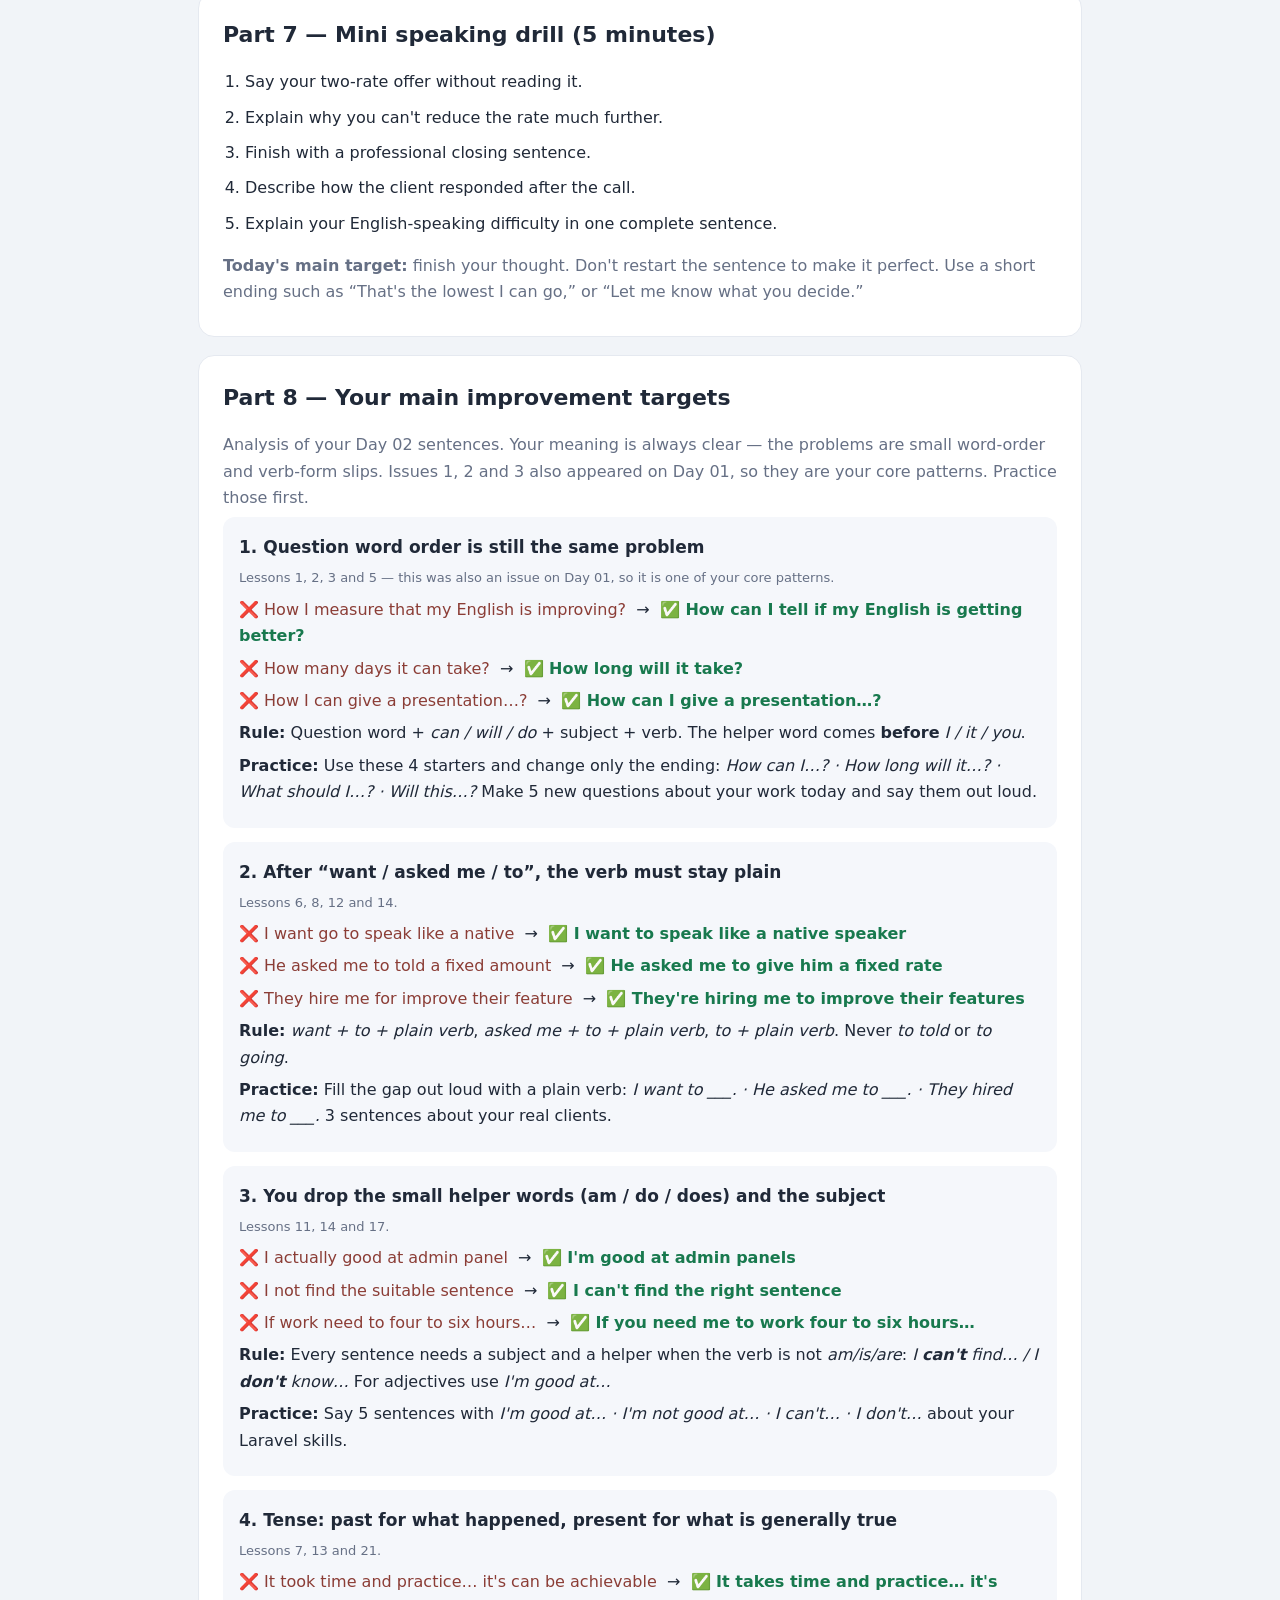
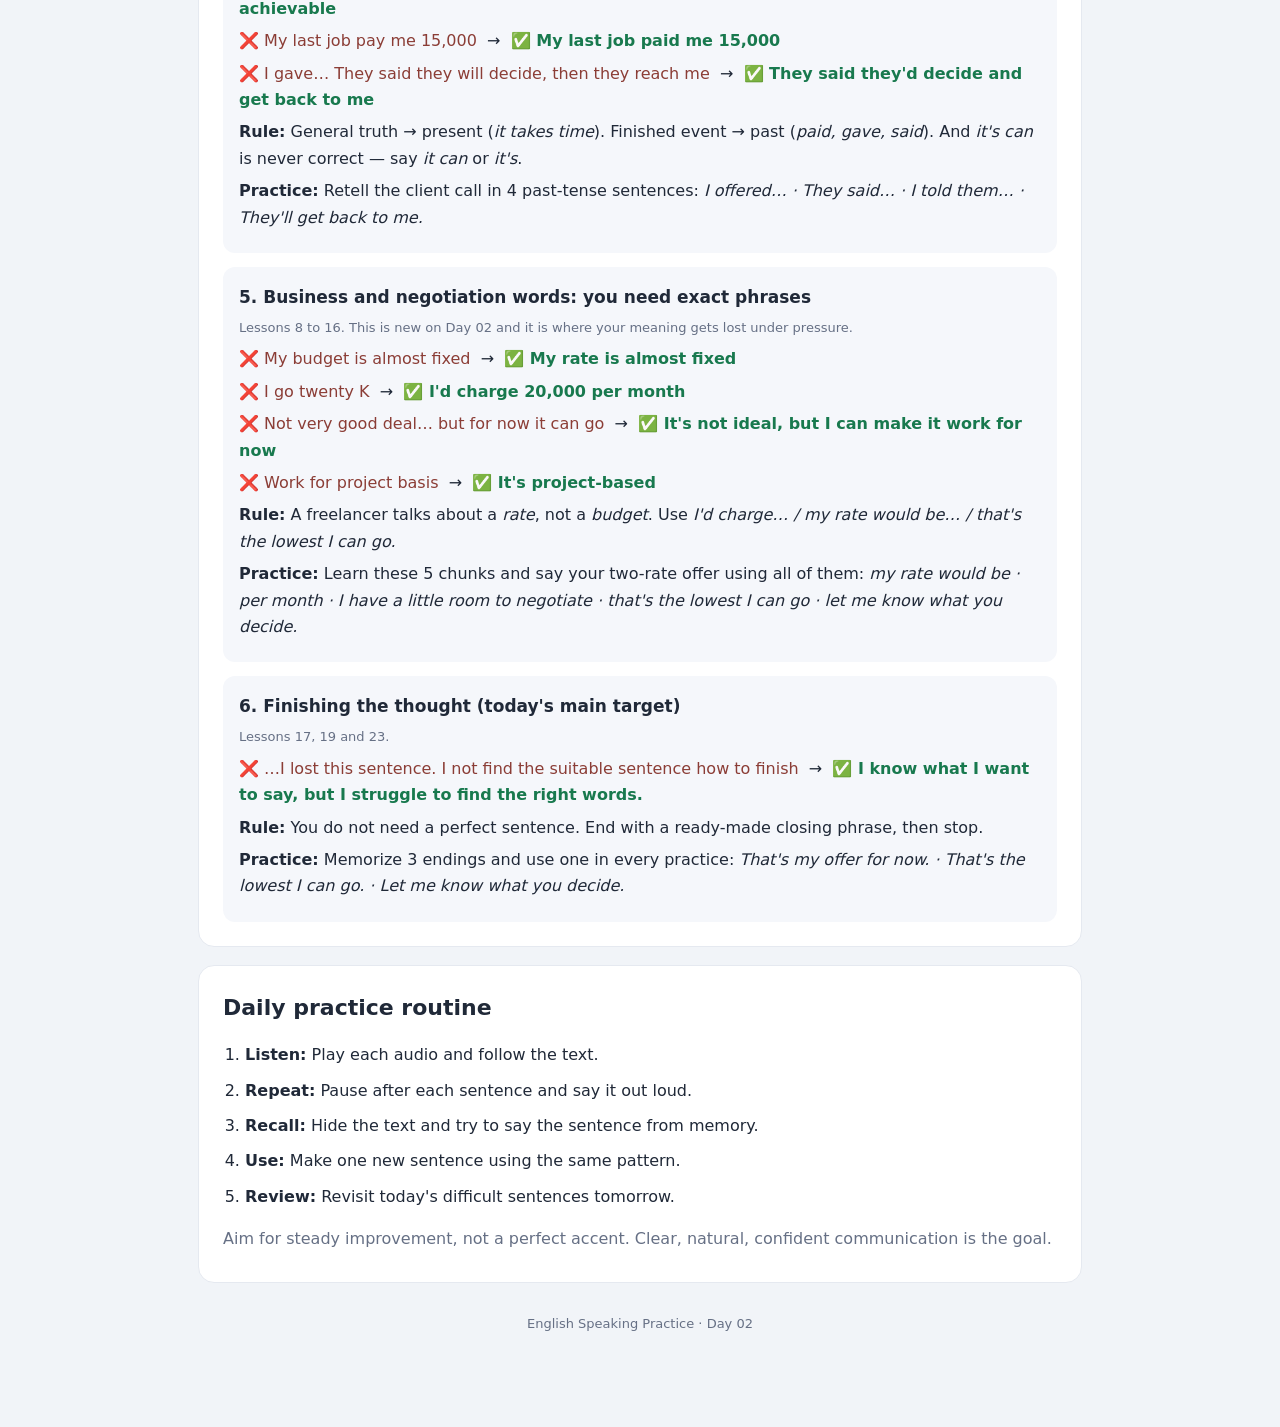
<file: Day_02_English_Speaking_Practice.html>
<!DOCTYPE html>
<html lang="en">
<head>
<meta charset="UTF-8">
<meta name="viewport" content="width=device-width, initial-scale=1.0">
<title>Day 02 — English Speaking Practice</title>
<link rel="stylesheet" href="style.css">
</head>
<body class="colorful">
<div class="page">
  <header>
    <div class="eyebrow">Daily English learning record · Day 02</div>
    <h1>English Speaking Practice</h1>
    <p class="sub">General American English · Client negotiation practice</p>
    <span class="pill">Listen · Repeat · Speak</span>
    <p class="sub" style="margin-top:16px">Goal: form sentences in real time, negotiate clearly with clients, and finish your thoughts confidently.</p>
  </header>

  <section>
    <h2>How to use these notes</h2>
    <p>Read the natural version aloud. Then cover it and try to say the idea in your own words.</p>
    <p class="sub"><strong>Key:</strong> You said = your original sentence · Correct English = grammatically clear · Natural American English = conversational.</p>
  </section>

  <section>
    <h2>Part 1 — Progress and fluency questions</h2>
    <article class="lesson">
      <p class="said"><span class="label">1. You said :</span> “How I measure that my improve is my English is improving?”</p>
      <p class="correct"><span class="label">Correct English :</span> “How can I measure whether my English is improving?”</p>
      <p class="natural"><span class="label">Natural American English :</span> “How can I tell if my English is getting better?”</p>
      <p class="note"><strong>Note:</strong> Use <b>how can I tell if…</b> to ask how to recognize something. “Getting better” is a common conversational phrase.</p>
      <p><strong>Audio:</strong></p>
      <audio controls preload="none">
        <source src="audio/How_can_I_tell_if_my_English_is_getting_better.mp3" type="audio/mpeg">
        Your browser does not support the audio player.
      </audio>
    </article>
    <article class="lesson">
      <p class="said"><span class="label">2. You said :</span> “How many days it can take?”</p>
      <p class="correct"><span class="label">Correct English :</span> “How many days can it take?” / “How long can it take?”</p>
      <p class="natural"><span class="label">Natural American English :</span> “How long will it take before I notice an improvement?”</p>
      <p class="note"><strong>Note:</strong> In questions, use auxiliary + subject: <b>How long will it take?</b></p>
      <p><strong>Audio:</strong></p>
      <audio controls preload="none">
        <source src="audio/How_long_will_it_take_before_I_notice_an_improvement.mp3" type="audio/mpeg">
        Your browser does not support the audio player.
      </audio>
    </article>
    <article class="lesson">
      <p class="said"><span class="label">3. You said :</span> “Actually, this practice comes to me in my fluency? Does it really happen?”</p>
      <p class="correct"><span class="label">Correct English :</span> “Will this practice improve my fluency? Does it really work?”</p>
      <p class="natural"><span class="label">Natural American English :</span> “Will practicing like this actually make me more fluent?”</p>
      <p class="note"><strong>Note:</strong> A useful pattern: <b>Will + activity + actually help/improve…?</b></p>
      <p><strong>Audio:</strong></p>
      <audio controls preload="none">
        <source src="audio/Will_practicing_like_this_actually_make_me_more_fluent.mp3" type="audio/mpeg">
        Your browser does not support the audio player.
      </audio>
    </article>
    <article class="lesson">
      <p class="said"><span class="label">4. You said :</span> “We have outtrack to our HTML file, right? Day 1, Day 2… after two weeks we can compare them, right?”</p>
      <p class="correct"><span class="label">Correct English :</span> “We have our Day 1 and Day 2 HTML files, right? We can compare them after a week or two.”</p>
      <p class="natural"><span class="label">Natural American English :</span> “We’re keeping track in our Day 1 and Day 2 HTML files, right? Then we can compare my progress after a couple of weeks.”</p>
      <p class="note"><strong>Note:</strong> Say <b>keep track of</b> or <b>track my progress</b>, not “outtrack.” “A couple of weeks” usually means about two weeks.</p>
      <p><strong>Audio:</strong></p>
      <audio controls preload="none">
        <source src="audio/Were_keeping_track_in_our_Day_1_and_Day_2_HTML_files_right.mp3" type="audio/mpeg">
        Your browser does not support the audio player.
      </audio>
    </article>
    <article class="lesson">
      <p class="said"><span class="label">5. You said :</span> “How I can give a presentation with a heavy English fluency?”</p>
      <p class="correct"><span class="label">Correct English :</span> “How can I give a presentation fluently in English?”</p>
      <p class="natural"><span class="label">Natural American English :</span> “How can I deliver a presentation confidently and fluently in English?”</p>
      <p class="note"><strong>Note:</strong> Use <b>deliver a presentation</b> for a polished expression. “Fluent English” is not “heavy English.”</p>
      <p><strong>Audio:</strong></p>
      <audio controls preload="none">
        <source src="audio/How_can_I_deliver_a_presentation_confidently_and_fluently_in.mp3" type="audio/mpeg">
        Your browser does not support the audio player.
      </audio>
    </article>
    <article class="lesson">
      <p class="said"><span class="label">6. You said :</span> “I want go to speak like a native American.”</p>
      <p class="correct"><span class="label">Correct English :</span> “I want to speak like a native American English speaker.”</p>
      <p class="natural"><span class="label">Natural American English :</span> “I want to sound like a native speaker of American English.”</p>
      <p class="note"><strong>Note:</strong> After <b>want</b>, use <b>to + verb</b>: want to speak. “Sound like” refers to how your speech comes across.</p>
      <p><strong>Audio:</strong></p>
      <audio controls preload="none">
        <source src="audio/I_want_to_sound_like_a_native_speaker_of_American_English.mp3" type="audio/mpeg">
        Your browser does not support the audio player.
      </audio>
    </article>
    <article class="lesson">
      <p class="said"><span class="label">7. You said :</span> “It took time and practice. It's not easy, but with patient, it's can be achievable with time.”</p>
      <p class="correct"><span class="label">Correct English :</span> “It takes time and practice. It's not easy, but with patience, it's achievable.”</p>
      <p class="natural"><span class="label">Natural American English :</span> “It takes time and practice, but with patience, I can get there.”</p>
      <p class="note"><strong>Note:</strong> <b>Patient</b> is a person/adjective; <b>patience</b> is the noun. “It’s can” is incorrect—say “it can” or “it’s.”</p>
      <p><strong>Audio:</strong></p>
      <audio controls preload="none">
        <source src="audio/It_takes_time_and_practice_but_with_patience_I_can_get_there.mp3" type="audio/mpeg">
        Your browser does not support the audio player.
      </audio>
    </article>
  </section>

  <section>
    <h2>Part 2 — Describing the client’s project</h2>
    <article class="lesson">
      <p class="said"><span class="label">8. You said :</span> “He asked me for a fixed salary for six to eight months working with his project. He asked me to told a fixed amount so he can answer yes or no.”</p>
      <p class="correct"><span class="label">Correct English :</span> “He asked me to give him a fixed monthly rate for working on his project for six to eight months, so he could decide whether to accept.”</p>
      <p class="natural"><span class="label">Natural American English :</span> “The client wants a fixed monthly rate for a six-to-eight-month project so he can decide whether to move forward.”</p>
      <p class="note"><strong>Note:</strong> Use <b>asked me to give</b> (not “asked me to told”), <b>work on a project</b>, and <b>monthly rate</b> when describing your fee.</p>
      <p><strong>Audio:</strong></p>
      <audio controls preload="none">
        <source src="audio/The_client_wants_a_fixed_monthly_rate_for_a_six_to_eight.mp3" type="audio/mpeg">
        Your browser does not support the audio player.
      </audio>
    </article>
    <article class="lesson">
      <p class="said"><span class="label">9. You said :</span> “Actually, it's a metromony site.”</p>
      <p class="correct"><span class="label">Correct English :</span> “It's a matrimony website.”</p>
      <p class="natural"><span class="label">Natural American English :</span> “It's a matrimonial website.” / “It's a matrimony platform.”</p>
      <p class="note"><strong>Note:</strong> Pronunciation practice: <b>matrimony</b> (mat-ri-moh-nee). “Matrimonial website” is also common.</p>
      <p><strong>Audio:</strong></p>
      <audio controls preload="none">
        <source src="audio/Its_a_matrimonial_website.mp3" type="audio/mpeg">
        Your browser does not support the audio player.
      </audio>
    </article>
    <article class="lesson">
      <p class="said"><span class="label">10. You said :</span> “I think for work for project basis. They give me a criteria. It's a six to eight months project… what should I offer them?”</p>
      <p class="correct"><span class="label">Correct English :</span> “I think it's project-based. They gave me some requirements for a six-to-eight-month project. What should I offer them?”</p>
      <p class="natural"><span class="label">Natural American English :</span> “It's a project-based role. They've given me the requirements, and the project is expected to last six to eight months. What rate should I quote?”</p>
      <p class="note"><strong>Note:</strong> Say <b>requirements</b> (plural), <b>project-based</b>, and <b>quote a rate</b> for giving a price.</p>
      <p><strong>Audio:</strong></p>
      <audio controls preload="none">
        <source src="audio/Its_a_project_based_role_Theyve_given_me_the_requirements.mp3" type="audio/mpeg">
        Your browser does not support the audio player.
      </audio>
    </article>
    <article class="lesson">
      <p class="said"><span class="label">11. You said :</span> “I actually good at admin panel, but I'm not good at CSS… I can fix or edit feature at existing admin panel, add a payment gateway system and search system.”</p>
      <p class="correct"><span class="label">Correct English :</span> “I'm good at working with admin panels, but I'm not very good at CSS. I can fix or modify existing features, add payment gateways, and implement search systems.”</p>
      <p class="natural"><span class="label">Natural American English :</span> “My strength is backend work on existing admin panels. I'm comfortable fixing bugs, modifying features, integrating payment gateways, and improving search. CSS and frontend design aren't my strongest areas.”</p>
      <p class="note"><strong>Note:</strong> Use <b>my strength is…</b> to describe what you do well. “Integrate a payment gateway” is a natural technical collocation.</p>
      <p><strong>Audio:</strong></p>
      <audio controls preload="none">
        <source src="audio/My_strength_is_backend_work_on_existing_admin_panels_Im.mp3" type="audio/mpeg">
        Your browser does not support the audio player.
      </audio>
    </article>
    <article class="lesson">
      <p class="said"><span class="label">12. You said :</span> “It's already developed site, but they hire me for improve their feature and search system and optimization.”</p>
      <p class="correct"><span class="label">Correct English :</span> “It's an existing website, and they're hiring me to improve its features, search system, and performance.”</p>
      <p class="natural"><span class="label">Natural American English :</span> “The website is already built. They want me to improve its features, optimize the search, and handle ongoing maintenance.”</p>
      <p class="note"><strong>Note:</strong> Use <b>already built / existing website</b>, <b>improve its features</b>, and <b>optimize performance</b>.</p>
      <p><strong>Audio:</strong></p>
      <audio controls preload="none">
        <source src="audio/The_website_is_already_built_They_want_me_to_improve_its.mp3" type="audio/mpeg">
        Your browser does not support the audio player.
      </audio>
    </article>
  </section>

  <section>
    <h2>Part 3 — Salary and pricing</h2>
    <article class="lesson">
      <p class="said"><span class="label">13. You said :</span> “My last job pay me… it is part-time… 15,000 BDT.”</p>
      <p class="correct"><span class="label">Correct English :</span> “My previous part-time job paid me 15,000 taka per month.”</p>
      <p class="natural"><span class="label">Natural American English :</span> “I was earning 15,000 taka a month at my previous part-time job, where I worked about four hours a day.”</p>
      <p class="note"><strong>Note:</strong> Past tense: <b>pay → paid</b>. Use <b>earned / was earning</b> to talk about salary.</p>
      <p><strong>Audio:</strong></p>
      <audio controls preload="none">
        <source src="audio/I_was_earning_15_000_taka_a_month_at_my_previous_part_time.mp3" type="audio/mpeg">
        Your browser does not support the audio player.
      </audio>
    </article>
    <article class="lesson">
      <p class="said"><span class="label">14. You said :</span> “If work need to four to six hours, then my offer is sixteen K… if the time is up above seven, eight hours, then I go twenty K.”</p>
      <p class="correct"><span class="label">Correct English :</span> “If you need me to work four to six hours a day, my rate would be 16,000 taka. If it increases to seven or eight hours, my rate would be 20,000 taka.”</p>
      <p class="natural"><span class="label">Natural American English :</span> “For four to six hours a day, I'd charge 16,000 taka per month. For seven to eight hours, the rate would be 20,000.”</p>
      <p class="note"><strong>Note:</strong> Useful conditional pattern: <b>If you need me to…, my rate would be…</b> Use “per month” to make the pricing period clear.</p>
      <p><strong>Audio:</strong></p>
      <audio controls preload="none">
        <source src="audio/For_four_to_six_hours_a_day_Id_charge_16_000_taka_per_month.mp3" type="audio/mpeg">
        Your browser does not support the audio player.
      </audio>
    </article>
    <article class="lesson">
      <p class="said"><span class="label">15. You said :</span> “My budget is almost fixed. I can lower one or two K max, but if you need to low them more than that, actually I can't continue.”</p>
      <p class="correct"><span class="label">Correct English :</span> “My rate is almost fixed. I can lower it by one or two thousand at most, but I can't go lower than that.”</p>
      <p class="natural"><span class="label">Natural American English :</span> “I have a little room to negotiate—maybe one or two thousand—but that's the lowest I can go.”</p>
      <p class="note"><strong>Note:</strong> Say <b>lower it by</b> an amount, <b>at most</b>, or <b>the lowest I can go</b>. This is a useful boundary-setting sentence.</p>
      <p><strong>Audio:</strong></p>
      <audio controls preload="none">
        <source src="audio/I_have_a_little_room_to_negotiate_maybe_one_or_two_thousand.mp3" type="audio/mpeg">
        Your browser does not support the audio player.
      </audio>
    </article>
    <article class="lesson">
      <p class="said"><span class="label">16. You said :</span> “Actually it's not very good deal, or I should try more or bigger thing… but for now it can go.”</p>
      <p class="correct"><span class="label">Correct English :</span> “It's not a very good deal. Maybe I should try for something better, but for now, I can accept it.”</p>
      <p class="natural"><span class="label">Natural American English :</span> “It's not ideal, and I feel I could aim higher, but I can make it work for now.”</p>
      <p class="note"><strong>Note:</strong> “Not ideal” sounds softer and more natural than “not a very good deal.” <b>Make it work</b> means manage with the situation.</p>
      <p><strong>Audio:</strong></p>
      <audio controls preload="none">
        <source src="audio/Its_not_ideal_and_I_feel_I_could_aim_higher_but_I_can_make.mp3" type="audio/mpeg">
        Your browser does not support the audio player.
      </audio>
    </article>
  </section>

  <section>
    <h2>Part 4 — Negotiation difficulty and handling the call</h2>
    <article class="lesson">
      <p class="said"><span class="label">17. You said :</span> “Whenever I go for negotiations… I lost this sentence. I not find the suitable sentence how to finish.”</p>
      <p class="correct"><span class="label">Correct English :</span> “Whenever I negotiate, I lose my words. I can't find the right sentence to finish what I'm saying.”</p>
      <p class="natural"><span class="label">Natural American English :</span> “When I'm negotiating, I know what I want to say, but I struggle to find the right words and finish my thoughts.”</p>
      <p class="note"><strong>Note:</strong> Say <b>lose my words / go blank</b>, <b>find the right words</b>, and <b>finish my thoughts</b>.</p>
      <p><strong>Audio:</strong></p>
      <audio controls preload="none">
        <source src="audio/When_Im_negotiating_I_know_what_I_want_to_say_but_I_struggle.mp3" type="audio/mpeg">
        Your browser does not support the audio player.
      </audio>
    </article>
    <article class="lesson">
      <p class="said"><span class="label">18. You said :</span> “Actually I suffer from it. What is the best option for solving this?”</p>
      <p class="correct"><span class="label">Correct English :</span> “I struggle with this. What's the best way to solve it?”</p>
      <p class="natural"><span class="label">Natural American English :</span> “I keep struggling with this. How can I get better at it?”</p>
      <p class="note"><strong>Note:</strong> For everyday problems, <b>struggle with</b> is more natural than “suffer from.”</p>
      <p><strong>Audio:</strong></p>
      <audio controls preload="none">
        <source src="audio/I_keep_struggling_with_this_How_can_I_get_better_at_it.mp3" type="audio/mpeg">
        Your browser does not support the audio player.
      </audio>
    </article>
    <article class="lesson">
      <p class="said"><span class="label">19. You said :</span> <em>(You had trouble finding a natural way to finish your thought after explaining the offer.)</em></p>
      <p class="correct"><span class="label">Correct English :</span> “That's my offer for now. Let me know what you decide.”</p>
      <p class="natural"><span class="label">Natural American English :</span> “That would be my proposed rate. Feel free to discuss it with your team, and let me know what you decide.”</p>
      <p class="note"><strong>Note:</strong> Practice endings as complete thought-units. You don't have to invent a new ending under pressure.</p>
      <p><strong>Audio:</strong></p>
      <audio controls preload="none">
        <source src="audio/That_would_be_my_proposed_rate_Feel_free_to_discuss_it_with.mp3" type="audio/mpeg">
        Your browser does not support the audio player.
      </audio>
    </article>
    <article class="lesson">
      <p class="said"><span class="label">20. You said :</span> “I need to make a call to my client. I will come back, okay? Just wait.”</p>
      <p class="correct"><span class="label">Correct English :</span> “I need to call my client. I'll come back afterward, okay?”</p>
      <p class="natural"><span class="label">Natural American English :</span> “I need to make a quick call to the client. I'll be back in a little while.”</p>
      <p class="note"><strong>Note:</strong> “Make a call” and “call someone” are both correct. <b>I'll be back</b> is a natural way to say you'll return.</p>
      <p><strong>Audio:</strong></p>
      <audio controls preload="none">
        <source src="audio/I_need_to_make_a_quick_call_to_the_client_Ill_be_back_in_a.mp3" type="audio/mpeg">
        Your browser does not support the audio player.
      </audio>
    </article>
    <article class="lesson">
      <p class="said"><span class="label">21. You said :</span> “I gave there two options… if I need to work five or six hours, then it would be sixteen K, and if… seven or eight hours, then it would be twenty K. They said they will decide, then they reach me.”</p>
      <p class="correct"><span class="label">Correct English :</span> “I gave them two options: 16,000 taka for five to six hours and 20,000 taka for seven to eight hours. They said they'd decide and get back to me.”</p>
      <p class="natural"><span class="label">Natural American English :</span> “I offered two rates based on the hours. They said they'd think it over and get back to me.”</p>
      <p class="note"><strong>Note:</strong> Say <b>give someone two options</b>, <b>offer two rates</b>, and <b>get back to me</b> (contact me again).</p>
      <p><strong>Audio:</strong></p>
      <audio controls preload="none">
        <source src="audio/I_offered_two_rates_based_on_the_hours_They_said_theyd_think.mp3" type="audio/mpeg">
        Your browser does not support the audio player.
      </audio>
    </article>
    <article class="lesson">
      <p class="said"><span class="label">22. You said :</span> “I thought about a big, big thing.”</p>
      <p class="correct"><span class="label">Correct English :</span> “I was thinking about something bigger.”</p>
      <p class="natural"><span class="label">Natural American English :</span> “I had bigger plans in mind, so this offer feels a little small.”</p>
      <p class="note"><strong>Note:</strong> The natural phrase is <b>something bigger / bigger plans in mind</b>, rather than repeating “big.”</p>
      <p><strong>Audio:</strong></p>
      <audio controls preload="none">
        <source src="audio/I_had_bigger_plans_in_mind_so_this_offer_feels_a_little.mp3" type="audio/mpeg">
        Your browser does not support the audio player.
      </audio>
    </article>
    <article class="lesson">
      <p class="said"><span class="label">23. You said :</span> “I know all this version, this type. I see this type negotiation many times.”</p>
      <p class="correct"><span class="label">Correct English :</span> “I know these kinds of phrases. I've seen this type of negotiation many times.”</p>
      <p class="natural"><span class="label">Natural American English :</span> “I'm familiar with these phrases. I've seen this kind of negotiation plenty of times, but I struggle to use them in the moment.”</p>
      <p class="note"><strong>Note:</strong> Use <b>I'm familiar with</b> and <b>in the moment</b> to describe real-time difficulty.</p>
      <p><strong>Audio:</strong></p>
      <audio controls preload="none">
        <source src="audio/Im_familiar_with_these_phrases_Ive_seen_this_kind_of.mp3" type="audio/mpeg">
        Your browser does not support the audio player.
      </audio>
    </article>
    <article class="lesson">
      <p class="said"><span class="label">24. You said :</span> “Okay, be a client, then ask me.”</p>
      <p class="correct"><span class="label">Correct English :</span> “Okay, pretend you're a client and ask me a question.”</p>
      <p class="natural"><span class="label">Natural American English :</span> “Let's role-play. You be the client and ask me something.”</p>
      <p class="note"><strong>Note:</strong> “Let's role-play” is a concise natural instruction for practice.</p>
      <p><strong>Audio:</strong></p>
      <audio controls preload="none">
        <source src="audio/Lets_role_play_You_be_the_client_and_ask_me_something.mp3" type="audio/mpeg">
        Your browser does not support the audio player.
      </audio>
    </article>
  </section>

  <section>
    <h2>Part 5 — Practice and notes requests</h2>
    <article class="lesson">
      <p class="said"><span class="label">25. You said :</span> “You need to give me the Day 2 file… where I what I said in broken English, what is correct English, what is natural American English give me the notes.”</p>
      <p class="correct"><span class="label">Correct English :</span> “Please give me the Day 2 English-practice HTML file with what I said, the corrected version, and the natural American English version.”</p>
      <p class="natural"><span class="label">Natural American English :</span> “Please put today's practice into my Day 2 HTML notes, including my original sentences, corrected English, and more natural American phrasing.”</p>
      <p class="note"><strong>Note:</strong> Use <b>including</b> to introduce the contents you want. “Original sentences” is a clear phrase.</p>
      <p><strong>Audio:</strong></p>
      <audio controls preload="none">
        <source src="audio/Please_put_todays_practice_into_my_Day_2_HTML_notes.mp3" type="audio/mpeg">
        Your browser does not support the audio player.
      </audio>
    </article>
    <article class="lesson">
      <p class="said"><span class="label">26. You said :</span> “Try to only keep the Day 2 that is not present in Day 1, so we can gather the unique mistakes and unique conversations.”</p>
      <p class="correct"><span class="label">Correct English :</span> “Please include only the Day 2 material that isn't already in Day 1, so we can collect new mistakes and conversations.”</p>
      <p class="natural"><span class="label">Natural American English :</span> “Let's keep Day 2 focused on new patterns and situations, without repeating what we covered on Day 1.”</p>
      <p class="note"><strong>Note:</strong> Useful phrases: <b>avoid repeating</b>, <b>focus on new material</b>, <b>unique patterns</b>.</p>
      <p><strong>Audio:</strong></p>
      <audio controls preload="none">
        <source src="audio/Lets_keep_Day_2_focused_on_new_patterns_and_situations.mp3" type="audio/mpeg">
        Your browser does not support the audio player.
      </audio>
    </article>
  </section>

  <section>
    <h2>Part 6 — Today's unique patterns to practice</h2>
    <ol class="sentence-list">
      <li>Questions: <strong>How can I tell if…? / How long will it take?</strong></li>
      <li>Want + infinitive: <strong>I want to speak…</strong></li>
      <li>Time and salary: <strong>It takes… / I earned… / I'd charge…</strong></li>
      <li>Negotiation: <strong>My rate is… / I have a little room to negotiate… / That's the lowest I can go.</strong></li>
      <li>Natural endings: <strong>That's my offer for now. Let me know what you decide.</strong></li>
      <li>Explaining a difficulty: <strong>I know what I want to say, but I struggle to find the right words.</strong></li>
      <li>Client updates: <strong>They said they'd think it over and get back to me.</strong></li>
    </ol>
  </section>

  <section>
    <h2>Part 7 — Mini speaking drill (5 minutes)</h2>
    <ol class="sentence-list">
      <li>Say your two-rate offer without reading it.</li>
      <li>Explain why you can't reduce the rate much further.</li>
      <li>Finish with a professional closing sentence.</li>
      <li>Describe how the client responded after the call.</li>
      <li>Explain your English-speaking difficulty in one complete sentence.</li>
    </ol>
    <p class="sub"><strong>Today's main target:</strong> finish your thought. Don't restart the sentence to make it perfect. Use a short ending such as “That's the lowest I can go,” or “Let me know what you decide.”</p>
  </section>

  <section>
    <h2>Part 8 — Your main improvement targets</h2>
    <p class="sub">Analysis of your Day 02 sentences. Your meaning is always clear — the problems are small word-order and verb-form slips. Issues 1, 2 and 3 also appeared on Day 01, so they are your core patterns. Practice those first.</p>
    <div class="tip">
      <h3>1. Question word order is still the same problem</h3>
      <p class="sub">Lessons 1, 2, 3 and 5 — this was also an issue on Day 01, so it is one of your core patterns.</p>
      <p><span class="said">❌ How I measure that my English is improving?</span> &nbsp;→&nbsp; <span class="natural">✅ How can I tell if my English is getting better?</span></p>
      <p><span class="said">❌ How many days it can take?</span> &nbsp;→&nbsp; <span class="natural">✅ How long will it take?</span></p>
      <p><span class="said">❌ How I can give a presentation…?</span> &nbsp;→&nbsp; <span class="natural">✅ How can I give a presentation…?</span></p>
      <p><strong>Rule:</strong> Question word + <em>can / will / do</em> + subject + verb. The helper word comes <strong>before</strong> <em>I / it / you</em>.</p>
      <p><strong>Practice:</strong> Use these 4 starters and change only the ending: <em>How can I…? · How long will it…? · What should I…? · Will this…?</em> Make 5 new questions about your work today and say them out loud.</p>
    </div>
    <div class="tip">
      <h3>2. After “want / asked me / to”, the verb must stay plain</h3>
      <p class="sub">Lessons 6, 8, 12 and 14.</p>
      <p><span class="said">❌ I want go to speak like a native</span> &nbsp;→&nbsp; <span class="natural">✅ I want to speak like a native speaker</span></p>
      <p><span class="said">❌ He asked me to told a fixed amount</span> &nbsp;→&nbsp; <span class="natural">✅ He asked me to give him a fixed rate</span></p>
      <p><span class="said">❌ They hire me for improve their feature</span> &nbsp;→&nbsp; <span class="natural">✅ They're hiring me to improve their features</span></p>
      <p><strong>Rule:</strong> <em>want + to + plain verb</em>, <em>asked me + to + plain verb</em>, <em>to + plain verb</em>. Never <em>to told</em> or <em>to going</em>.</p>
      <p><strong>Practice:</strong> Fill the gap out loud with a plain verb: <em>I want to ___. · He asked me to ___. · They hired me to ___.</em> 3 sentences about your real clients.</p>
    </div>
    <div class="tip">
      <h3>3. You drop the small helper words (am / do / does) and the subject</h3>
      <p class="sub">Lessons 11, 14 and 17.</p>
      <p><span class="said">❌ I actually good at admin panel</span> &nbsp;→&nbsp; <span class="natural">✅ I'm good at admin panels</span></p>
      <p><span class="said">❌ I not find the suitable sentence</span> &nbsp;→&nbsp; <span class="natural">✅ I can't find the right sentence</span></p>
      <p><span class="said">❌ If work need to four to six hours…</span> &nbsp;→&nbsp; <span class="natural">✅ If you need me to work four to six hours…</span></p>
      <p><strong>Rule:</strong> Every sentence needs a subject and a helper when the verb is not <em>am/is/are</em>: <em>I <strong>can't</strong> find… / I <strong>don't</strong> know…</em> For adjectives use <em>I'm good at…</em></p>
      <p><strong>Practice:</strong> Say 5 sentences with <em>I'm good at… · I'm not good at… · I can't… · I don't…</em> about your Laravel skills.</p>
    </div>
    <div class="tip">
      <h3>4. Tense: past for what happened, present for what is generally true</h3>
      <p class="sub">Lessons 7, 13 and 21.</p>
      <p><span class="said">❌ It took time and practice… it's can be achievable</span> &nbsp;→&nbsp; <span class="natural">✅ It takes time and practice… it's achievable</span></p>
      <p><span class="said">❌ My last job pay me 15,000</span> &nbsp;→&nbsp; <span class="natural">✅ My last job paid me 15,000</span></p>
      <p><span class="said">❌ I gave… They said they will decide, then they reach me</span> &nbsp;→&nbsp; <span class="natural">✅ They said they'd decide and get back to me</span></p>
      <p><strong>Rule:</strong> General truth → present (<em>it takes time</em>). Finished event → past (<em>paid, gave, said</em>). And <em>it's can</em> is never correct — say <em>it can</em> or <em>it's</em>.</p>
      <p><strong>Practice:</strong> Retell the client call in 4 past-tense sentences: <em>I offered… · They said… · I told them… · They'll get back to me.</em></p>
    </div>
    <div class="tip">
      <h3>5. Business and negotiation words: you need exact phrases</h3>
      <p class="sub">Lessons 8 to 16. This is new on Day 02 and it is where your meaning gets lost under pressure.</p>
      <p><span class="said">❌ My budget is almost fixed</span> &nbsp;→&nbsp; <span class="natural">✅ My rate is almost fixed</span></p>
      <p><span class="said">❌ I go twenty K</span> &nbsp;→&nbsp; <span class="natural">✅ I'd charge 20,000 per month</span></p>
      <p><span class="said">❌ Not very good deal… but for now it can go</span> &nbsp;→&nbsp; <span class="natural">✅ It's not ideal, but I can make it work for now</span></p>
      <p><span class="said">❌ Work for project basis</span> &nbsp;→&nbsp; <span class="natural">✅ It's project-based</span></p>
      <p><strong>Rule:</strong> A freelancer talks about a <em>rate</em>, not a <em>budget</em>. Use <em>I'd charge… / my rate would be… / that's the lowest I can go.</em></p>
      <p><strong>Practice:</strong> Learn these 5 chunks and say your two-rate offer using all of them: <em>my rate would be · per month · I have a little room to negotiate · that's the lowest I can go · let me know what you decide.</em></p>
    </div>
    <div class="tip">
      <h3>6. Finishing the thought (today's main target)</h3>
      <p class="sub">Lessons 17, 19 and 23.</p>
      <p><span class="said">❌ …I lost this sentence. I not find the suitable sentence how to finish</span> &nbsp;→&nbsp; <span class="natural">✅ I know what I want to say, but I struggle to find the right words.</span></p>
      <p><strong>Rule:</strong> You do not need a perfect sentence. End with a ready-made closing phrase, then stop.</p>
      <p><strong>Practice:</strong> Memorize 3 endings and use one in every practice: <em>That's my offer for now. · That's the lowest I can go. · Let me know what you decide.</em></p>
    </div>
  </section>

  <section>
    <h2>Daily practice routine</h2>
    <ol class="sentence-list">
      <li><strong>Listen:</strong> Play each audio and follow the text.</li>
      <li><strong>Repeat:</strong> Pause after each sentence and say it out loud.</li>
      <li><strong>Recall:</strong> Hide the text and try to say the sentence from memory.</li>
      <li><strong>Use:</strong> Make one new sentence using the same pattern.</li>
      <li><strong>Review:</strong> Revisit today's difficult sentences tomorrow.</li>
    </ol>
    <p class="sub">Aim for steady improvement, not a perfect accent. Clear, natural, confident communication is the goal.</p>
  </section>

  <footer>English Speaking Practice · Day 02</footer>
</div>
<script src="nav.js"></script>
</body>
</html>
</file>
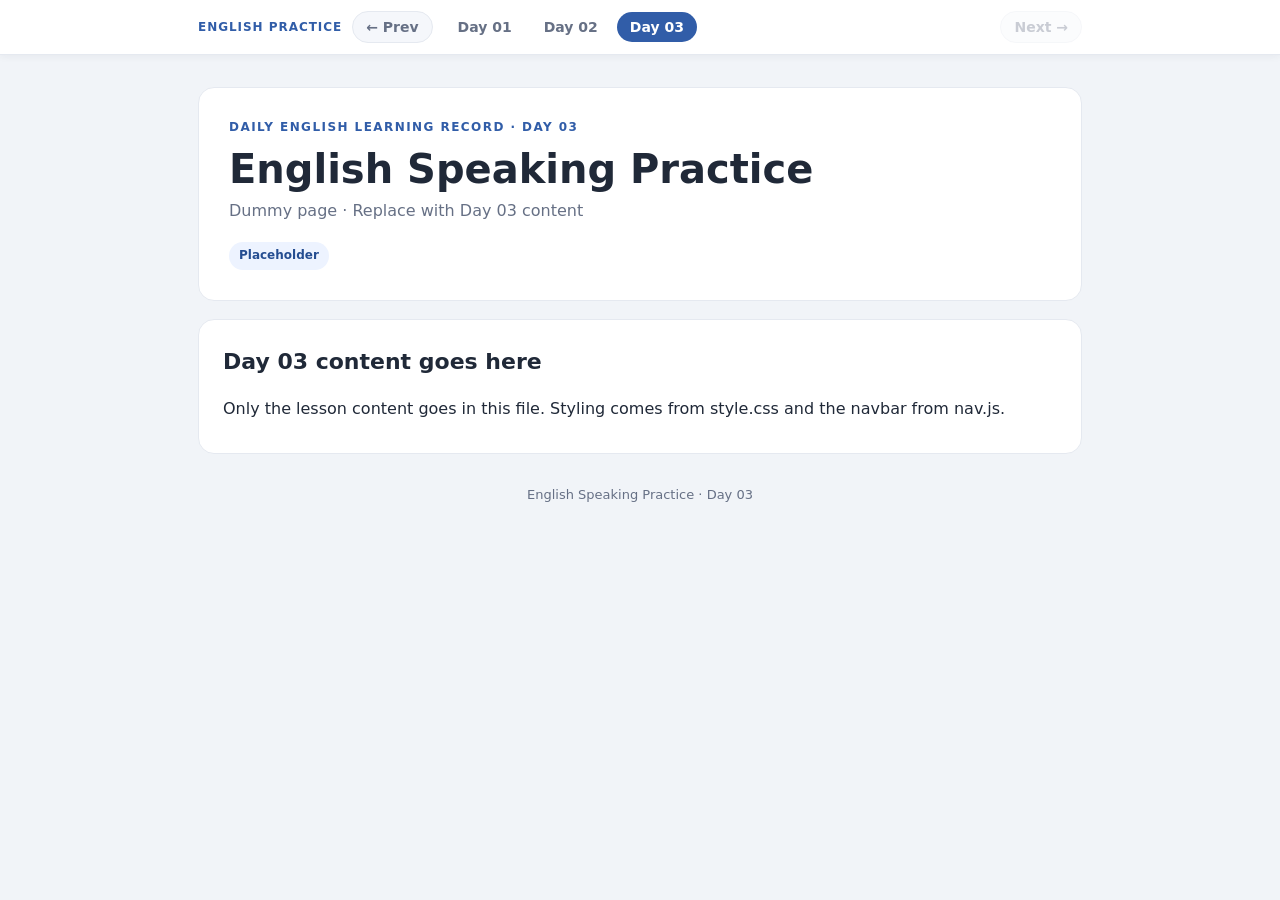
<file: Day_03_English_Speaking_Practice.html>
<!DOCTYPE html>
<html lang="en">
<head>
<meta charset="UTF-8">
<meta name="viewport" content="width=device-width, initial-scale=1.0">
<title>Day 03 — English Speaking Practice</title>
<link rel="stylesheet" href="style.css">
</head>
<body>
<div class="page">
  <header>
    <div class="eyebrow">Daily English learning record · Day 03</div>
    <h1>English Speaking Practice</h1>
    <p class="sub">Dummy page · Replace with Day 03 content</p>
    <span class="pill">Placeholder</span>
  </header>
  <section>
    <h2>Day 03 content goes here</h2>
    <p>Only the lesson content goes in this file. Styling comes from style.css and the navbar from nav.js.</p>
  </section>
  <footer>English Speaking Practice · Day 03</footer>
</div>
<script src="nav.js"></script>
</body>
</html>
</file>
<file: style.css>
:root {
  --ink: #202938; --muted: #667085; --line: #e5e9f0;
  --paper: #ffffff; --soft: #f5f7fb; --accent: #315da8;
  --green: #18794e;
}
* { box-sizing: border-box; }
body {
  margin: 0; background: #f1f4f8; color: var(--ink);
  font: 16px/1.65 Inter, ui-sans-serif, system-ui, -apple-system, "Segoe UI", sans-serif;
}
.page { max-width: 920px; margin: 32px auto; padding: 0 18px 48px; }
header, section, .audio-card {
  background: var(--paper); border: 1px solid var(--line);
  border-radius: 16px; padding: 24px; margin-bottom: 18px;
}
header { padding: 30px; }
.eyebrow { color: var(--accent); font-size: 12px; font-weight: 800; letter-spacing: .12em; text-transform: uppercase; }
h1 { margin: 8px 0 4px; font-size: clamp(28px, 5vw, 40px); line-height: 1.15; }
h2 { margin: 0 0 16px; font-size: 22px; }
h3 { margin: 0 0 12px; font-size: 17px; }
p { margin: 6px 0; }
.sub { color: var(--muted); }
.pill { display: inline-block; padding: 4px 10px; border-radius: 999px; background: #edf3ff; color: #244d91; font-size: 12px; font-weight: 700; margin-top: 12px; }
.audio-card { background: #f8fbff; border-color: #d9e5f7; }
audio { display: block; width: 100%; margin-top: 12px; }
.audio-note { font-size: 13px; color: var(--muted); margin-top: 9px; }
.lesson { border-top: 1px solid var(--line); padding: 16px 0; }
.lesson:first-of-type { border-top: 0; padding-top: 0; }
.lesson:last-child { padding-bottom: 0; }
.label { color: var(--muted); font-size: 12px; font-weight: 800; letter-spacing: .04em; text-transform: uppercase; }
.said { color: #8b3d36; }
.correct { color: #315da8; }
.natural { color: var(--green); font-weight: 650; }
.sentence-list { padding-left: 22px; }
.sentence-list li { margin: 9px 0; }
.tip { background: var(--soft); border-radius: 12px; padding: 16px; }
.script { white-space: pre-line; background: var(--soft); border-radius: 12px; padding: 18px; }
footer { text-align: center; color: var(--muted); font-size: 13px; padding: 12px; }
@media print {
  body { background: white; }
  .page { margin: 0 auto; max-width: none; }
  header, section, .audio-card { break-inside: avoid; box-shadow: none; }
}

/* ===== Navbar ===== */
.daynav{position:sticky;top:0;z-index:50;background:#fff;border-bottom:1px solid var(--line);box-shadow:0 1px 8px rgba(32,41,56,.06)}
.daynav-in{max-width:920px;margin:0 auto;padding:10px 18px;display:flex;align-items:center;gap:10px;font:600 14px/1 Inter,ui-sans-serif,system-ui,-apple-system,'Segoe UI',sans-serif}
.daynav-brand{color:var(--accent);font-weight:800;letter-spacing:.08em;text-transform:uppercase;font-size:12px;white-space:nowrap}
.daynav-days{display:flex;gap:6px;overflow-x:auto;flex:1;scrollbar-width:none;padding:2px}
.daynav-days::-webkit-scrollbar{display:none}
.daynav a{text-decoration:none;color:var(--muted);padding:8px 13px;border-radius:999px;white-space:nowrap;transition:background .15s,color .15s}
.daynav-days a:hover{background:#edf3ff;color:#244d91}
.daynav-days a.active{background:var(--accent);color:#fff}
.daynav-step{border:1px solid var(--line);background:var(--soft)}
.daynav-step:hover{background:#edf3ff;color:#244d91}
.daynav-step.off{opacity:.35;pointer-events:none}
@media(max-width:560px){.daynav-brand{display:none}}
@media print{.daynav{display:none}}

/* ===== One-line lesson rows ===== */
.lesson .label { display: inline; margin-right: 6px; }
.lesson audio { margin-top: 6px; }

/* ===== Improvement targets ===== */
.tip + .tip { margin-top: 14px; }
.tip h3 { margin-bottom: 4px; }
.tip .sub { font-size: 13px; margin-bottom: 8px; }

/* ===== Colorful lesson boxes (used by pages with <body class="colorful">) ===== */
body.colorful .lesson .said,
body.colorful .lesson .correct,
body.colorful .lesson .natural { padding: 10px 13px; border-radius: 8px; border-left: 4px solid; margin: 9px 0 0; }
body.colorful .lesson .said    { color: #7c2d12; background: #fff7ed; border-color: #fb923c; }
body.colorful .lesson .correct { color: #166534; background: #f0fdf4; border-color: #22c55e; }
body.colorful .lesson .natural { color: #1e40af; background: #eff6ff; border-color: #60a5fa; font-weight: 650; }
.lesson .note { color: var(--muted); font-size: 14.5px; margin: 10px 0 0; }
</file>
